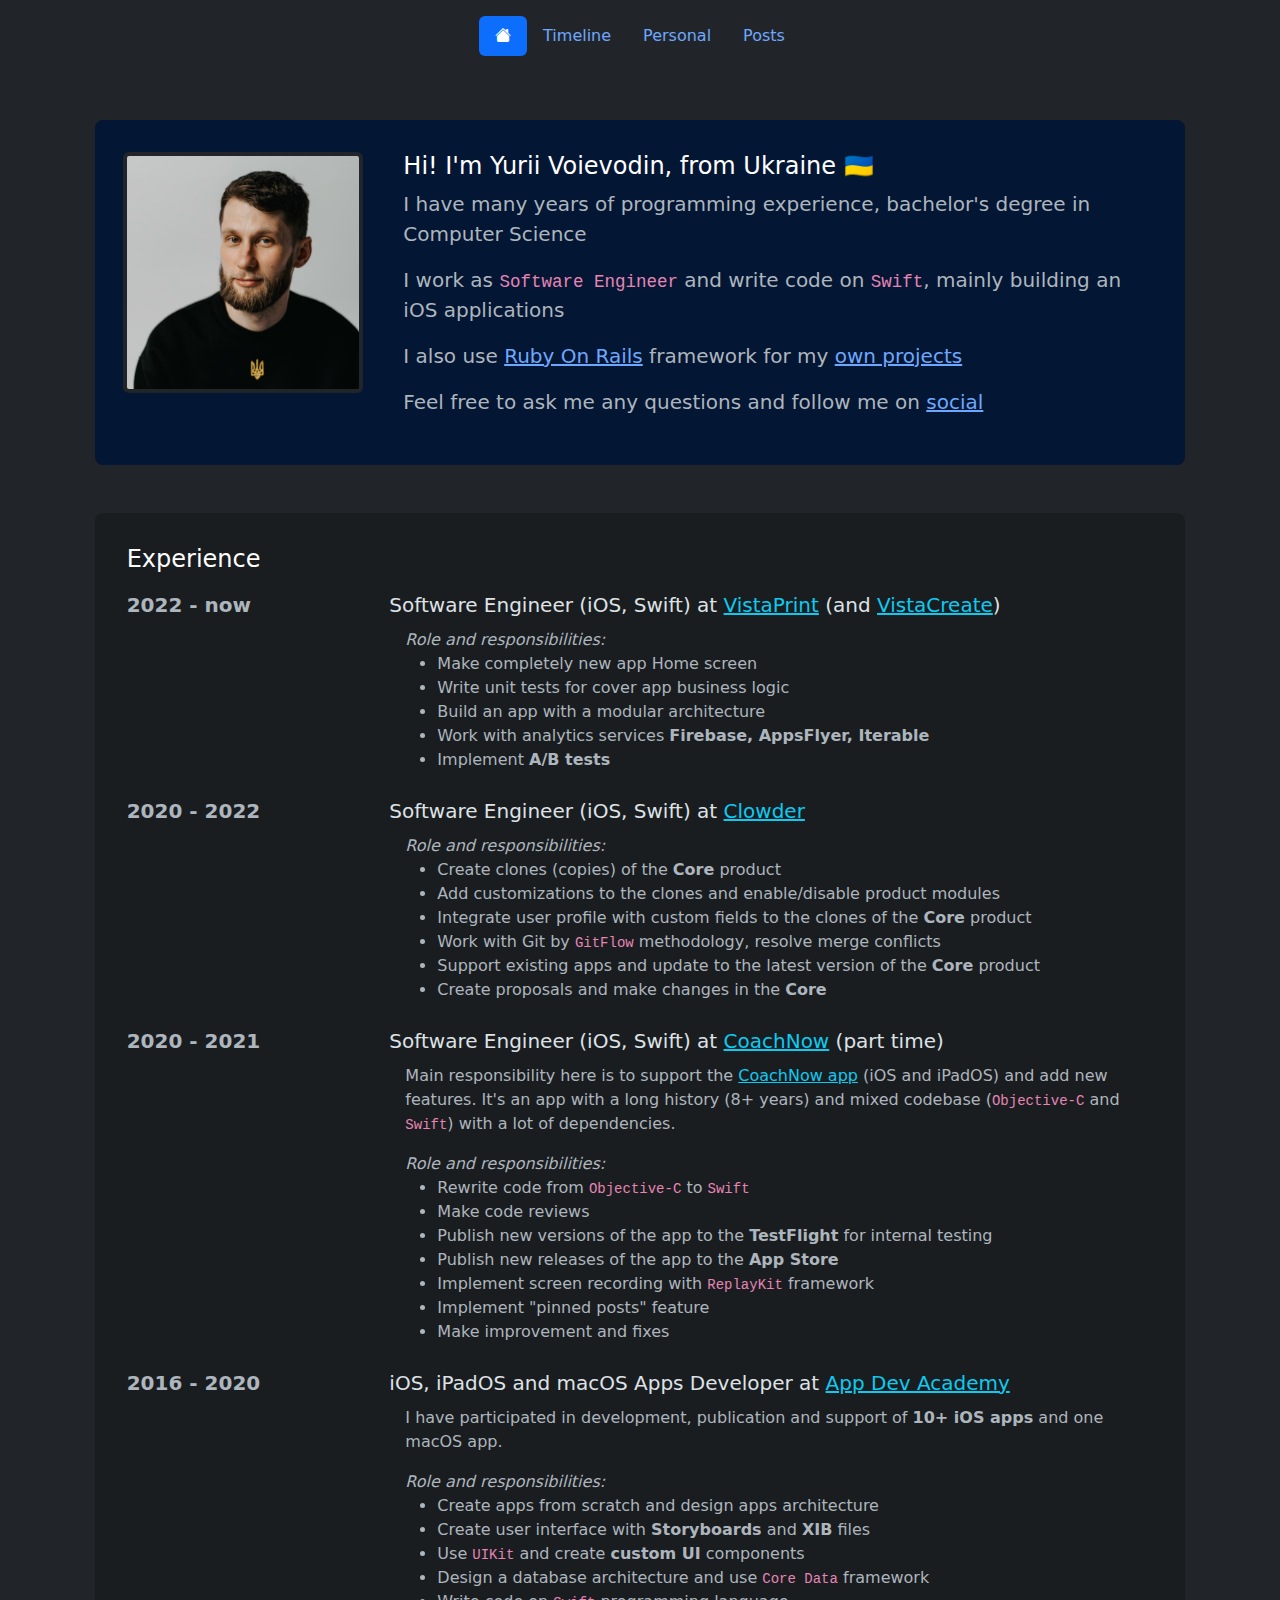
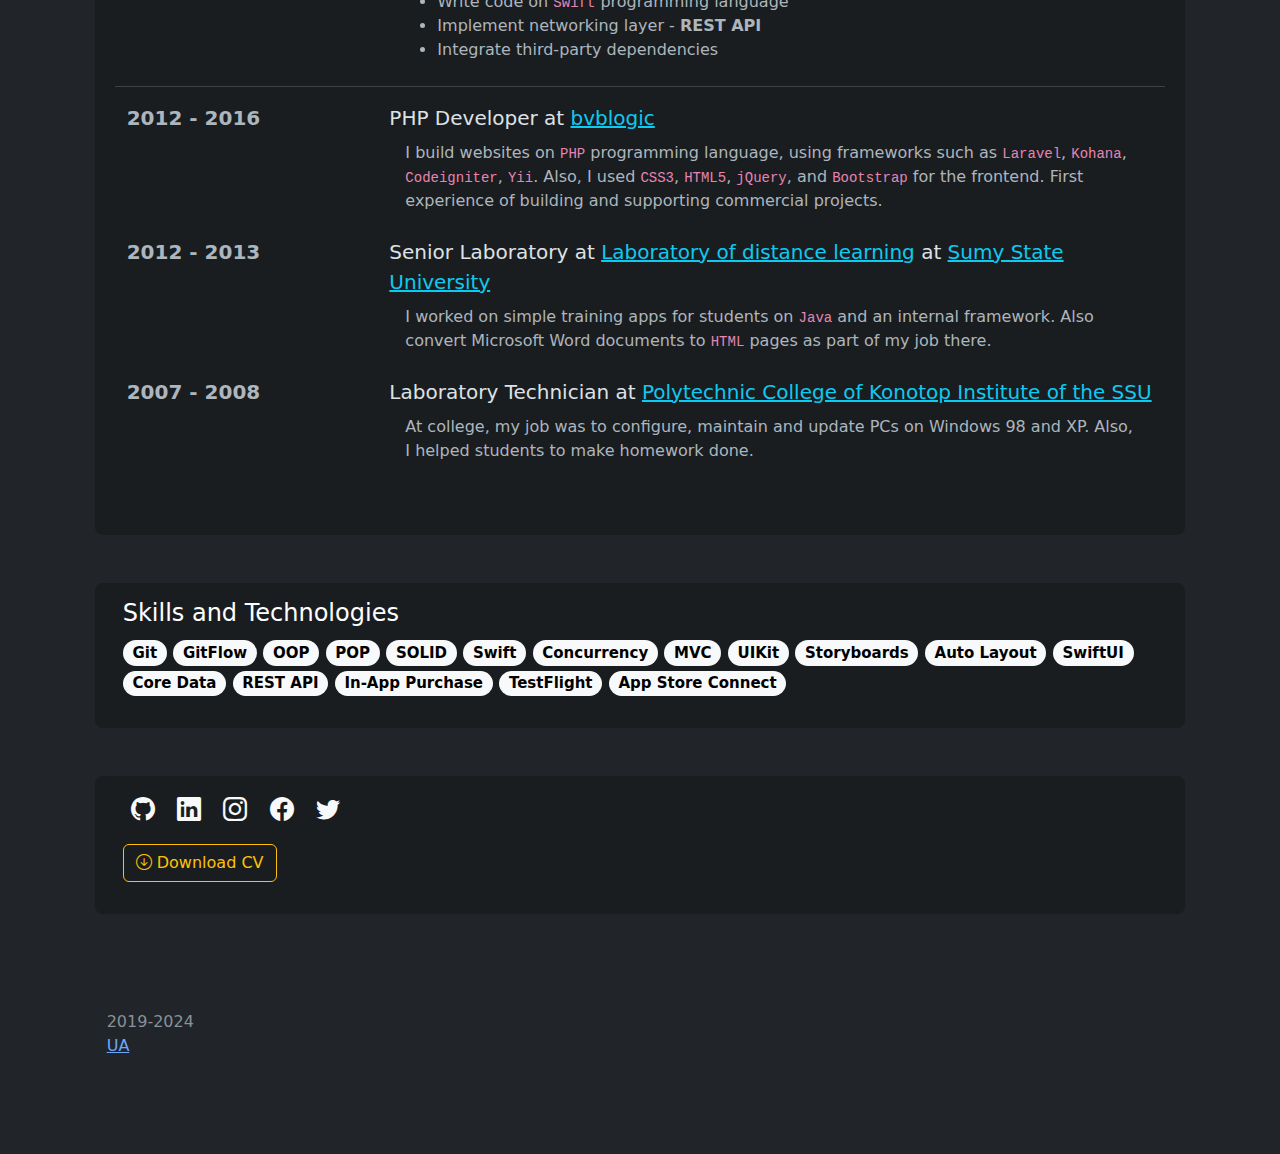
<file: index.html>
<!DOCTYPE html>
<html lang="ua" data-bs-theme="dark">
<head>
  <meta http-equiv="Content-Type" content="text/html; charset=UTF-8">
  <meta name="viewport" content="width=device-width, initial-scale=1, shrink-to-fit=no">
  <meta name="msapplication-TileColor" content="#da532c">
  <meta name="description" content="Software Engineer (iOS, Swift) from Ukraine" />
  <meta name="keywords" content="iOS, Developer, Engineer, Blog, Ukraine" />

  <!-- For new browsers - multisize ico  -->
  <link rel="icon" type="image/x-icon" sizes="16x16 32x32" href="favicon.ico">
  
  <!-- For iPad with high-resolution Retina display running iOS ≥ 7: -->
  <link rel="apple-touch-icon" sizes="152x152" href="favicon-152-precomposed.png">
  
  <!-- For iPad with high-resolution Retina display running iOS ≤ 6: -->
  <link rel="apple-touch-icon" sizes="144x144" href="favicon-144-precomposed.png">
  
  <!-- For iPhone with high-resolution Retina display running iOS ≥ 7: -->
  <link rel="apple-touch-icon" sizes="120x120" href="favicon-120-precomposed.png">
  
  <!-- For iPhone with high-resolution Retina display running iOS ≤ 6: -->
  <link rel="apple-touch-icon" sizes="114x114" href="favicon-114-precomposed.png">

  <title>Yurii Voievodin</title>

  <link rel="stylesheet" href="/assets/application-253e2981f7f11b87d0b4e9294ab5724bd1b063fa2e79de5fbb97c21307d810cc.css" data-turbo-track="reload" />
  <script type="importmap" data-turbo-track="reload">{
  "imports": {
    "application": "/assets/application-93f0769adf92766851dac7841b1d6daaf9ca2e2f51a0eb8d627e86469c422370.js",
    "bootstrap": "https://ga.jspm.io/npm:bootstrap@5.2.0-beta1/dist/js/bootstrap.esm.js",
    "@popperjs/core": "https://ga.jspm.io/npm:@popperjs/core@2.11.5/lib/index.js",
    "jquery": "https://code.jquery.com/jquery-3.6.0.min.js"
  }
}</script>
<link rel="modulepreload" href="/assets/application-93f0769adf92766851dac7841b1d6daaf9ca2e2f51a0eb8d627e86469c422370.js">
<link rel="modulepreload" href="https://ga.jspm.io/npm:bootstrap@5.2.0-beta1/dist/js/bootstrap.esm.js">
<link rel="modulepreload" href="https://ga.jspm.io/npm:@popperjs/core@2.11.5/lib/index.js">
<link rel="modulepreload" href="https://code.jquery.com/jquery-3.6.0.min.js">
<script type="module">import "application"</script>
</head>

<body><main><div class="container">
    <header class="d-flex justify-content-center py-3">
        <ul class="nav nav-pills">
            <a rel="nofollow" class="nav-link active" href="/">
            <i class="bi bi-house-fill"></i>
</a>            <li class="nav-item"><a class="nav-link " href="timeline.html">Timeline</a></li>
            <li class="nav-item"><a class="nav-link " href="personal.html">Personal</a></li>
            <li class="nav-item"><a class="nav-link" href="posts.html">Posts</a></li>
        </ul>
    </header>
</div>


<div class="col-10 mx-auto py-md-5">

    <div class="row fs-5 p-3 rounded-3 bg-primary-subtle">
        <div class="col-sm-3 mt-3">
            <img class="img-thumbnail border border-0" alt="Yurii Voievodin" src="/assets/new-8bf2e14fc5a8f0bb80a0eef43a3ba9a59cde1b3b0f367917a0d258787b59b8e2.jpeg" />
        </div>

        <div class="col">
            <div class="container-fluid py-3 px-3">
                <h4>Hi! I'm Yurii Voievodin, from Ukraine 🇺🇦</h4>

                <p>I have many years of programming experience, bachelor's degree in Computer Science</p>

                <p>I work as <code class="prettyprint">Software Engineer</code> and write code on <code class="prettyprint">Swift</code>, mainly building an iOS applications</p>

                <p>I also use <a href="https://rubyonrails.org" rel="nofollow" target="_blank">Ruby On Rails</a> framework for my <a href="/projects.html" rel="nofollow" target="_blank">own projects</a></p>

                <p>Feel free to ask me any questions and follow me on <a href="https://www.instagram.com/yurii.voievodin" rel="nofollow" target="_blank">social</a></p>
            </div>
        </div>
    </div>

    <div class="row fs-5 p-3 mt-5 bg-dark-subtle rounded-3">
        <div class="container-fluid py-3 px-3">
    <h4>Experience</h4>

    <dl class="row mt-3">

        <dt class="col-sm-3">2022 - now</dt>
        <dd class="col-sm-9"><span class="text-secondary-emphasis">Software Engineer (iOS, Swift) at <a href="https://www.vistaprint.com" rel="nofollow" target="_blank" class="link-info">VistaPrint</a> (and <a href="https://create.vista.com" rel="nofollow" target="_blank" class="link-info">VistaCreate</a>)</span>
            <div class="fs-6 fw-light mt-2 px-3">
                <i>Role and responsibilities:</i>
                <ul class="fs-6 fw-light">
                    <li>Make completely new app Home screen</li>
                    <li>Write unit tests for cover app business logic</li>
                    <li>Build an app with a modular architecture</li>
                    <li>Work with analytics services <span class="fw-bold">Firebase, AppsFlyer, Iterable</span></li>
                    <li>Implement <span class="fw-bold">A/B tests</span></li>
                </ul>
            </div>
        </dd>

        <dt class="col-sm-3">2020 - 2022</dt>
        <dd class="col-sm-9"><span class="text-secondary-emphasis">Software Engineer (iOS, Swift) at <a href="https://www.clowder.com" rel="nofollow" target="_blank" class="link-info">Clowder</a></span>
            <div class="fs-6 fw-light mt-2 px-3">
                <i>Role and responsibilities:</i>
                <ul class="fs-6 fw-light">
                    <li>Create clones (copies) of the <span class="fw-bold">Core</span> product</li>
                    <li>Add customizations to the clones and enable/disable product modules</li>
                    <li>Integrate user profile with custom fields to the clones of the <span class="fw-bold">Core</span> product</li>
                    <li>Work with Git by <code>GitFlow</code> methodology, resolve merge conflicts</li>
                    <li>Support existing apps and update to the latest version of the <span class="fw-bold">Core</span> product</li>
                    <li>Create proposals and make changes in the <span class="fw-bold">Core</span></li>
                </ul>
            </div>
        </dd>

        <dt class="col-sm-3">2020 - 2021</dt>
        <dd class="col-sm-9"><span class="text-secondary-emphasis">Software Engineer (iOS, Swift) at <a href="https://coachnow.io" rel="nofollow" target="_blank" class="link-info">CoachNow</a> (part time)</span>
            <p class="fs-6 fw-light mt-2 px-3">
                Main responsibility here is to support the <a href="https://apps.apple.com/app/coachnow-coaching-platform/id596598472" rel="nofollow" target="_blank" class="link-info">CoachNow app</a> (iOS and iPadOS) and add new features. It's an app with a long history (8+ years) and mixed codebase (<code>Objective-C</code> and <code>Swift</code>) with a lot of dependencies.
            </p>
            <div class="fs-6 fw-light px-3">
                <i>Role and responsibilities:</i>
                <ul class="fs-6 fw-light">
                    <li>Rewrite code from <code>Objective-C</code> to <code>Swift</code></li>
                    <li>Make code reviews</li>
                    <li>Publish new versions of the app to the <span class="fw-bold">TestFlight</span> for internal testing</li>
                    <li>Publish new releases of the app to the <span class="fw-bold">App Store</span></li>
                    <li>Implement screen recording with <code>ReplayKit</code> framework</li>
                    <li>Implement "pinned posts" feature</li>
                    <li>Make improvement and fixes</li>
                </ul>
            </div>
        </dd>

        <dt class="col-sm-3">2016 - 2020</dt>
        <dd class="col-sm-9"><span class="text-secondary-emphasis">iOS, iPadOS and macOS Apps Developer at <a href="https://www.appdev.academy" rel="nofollow" target="_blank" class="link-info">App Dev Academy</a></span>
            <p class="fs-6 fw-light mt-2 px-3">I have participated in development, publication and support of <span class="fw-bold">10+ iOS apps</span> and one macOS app.</p>
            <div class="fs-6 fw-light px-3">
                <i>Role and responsibilities:</i>
                <ul class="fs-6 fw-light">
                    <li>Create apps from scratch and design apps architecture</li>
                    <li>Create user interface with <span class="fw-bold">Storyboards</span> and <span class="fw-bold">XIB</span> files</li>
                    <li>Use <code>UIKit</code> and create <span class="fw-bold">custom UI</span> components</li>
                    <li>Design a database architecture and use <code>Core Data</code> framework</li>
                    <li>Write code on <code>Swift</code> programming language</li>
                    <li>Implement networking layer - <span class="fw-bold">REST API</span></li>
                    <li>Integrate third-party dependencies</li>
                </ul>
            </div>
        </dd>

        <hr>

        <dt class="col-sm-3">2012 - 2016</dt>
        <dd class="col-sm-9"><span class="text-secondary-emphasis">PHP Developer at <a href="https://bvblogic.com" rel="nofollow" target="_blank" class="link-info">bvblogic</a></span>

            <p class="fs-6 fw-light mt-2 px-3">I build websites on <code>PHP</code> programming language, using frameworks such as <code>Laravel</code>, <code>Kohana</code>, <code>Codeigniter</code>, <code>Yii</code>. Also, I used <code>CSS3</code>, <code>HTML5</code>, <code>jQuery</code>, and <code>Bootstrap</code> for the frontend. 
            First experience of building and supporting commercial projects.</p>
        </dd>

        <dt class="col-sm-3">2012 - 2013</dt>
        <dd class="col-sm-9"><span class="text-secondary-emphasis">Senior Laboratory at <a href="https://dl.sumdu.edu.ua/en" rel="nofollow" target="_blank" class="link-info">Laboratory of distance learning</a> at <a href="https://sumdu.edu.ua/int/en" rel="nofollow" target="_blank" class="link-info">Sumy State University</a></span>

            <p class="fs-6 fw-light mt-2 px-3">I worked on simple training apps for students on <code>Java</code> and an internal framework. Also convert Microsoft Word documents to <code>HTML</code> pages as part of my job there.</p>
        </dd>

        <dt class="col-sm-3">2007 - 2008</dt>
        <dd class="col-sm-9"><span class="text-secondary-emphasis">Laboratory Technician at <a href="https://kpt.sumdu.edu.ua" rel="nofollow" target="_blank" class="link-info">Polytechnic College of Konotop Institute of the SSU</a></span>

            <p class="fs-6 fw-light mt-2 px-3">At college, my job was to configure, maintain and update PCs on Windows 98 and XP. Also, I helped students to make homework done.</p>
        </dd>
    </dl>
</div>
    </div>

    <div class="row fs-5 p-3 mt-5 bg-dark-subtle rounded-3">
    <div class="col">
        <div class="row">
            <h4>Skills and Technologies</h4>
            <p>
                <span class="badge rounded-pill text-bg-light">Git</span>
                <span class="badge rounded-pill text-bg-light">GitFlow</span>
                <span class="badge rounded-pill text-bg-light">OOP</span>
                <span class="badge rounded-pill text-bg-light">POP</span>
                <span class="badge rounded-pill text-bg-light">SOLID</span>
                <span class="badge rounded-pill text-bg-light">Swift</span>
                <span class="badge rounded-pill text-bg-light">Concurrency</span>
                <span class="badge rounded-pill text-bg-light">MVC</span>
                <span class="badge rounded-pill text-bg-light">UIKit</span>
                <span class="badge rounded-pill text-bg-light">Storyboards</span>
                <span class="badge rounded-pill text-bg-light">Auto Layout</span>
                <span class="badge rounded-pill text-bg-light">SwiftUI</span>
                <span class="badge rounded-pill text-bg-light">Core Data</span>
                <span class="badge rounded-pill text-bg-light">REST API</span>
                <span class="badge rounded-pill text-bg-light">In-App Purchase</span>
                <span class="badge rounded-pill text-bg-light">TestFlight</span>
                <span class="badge rounded-pill text-bg-light">App Store Connect</span>
            </p>
        </div>
    </div>
</div>


    <div class="row fs-5 p-3 mt-5 bg-dark-subtle rounded-3">
    <div class="col">
        <div class="row">
            <div>
                <span class="mx-2"><a href="https://github.com/yurii-voievodin" rel="nofollow" target="_blank" class="link-light"><i class="bi bi-github fs-4"></i></a></span>

                <span class="mx-2"><a href="https://www.linkedin.com/in/yurivoevodin" rel="nofollow" target="_blank" class="link-light"><i class="bi bi-linkedin fs-4"></i></a></span>

                <span class="mx-2"><a href="https://www.instagram.com/yurii.voievodin" rel="nofollow" target="_blank" class="link-light"><i class="bi bi-instagram fs-4"></i></a></span>

                <span class="mx-2"><a href="https://www.facebook.com/yurii.voievodin" rel="nofollow" target="_blank" class="link-light"><i class="bi bi-facebook fs-4"></i></a></span>

                <span class="mx-2"><a href="https://twitter.com/yurii_voievodin" rel="nofollow" target="_blank" class="link-light"><i class="bi bi-twitter fs-4"></i></a></span>
            </div>
            <div class="my-3"><a href="/Yurii_Voievodin_CV.pdf" class="btn btn-outline-warning" target="_blank"><i class="bi bi-arrow-down-circle"></i> Download CV</a></div>
        </div>
    </div>
</div>


    <footer class="pt-5 my-5 text-muted">
	<ul class="list-unstyled text-small">
		<li>2019-2024</li>
		<li><a href="/ua.html">UA</a></li>
	</ul>
</footer>


</div>
</main></body>
</html>
</file>
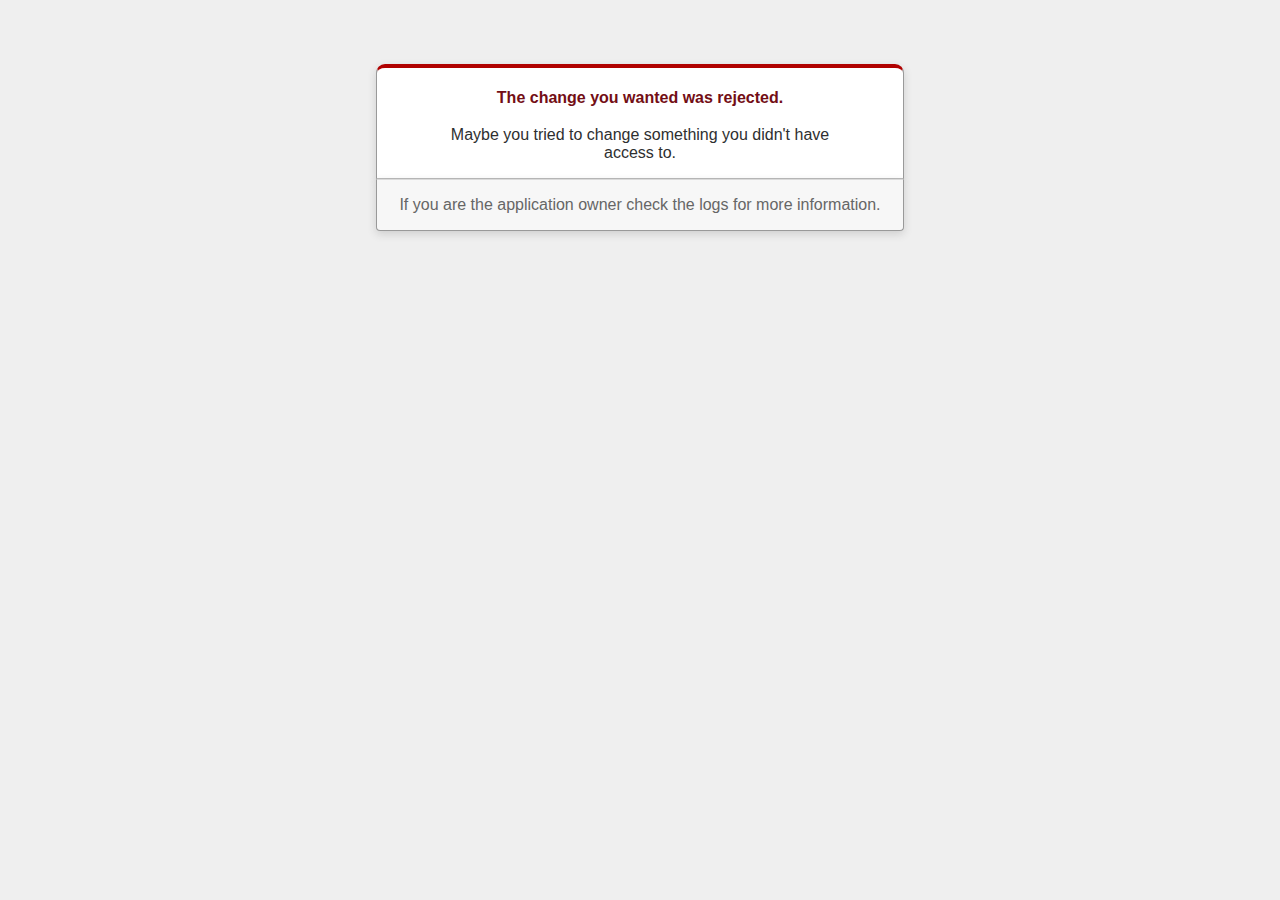
<file: 422.html>
<!DOCTYPE html>
<html>
<head>
  <title>The change you wanted was rejected (422)</title>
  <meta name="viewport" content="width=device-width,initial-scale=1">
  <style>
  .rails-default-error-page {
    background-color: #EFEFEF;
    color: #2E2F30;
    text-align: center;
    font-family: arial, sans-serif;
    margin: 0;
  }

  .rails-default-error-page div.dialog {
    width: 95%;
    max-width: 33em;
    margin: 4em auto 0;
  }

  .rails-default-error-page div.dialog > div {
    border: 1px solid #CCC;
    border-right-color: #999;
    border-left-color: #999;
    border-bottom-color: #BBB;
    border-top: #B00100 solid 4px;
    border-top-left-radius: 9px;
    border-top-right-radius: 9px;
    background-color: white;
    padding: 7px 12% 0;
    box-shadow: 0 3px 8px rgba(50, 50, 50, 0.17);
  }

  .rails-default-error-page h1 {
    font-size: 100%;
    color: #730E15;
    line-height: 1.5em;
  }

  .rails-default-error-page div.dialog > p {
    margin: 0 0 1em;
    padding: 1em;
    background-color: #F7F7F7;
    border: 1px solid #CCC;
    border-right-color: #999;
    border-left-color: #999;
    border-bottom-color: #999;
    border-bottom-left-radius: 4px;
    border-bottom-right-radius: 4px;
    border-top-color: #DADADA;
    color: #666;
    box-shadow: 0 3px 8px rgba(50, 50, 50, 0.17);
  }
  </style>
</head>

<body class="rails-default-error-page">
  <!-- This file lives in public/422.html -->
  <div class="dialog">
    <div>
      <h1>The change you wanted was rejected.</h1>
      <p>Maybe you tried to change something you didn't have access to.</p>
    </div>
    <p>If you are the application owner check the logs for more information.</p>
  </div>
</body>
</html>
</file>
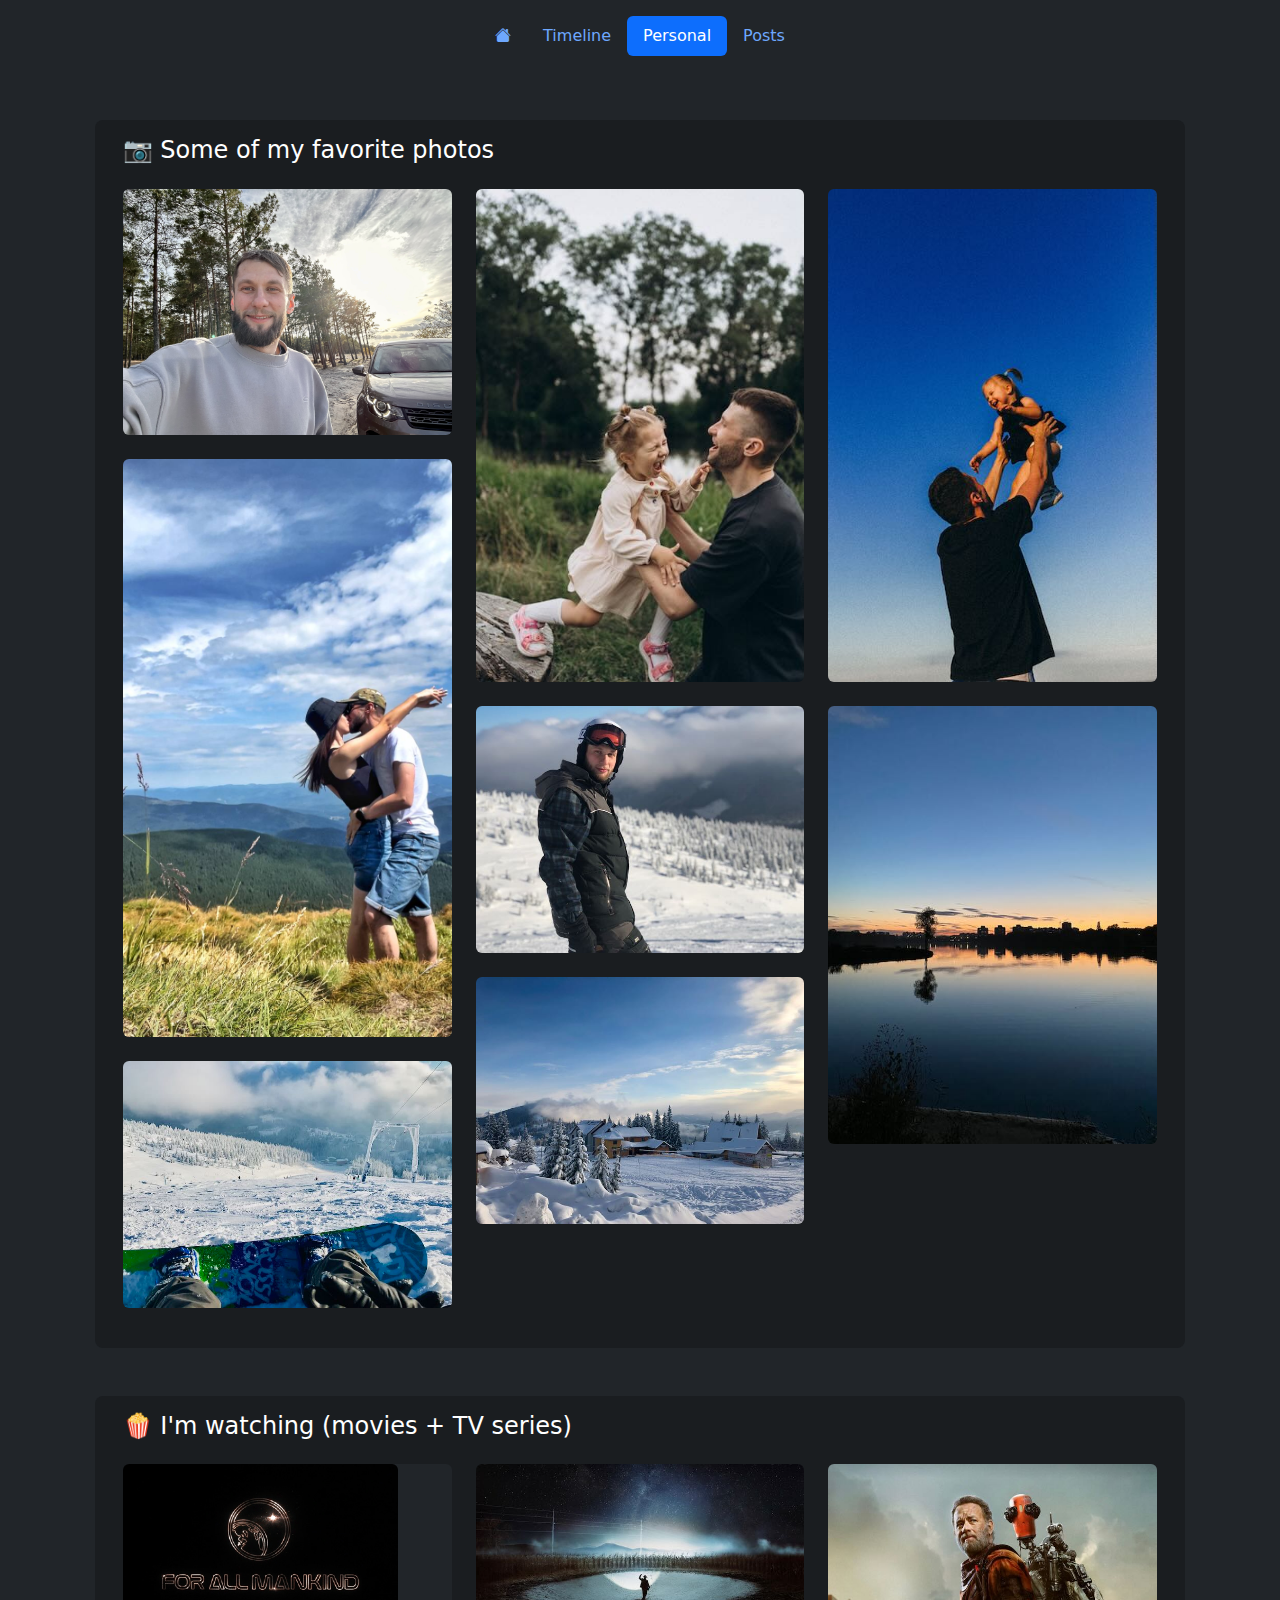
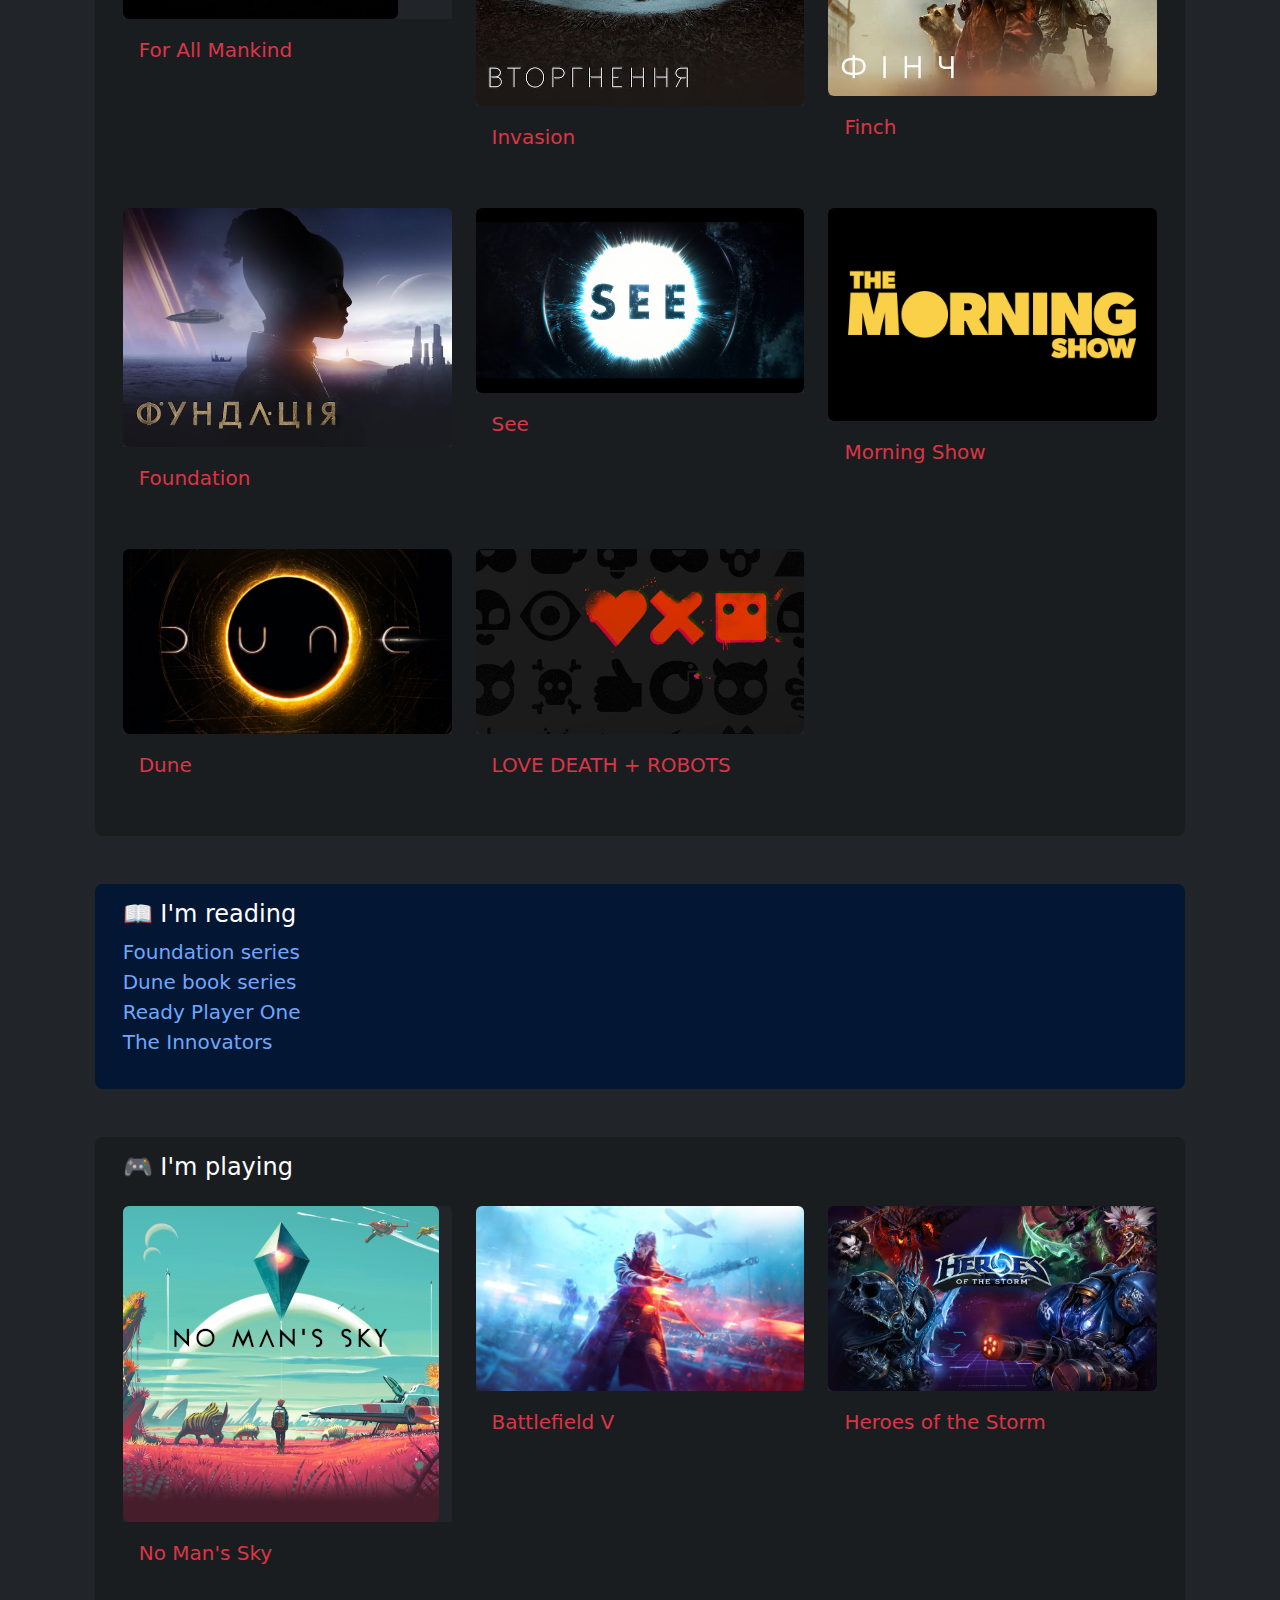
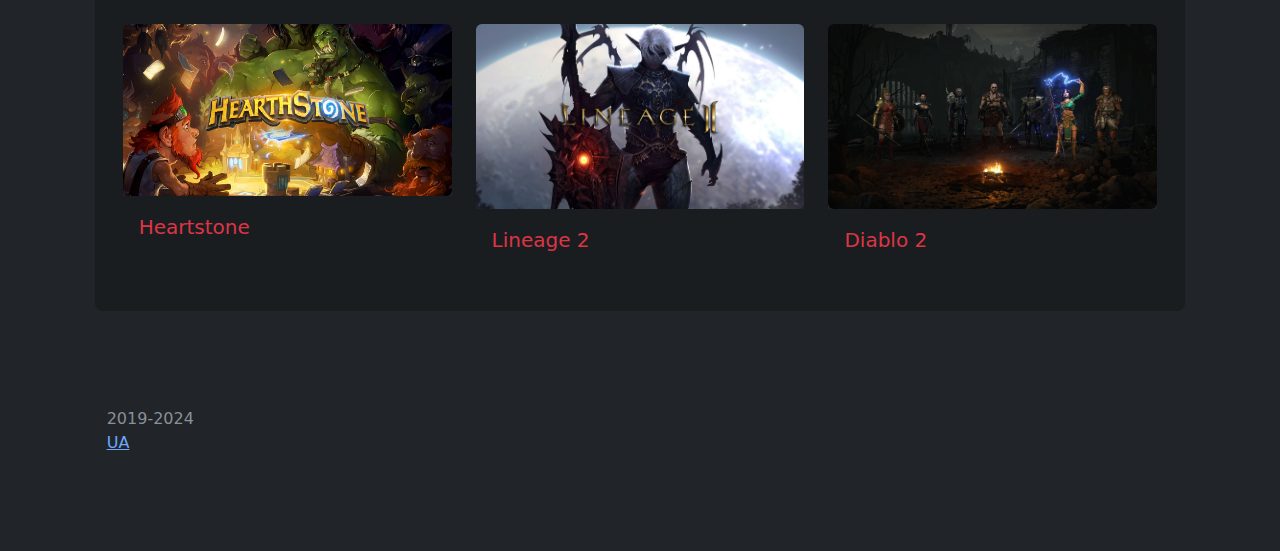
<file: personal.html>
<!DOCTYPE html>
<html lang="ua" data-bs-theme="dark">
<head>
  <meta http-equiv="Content-Type" content="text/html; charset=UTF-8">
  <meta name="viewport" content="width=device-width, initial-scale=1, shrink-to-fit=no">
  <meta name="msapplication-TileColor" content="#da532c">
  <meta name="description" content="Software Engineer (iOS, Swift) from Ukraine" />
  <meta name="keywords" content="iOS, Developer, Engineer, Blog, Ukraine" />

  <!-- For new browsers - multisize ico  -->
  <link rel="icon" type="image/x-icon" sizes="16x16 32x32" href="favicon.ico">
  
  <!-- For iPad with high-resolution Retina display running iOS ≥ 7: -->
  <link rel="apple-touch-icon" sizes="152x152" href="favicon-152-precomposed.png">
  
  <!-- For iPad with high-resolution Retina display running iOS ≤ 6: -->
  <link rel="apple-touch-icon" sizes="144x144" href="favicon-144-precomposed.png">
  
  <!-- For iPhone with high-resolution Retina display running iOS ≥ 7: -->
  <link rel="apple-touch-icon" sizes="120x120" href="favicon-120-precomposed.png">
  
  <!-- For iPhone with high-resolution Retina display running iOS ≤ 6: -->
  <link rel="apple-touch-icon" sizes="114x114" href="favicon-114-precomposed.png">

  <title>Yurii Voievodin - Personal</title>

  <link rel="stylesheet" href="/assets/application-253e2981f7f11b87d0b4e9294ab5724bd1b063fa2e79de5fbb97c21307d810cc.css" data-turbo-track="reload" />
  <script type="importmap" data-turbo-track="reload">{
  "imports": {
    "application": "/assets/application-93f0769adf92766851dac7841b1d6daaf9ca2e2f51a0eb8d627e86469c422370.js",
    "bootstrap": "https://ga.jspm.io/npm:bootstrap@5.2.0-beta1/dist/js/bootstrap.esm.js",
    "@popperjs/core": "https://ga.jspm.io/npm:@popperjs/core@2.11.5/lib/index.js",
    "jquery": "https://code.jquery.com/jquery-3.6.0.min.js"
  }
}</script>
<link rel="modulepreload" href="/assets/application-93f0769adf92766851dac7841b1d6daaf9ca2e2f51a0eb8d627e86469c422370.js">
<link rel="modulepreload" href="https://ga.jspm.io/npm:bootstrap@5.2.0-beta1/dist/js/bootstrap.esm.js">
<link rel="modulepreload" href="https://ga.jspm.io/npm:@popperjs/core@2.11.5/lib/index.js">
<link rel="modulepreload" href="https://code.jquery.com/jquery-3.6.0.min.js">
<script type="module">import "application"</script>
</head>

<body><main><div class="container">
    <header class="d-flex justify-content-center py-3">
        <ul class="nav nav-pills">
            <a rel="nofollow" class="nav-link " href="/">
            <i class="bi bi-house-fill"></i>
</a>            <li class="nav-item"><a class="nav-link " href="timeline.html">Timeline</a></li>
            <li class="nav-item"><a class="nav-link active" href="personal.html">Personal</a></li>
            <li class="nav-item"><a class="nav-link" href="posts.html">Posts</a></li>
        </ul>
    </header>
</div>


<div class="col-10 mx-auto py-md-5">

    <div class="row fs-5 p-3 bg-dark-subtle rounded-3">
        <div class="col">

            <h4>📷 Some of my favorite photos</h4>

            <div class="row mt-4">
                <div class="col-lg-4 col-md-12 mb-4 mb-lg-0">

                    <img class="w-100 shadow-1-strong rounded mb-4" src="/assets/photos/10-d51ba9557758ce005ead349097c97a1f3be79c779d3c43802d99f5de17c2d023.jpeg" />
                    <img class="w-100 shadow-1-strong rounded mb-4" src="/assets/photos/11-de7df9bc64d95ab73614c9c4967e0e9b30181f7081381daaf7464f1f5c7f4b40.jpeg" />
                    <img class="w-100 shadow-1-strong rounded mb-4" src="/assets/photos/3-794e21dc48aaef93422c05e7a7a20ab3abf764c309e380fecb34437b85441087.jpeg" />

                </div>
                <div class="col-lg-4 col-md-12 mb-4 mb-lg-0">

                    <img class="w-100 shadow-1-strong rounded mb-4" src="/assets/photos/7-6feac4b826d3db147a2ad80f25f9d7c6c8bcc2baba2338dbcf8786f61d4c9eea.jpeg" />
                    <img class="w-100 shadow-1-strong rounded mb-4" src="/assets/photos/2-2c4aa6421ba255dd24b5ccbf16188a26f80da0f7632abe26768cbdbd3d7a7045.jpeg" />
                    <img class="w-100 shadow-1-strong rounded mb-4" src="/assets/photos/1-e117a4090aab8ee86689000a0d3d7f29515ef1caf8f4a46961c61cea3bbda8d8.jpeg" />

                </div>
                <div class="col-lg-4 col-md-12 mb-4 mb-lg-0">

                    <img class="w-100 shadow-1-strong rounded mb-4" src="/assets/photos/8-42c7d300db71558e73d23822d72163eaacab168b8564d557302afb5c2df12904.jpeg" />
                    <img class="w-100 shadow-1-strong rounded mb-4" src="/assets/photos/9-a01cf3da82b92ea9aad86f3586fde4990e606ad8d00e86847b43d7382d5be5c6.jpeg" />

                </div>
            </div>
        </div>
    </div>

    <div class="row fs-5 p-3 mt-5 bg-dark-subtle rounded-3" >
        <div class="container">
            <div class="row">
                <div class="col-12">
                    <h4>🍿 I'm watching (movies + TV series)</h4>
                </div>


                <div class="col-md-6 col-lg-4">
                    <div class="card my-3 border-0">
                        <div class="card-thumbnail">
                            <img class="rounded img-fluid" src="/assets/movies/famk-3920128c7c6baaa79a852fce91e8d1313d44acf5745e07763cc8a4a2e5c7657b.png" />
                        </div>
                        <div class="card-body bg-dark-subtle">
                            <div class="card-title">
                                <a href="https://en.wikipedia.org/wiki/For_All_Mankind_(TV_series)" rel="nofollow" target="_blank" class="link-danger text-decoration-none">For All Mankind</a>
                            </div>
                        </div>
                    </div>
                </div>


                <div class="col-md-6 col-lg-4">
                    <div class="card my-3 border-0">
                        <div class="card-thumbnail">
                            <img class="rounded img-fluid" src="/assets/movies/Invasion-835997d3fd519e2cc9d38da176c1924f38173b2eb7ead00242c0753d5a6a9e97.jpeg" />
                        </div>
                        <div class="card-body bg-dark-subtle">
                            <div class="card-title">
                                <a href="https://en.wikipedia.org/wiki/Invasion_(2021_TV_series)" rel="nofollow" target="_blank" class="link-danger text-decoration-none">Invasion</a>
                            </div>
                        </div>
                    </div>
                </div>


                <div class="col-md-6 col-lg-4">
                    <div class="card my-3 border-0">
                        <div class="card-thumbnail">
                            <img class="rounded img-fluid" src="/assets/movies/Finch-3511f8c699ed1db8d1edeedd8b51c9032ff6fd24a9b3dfd62066ba04cffe6a9d.jpeg" />
                        </div>
                        <div class="card-body bg-dark-subtle">
                            <div class="card-title">
                                <a href="https://en.wikipedia.org/wiki/Finch_(film)" rel="nofollow" target="_blank" class="link-danger text-decoration-none">Finch</a>
                            </div>
                        </div>
                    </div>
                </div>


                <div class="col-md-6 col-lg-4">
                    <div class="card my-3 border-0">
                        <div class="card-thumbnail">
                            <img class="rounded img-fluid" src="/assets/movies/foundation-65e81e68d9b5178096fa2c819d9aa07ac641a87c3a377e55df382e8e27365017.jpeg" />
                        </div>
                        <div class="card-body bg-dark-subtle">
                            <div class="card-title">
                                <a href="https://en.wikipedia.org/wiki/Foundation_(TV_series)" rel="nofollow" target="_blank" class="link-danger text-decoration-none">Foundation</a>
                            </div>
                        </div>
                    </div>
                </div>


                <div class="col-md-6 col-lg-4">
                    <div class="card my-3 border-0">
                        <div class="card-thumbnail">
                            <img class="rounded img-fluid" src="/assets/movies/see-c3c7a38688e311dc7cbde636c1e10f28470fd2cff46ba18f1ed5b12b39e30595.jpg" />
                        </div>
                        <div class="card-body bg-dark-subtle">
                            <div class="card-title">
                                <a href="https://en.wikipedia.org/wiki/See_(TV_series)" rel="nofollow" target="_blank" class="link-danger text-decoration-none">See</a>
                            </div>
                        </div>
                    </div>
                </div>


                <div class="col-md-6 col-lg-4">
                    <div class="card my-3 border-0">
                        <div class="card-thumbnail">
                            <img class="rounded img-fluid" src="/assets/movies/ms-ce5744ab66297e8a7ef1292d45c7508f6e5ba140dd6c9c7c6e892326dd42c6ff.png" />
                        </div>
                        <div class="card-body bg-dark-subtle">
                            <div class="card-title">
                                <a href="https://en.wikipedia.org/wiki/The_Morning_Show_(American_TV_series)" rel="nofollow" target="_blank" class="link-danger text-decoration-none">Morning Show</a>
                            </div>
                        </div>
                    </div>
                </div>


                <div class="col-md-6 col-lg-4">
                    <div class="card my-3 border-0">
                        <div class="card-thumbnail">
                            <img class="rounded img-fluid" src="/assets/movies/dune-aef5d8a9c5eb59b4949a912d62f188f01e8c59c79f9144aa78b08940855bf06e.jpg" />
                        </div>
                        <div class="card-body bg-dark-subtle">
                            <div class="card-title">
                                <a href="https://en.wikipedia.org/wiki/Dune_(2021_film)" rel="nofollow" target="_blank" class="link-danger text-decoration-none">Dune</a>
                            </div>
                        </div>
                    </div>
                </div>


                <div class="col-md-6 col-lg-4">
                    <div class="card my-3 border-0">
                        <div class="card-thumbnail">
                            <img class="rounded img-fluid" src="/assets/movies/ldr-fa72c25954cbbec5b018319b345a2e26efabb453bd32bcd24f731bf5b60b5189.jpg" />
                        </div>
                        <div class="card-body bg-dark-subtle">
                            <div class="card-title">
                                <a href="https://en.wikipedia.org/wiki/Love,_Death_%26_Robots" rel="nofollow" target="_blank" class="link-danger text-decoration-none">LOVE DEATH + ROBOTS</a>
                            </div>
                        </div>
                    </div>
                </div>

            </div>
        </div>
    </div>

    <div class="row fs-5 p-3 mt-5 bg-primary-subtle rounded-3">
        <div class="col">
            <h4>📖 I'm reading</h4>
            <ul class="list-unstyled">
                <li>
                    <a href="https://en.wikipedia.org/wiki/Foundation_series" rel="nofollow" target="_blank" class="text-decoration-none">Foundation series</a>
                </li>
                <li>
                    <a href="https://en.wikipedia.org/wiki/Dune_(franchise)" rel="nofollow" target="_blank" class="text-decoration-none">Dune book series</a>
                </li>
                <li>
                    <a href="https://en.wikipedia.org/wiki/Ready_Player_One" rel="nofollow" target="_blank" class="text-decoration-none">Ready Player One</a>
                </li>
                <li>
                    <a href="https://en.wikipedia.org/wiki/The_Innovators_(book)" rel="nofollow" target="_blank" class="text-decoration-none">The Innovators</a>
                </li>
            </ul>
        </div>
    </div>

    <div class="row fs-5 p-3 mt-5 bg-dark-subtle rounded-3" >
        <div class="container">
            <div class="row">
                <div class="col-12">
                    <h4>🎮 I'm playing</h4>
                </div>


                <div class="col-md-6 col-lg-4">
                    <div class="card my-3 border-0">
                        <div class="card-thumbnail">
                            <img class="rounded img-fluid" src="/assets/games/nms-f2ae28870564f4718b8d7df1cd54c42fd102e74ad557e034431ceea108896bb1.jpg" />
                        </div>
                        <div class="card-body bg-dark-subtle">
                            <div class="card-title fw-light">
                                <a href="https://en.wikipedia.org/wiki/No_Man&#39;s_Sky" rel="nofollow" target="_blank" class="link-danger text-decoration-none">No Man&#39;s Sky</a>
                            </div>
                        </div>
                    </div>
                </div>


                <div class="col-md-6 col-lg-4">
                    <div class="card my-3 border-0">
                        <div class="card-thumbnail">
                            <img class="rounded img-fluid" src="/assets/games/b5-70841a27159a2cca3fc726ca7442db9c69e267a3aecab6acae3c823f863f8800.jpg" />
                        </div>
                        <div class="card-body bg-dark-subtle">
                            <div class="card-title fw-light">
                                <a href="https://en.wikipedia.org/wiki/Battlefield_V" rel="nofollow" target="_blank" class="link-danger text-decoration-none">Battlefield V</a>
                            </div>
                        </div>
                    </div>
                </div>


                <div class="col-md-6 col-lg-4">
                    <div class="card my-3 border-0">
                        <div class="card-thumbnail">
                            <img class="rounded img-fluid" src="/assets/games/heroes_of_the_storm-f263bd95aafc08aa1164b7b404a214b9ad4a5e53eff98115d29d67325bbd266a.jpg" />
                        </div>
                        <div class="card-body bg-dark-subtle">
                            <div class="card-title fw-light">
                                <a href="https://en.wikipedia.org/wiki/Heroes_of_the_Storm" rel="nofollow" target="_blank" class="link-danger text-decoration-none">Heroes of the Storm</a>
                            </div>
                        </div>
                    </div>
                </div>


                <div class="col-md-6 col-lg-4">
                    <div class="card my-3 border-0">
                        <div class="card-thumbnail">
                            <img class="rounded img-fluid" src="/assets/games/heartstone-ffb0063352dcb783a6b7ee08b55ca38c0245e5d4855d7b3dd35a51fa03b0d4b0.jpg" />
                        </div>
                        <div class="card-body bg-dark-subtle">
                            <div class="card-title fw-light">
                                <a href="https://playhearthstone.com/en-us" rel="nofollow" target="_blank" class="link-danger text-decoration-none">Heartstone</a>
                            </div>
                        </div>
                    </div>
                </div>


                <div class="col-md-6 col-lg-4">
                    <div class="card my-3 border-0">
                        <div class="card-thumbnail">
                            <img class="rounded img-fluid" src="/assets/games/l2-82d8ddccec3db4efa91d41efbe6d4082d10e808d012418520dd3b4bd22aeccf9.jpg" />
                        </div>
                        <div class="card-body bg-dark-subtle">
                            <div class="card-title fw-light">
                                <a href="https://en.wikipedia.org/wiki/Lineage_II" rel="nofollow" target="_blank" class="link-danger text-decoration-none">Lineage 2</a>
                            </div>
                        </div>
                    </div>
                </div>


                <div class="col-md-6 col-lg-4">
                    <div class="card my-3 border-0">
                        <div class="card-thumbnail">
                            <img class="rounded img-fluid" src="/assets/games/d2-8de9955c8b33e2acc0f89779a148bca1523de1e7c4e72de332370504f4284b21.jpg" />
                        </div>
                        <div class="card-body bg-dark-subtle">
                            <div class="card-title fw-light">
                                <a href="https://en.wikipedia.org/wiki/Diablo_II" rel="nofollow" target="_blank" class="link-danger text-decoration-none">Diablo 2</a>
                            </div>
                        </div>
                    </div>
                </div>

            </div>
        </div>
    </div>

    <footer class="pt-5 my-5 text-muted">
	<ul class="list-unstyled text-small">
		<li>2019-2024</li>
		<li><a href="/ua.html">UA</a></li>
	</ul>
</footer>

</div></main></body>
</html>
</file>
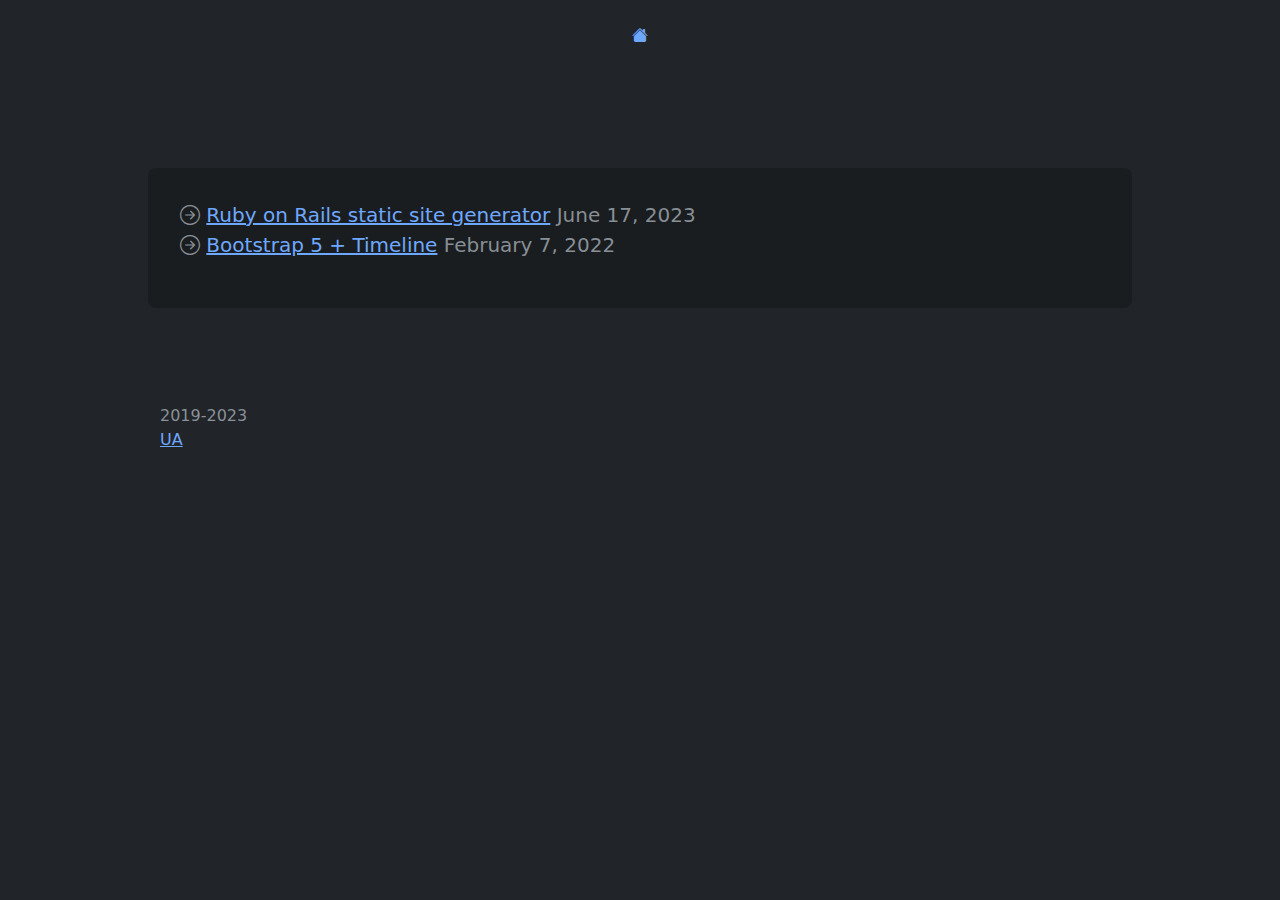
<file: posts.html>
<!DOCTYPE html>
<html lang="ua" data-bs-theme="dark">
<head>
  <meta http-equiv="Content-Type" content="text/html; charset=UTF-8">
  <meta name="viewport" content="width=device-width, initial-scale=1, shrink-to-fit=no">
  <meta name="msapplication-TileColor" content="#da532c">
  <meta name="description" content="Yurii Voievodin Personal Website" />
  <meta name="keywords" content="iOS,iPadOS,macOS,tvOS,iPhone,iPad,iMac,MacBook,Developer,Swift" />

  <!-- For new browsers - multisize ico  -->
  <link rel="icon" type="image/x-icon" sizes="16x16 32x32" href="favicon.ico">
  
  <!-- For iPad with high-resolution Retina display running iOS ≥ 7: -->
  <link rel="apple-touch-icon" sizes="152x152" href="favicon-152-precomposed.png">
  
  <!-- For iPad with high-resolution Retina display running iOS ≤ 6: -->
  <link rel="apple-touch-icon" sizes="144x144" href="favicon-144-precomposed.png">
  
  <!-- For iPhone with high-resolution Retina display running iOS ≥ 7: -->
  <link rel="apple-touch-icon" sizes="120x120" href="favicon-120-precomposed.png">
  
  <!-- For iPhone with high-resolution Retina display running iOS ≤ 6: -->
  <link rel="apple-touch-icon" sizes="114x114" href="favicon-114-precomposed.png">

  <title></title>

  <link rel="stylesheet" href="/assets/application-253e2981f7f11b87d0b4e9294ab5724bd1b063fa2e79de5fbb97c21307d810cc.css" data-turbo-track="reload" />
  <script type="importmap" data-turbo-track="reload">{
  "imports": {
    "application": "/assets/application-93f0769adf92766851dac7841b1d6daaf9ca2e2f51a0eb8d627e86469c422370.js",
    "bootstrap": "https://ga.jspm.io/npm:bootstrap@5.2.0-beta1/dist/js/bootstrap.esm.js",
    "@popperjs/core": "https://ga.jspm.io/npm:@popperjs/core@2.11.5/lib/index.js",
    "jquery": "https://code.jquery.com/jquery-3.6.0.min.js"
  }
}</script>
<link rel="modulepreload" href="/assets/application-93f0769adf92766851dac7841b1d6daaf9ca2e2f51a0eb8d627e86469c422370.js">
<script src="/assets/es-module-shims.min-d89e73202ec09dede55fb74115af9c5f9f2bb965433de1c2446e1faa6dac2470.js" async="async" data-turbo-track="reload"></script>
<script type="module">import "application"</script>
</head>

<body><main><div class="container">
      <header class="d-flex justify-content-center py-3">
        <ul class="nav nav-pills">
            <a rel="nofollow" class="nav-link" href="/">
                <i class="bi bi-house-fill"></i>
</a>        </ul>
    </header>
</div>

<div class="col-9 mx-auto py-md-5">

  <div class="row fs-5 p-3 mt-5 bg-dark-subtle rounded-3">
    <div class="container-fluid py-3 px-3">
        <ul class="list-unstyled">
            <li>
              <i class="bi bi-arrow-right-circle text-muted"></i>
              <a href="/posts/rails-static-pages.html">Ruby on Rails static site generator</a>
              <span class="text-muted">June 17, 2023</span>
          </li>
          <li>
              <i class="bi bi-arrow-right-circle text-muted"></i>
              <a href="/pages/bootstrap_5_timeline.html">Bootstrap 5 + Timeline</a>
              <span class="text-muted">February 7, 2022</span>
          </li>
      </ul>
  </div>
</div>

<footer class="pt-5 my-5 text-muted">
	<ul class="list-unstyled text-small">
		<li>2019-2023</li>
		<li><a href="/ua.html">UA</a></li>
	</ul>
</footer>

</div>
</main></body>
</html>
</file>
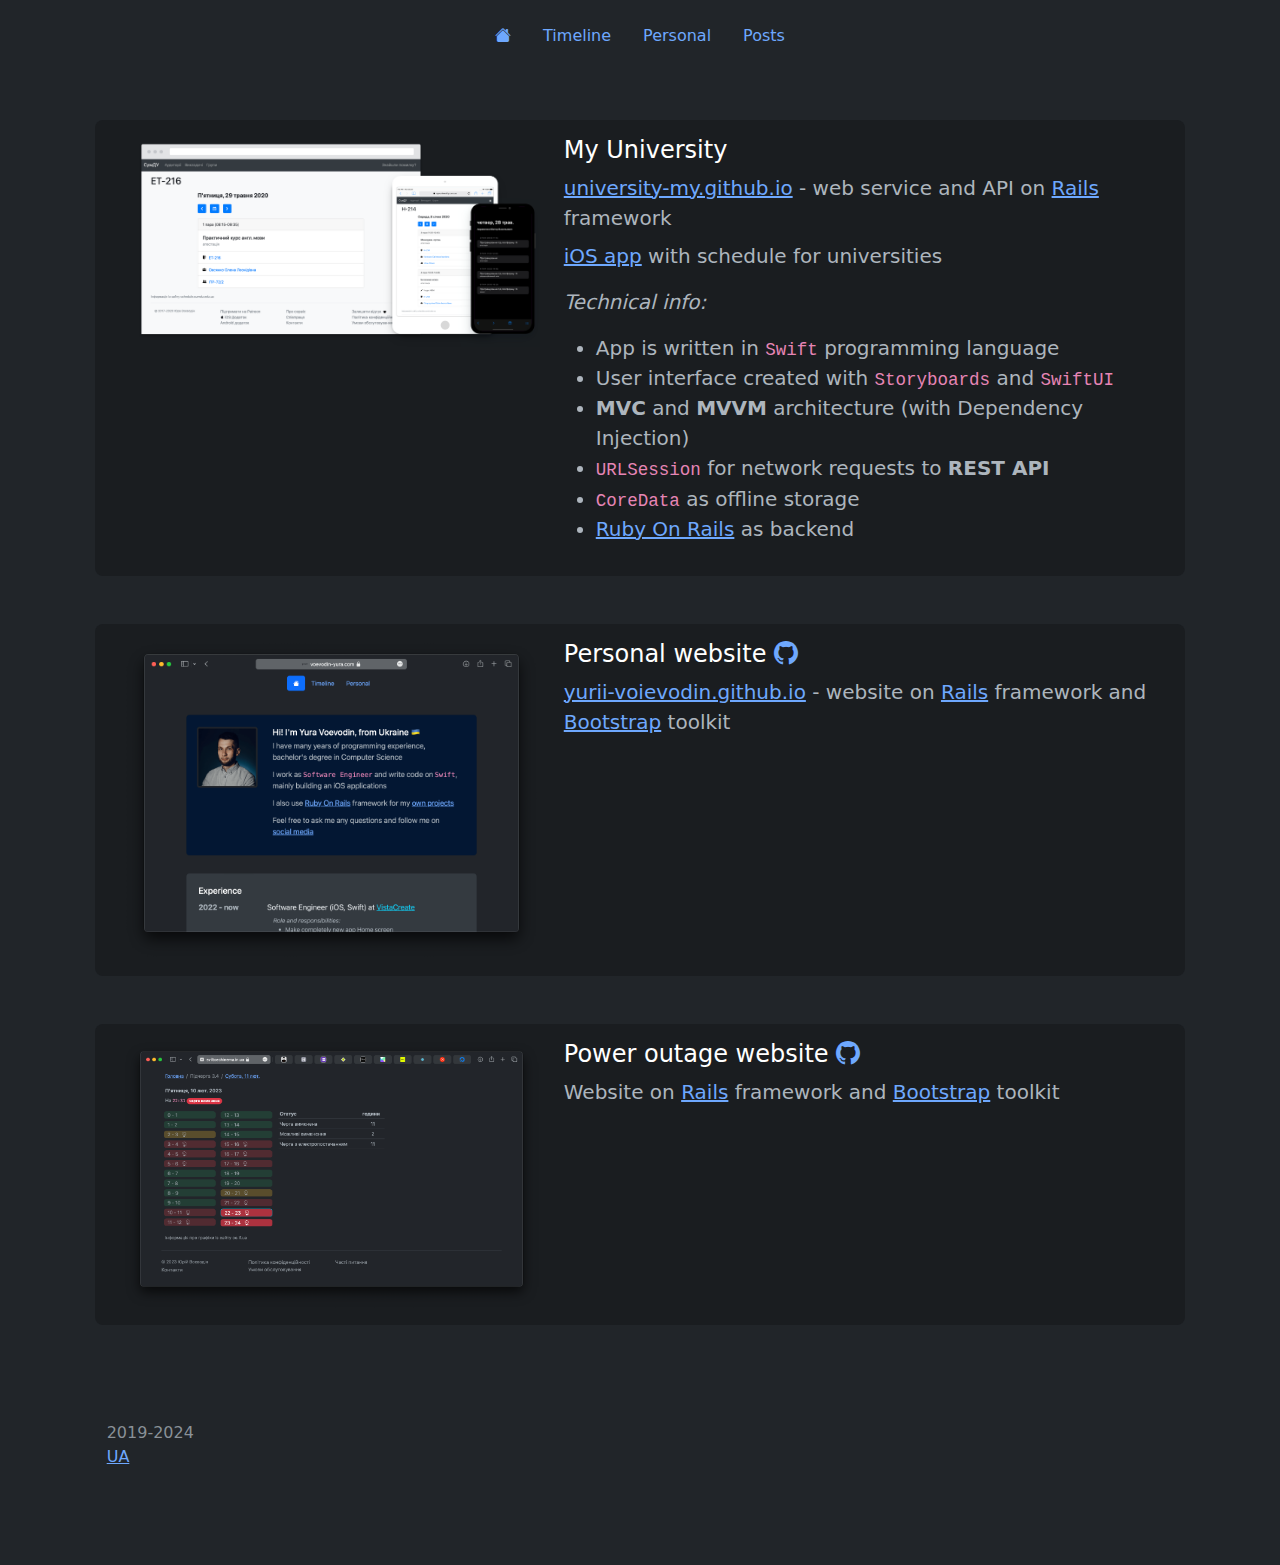
<file: projects.html>
<!DOCTYPE html>
<html lang="ua" data-bs-theme="dark">
<head>
  <meta http-equiv="Content-Type" content="text/html; charset=UTF-8">
  <meta name="viewport" content="width=device-width, initial-scale=1, shrink-to-fit=no">
  <meta name="msapplication-TileColor" content="#da532c">
  <meta name="description" content="Software Engineer (iOS, Swift) from Ukraine" />
  <meta name="keywords" content="iOS, Developer, Engineer, Blog, Ukraine" />

  <!-- For new browsers - multisize ico  -->
  <link rel="icon" type="image/x-icon" sizes="16x16 32x32" href="favicon.ico">
  
  <!-- For iPad with high-resolution Retina display running iOS ≥ 7: -->
  <link rel="apple-touch-icon" sizes="152x152" href="favicon-152-precomposed.png">
  
  <!-- For iPad with high-resolution Retina display running iOS ≤ 6: -->
  <link rel="apple-touch-icon" sizes="144x144" href="favicon-144-precomposed.png">
  
  <!-- For iPhone with high-resolution Retina display running iOS ≥ 7: -->
  <link rel="apple-touch-icon" sizes="120x120" href="favicon-120-precomposed.png">
  
  <!-- For iPhone with high-resolution Retina display running iOS ≤ 6: -->
  <link rel="apple-touch-icon" sizes="114x114" href="favicon-114-precomposed.png">

  <title>Yurii Voievodin - Projects</title>

  <link rel="stylesheet" href="/assets/application-253e2981f7f11b87d0b4e9294ab5724bd1b063fa2e79de5fbb97c21307d810cc.css" data-turbo-track="reload" />
  <script type="importmap" data-turbo-track="reload">{
  "imports": {
    "application": "/assets/application-93f0769adf92766851dac7841b1d6daaf9ca2e2f51a0eb8d627e86469c422370.js",
    "bootstrap": "https://ga.jspm.io/npm:bootstrap@5.2.0-beta1/dist/js/bootstrap.esm.js",
    "@popperjs/core": "https://ga.jspm.io/npm:@popperjs/core@2.11.5/lib/index.js",
    "jquery": "https://code.jquery.com/jquery-3.6.0.min.js"
  }
}</script>
<link rel="modulepreload" href="/assets/application-93f0769adf92766851dac7841b1d6daaf9ca2e2f51a0eb8d627e86469c422370.js">
<link rel="modulepreload" href="https://ga.jspm.io/npm:bootstrap@5.2.0-beta1/dist/js/bootstrap.esm.js">
<link rel="modulepreload" href="https://ga.jspm.io/npm:@popperjs/core@2.11.5/lib/index.js">
<link rel="modulepreload" href="https://code.jquery.com/jquery-3.6.0.min.js">
<script type="module">import "application"</script>
</head>

<body><main><div class="container">
    <header class="d-flex justify-content-center py-3">
        <ul class="nav nav-pills">
            <a rel="nofollow" class="nav-link " href="/">
            <i class="bi bi-house-fill"></i>
</a>            <li class="nav-item"><a class="nav-link " href="timeline.html">Timeline</a></li>
            <li class="nav-item"><a class="nav-link " href="personal.html">Personal</a></li>
            <li class="nav-item"><a class="nav-link" href="posts.html">Posts</a></li>
        </ul>
    </header>
</div>


<div class="col-10 mx-auto py-md-5">

    <div class="row fs-5 p-3 bg-dark-subtle rounded-3">

        <div class="col-sm-5">
            <img class="img-fluid" src="/assets/my-university-project-ef8271f5a2596fee54f0ed073cb0984a683d98a67639588cf808a4b185dbd33e.png" />
        </div>

        <div class="col">
            <h4>My University</h4>

            <ul class="list-unstyled">
                <li class="mb-2"><a href="https://university-my.github.io" rel="nofollow" target="_blank">university-my.github.io</a> - web service and API on <a href="https://rubyonrails.org" rel="nofollow" target="_blank">Rails</a> framework</li>
                <li class="mb-2"><a href="https://github.com/university-my/ios" rel="nofollow" target="_blank">iOS app</a> with schedule for universities</li>
            </ul>

            <p>
                <i>Technical info:</i>
                <ul>
                    <li>App is written in <code>Swift</code> programming language</li>
                    <li>User interface created with <code>Storyboards</code> and <code>SwiftUI</code></li>
                    <li><b>MVC</b> and <b>MVVM</b> architecture (with Dependency Injection)</li>
                    <li><code>URLSession</code> for network requests to <b>REST API</b></li>
                    <li><code>CoreData</code> as offline storage</li>
                    <li><a href="https://rubyonrails.org" rel="nofollow" target="_blank">Ruby On Rails</a> as backend</li>
                </ul>
            </p>
        </div>
    </div>

    <div class="row fs-5 p-3 mt-5 bg-dark-subtle rounded-3">

        <div class="col-sm-5">
            <img class="img-fluid" src="/assets/blog-dafb283cade7de52610776bfe600196908cf1f0030ebdb9f4690109ed5859bb9.png" />
        </div>

        <div class="col">
            <h4>Personal website <a href="https://github.com/yurii-voievodin/blog-rails" rel="nofollow" target="_blank"><i class="bi bi-github"></i></a></h4>

            <ul class="list-unstyled">
                <li><a href="https://yurii-voievodin.github.io" rel="nofollow" target="_blank">yurii-voievodin.github.io</a> - website on <a href="https://rubyonrails.org" rel="nofollow" target="_blank">Rails</a> framework and <a href="https://getbootstrap.com" rel="nofollow" target="_blank">Bootstrap</a> toolkit</li>
            </ul>
        </div>
    </div>

    <div class="row fs-5 p-3 mt-5 bg-dark-subtle rounded-3">

        <div class="col-sm-5">
            <img class="img-fluid" src="/assets/svitlo-944c96d4d9a37a64464cc537cd30ee06c6c2c07fbec6823bdcd1f00919b299f0.png" />
        </div>

        <div class="col">
            <h4>Power outage website <a href="https://github.com/yurii-voievodin/svitlo" rel="nofollow" target="_blank"><i class="bi bi-github"></i></a></h4>

            <ul class="list-unstyled">
                <li>Website on <a href="https://rubyonrails.org" rel="nofollow" target="_blank">Rails</a> framework and <a href="https://getbootstrap.com" rel="nofollow" target="_blank">Bootstrap</a> toolkit</li>
            </ul>
        </div>
    </div>

    <footer class="pt-5 my-5 text-muted">
	<ul class="list-unstyled text-small">
		<li>2019-2024</li>
		<li><a href="/ua.html">UA</a></li>
	</ul>
</footer>

</div>

</main></body>
</html>
</file>
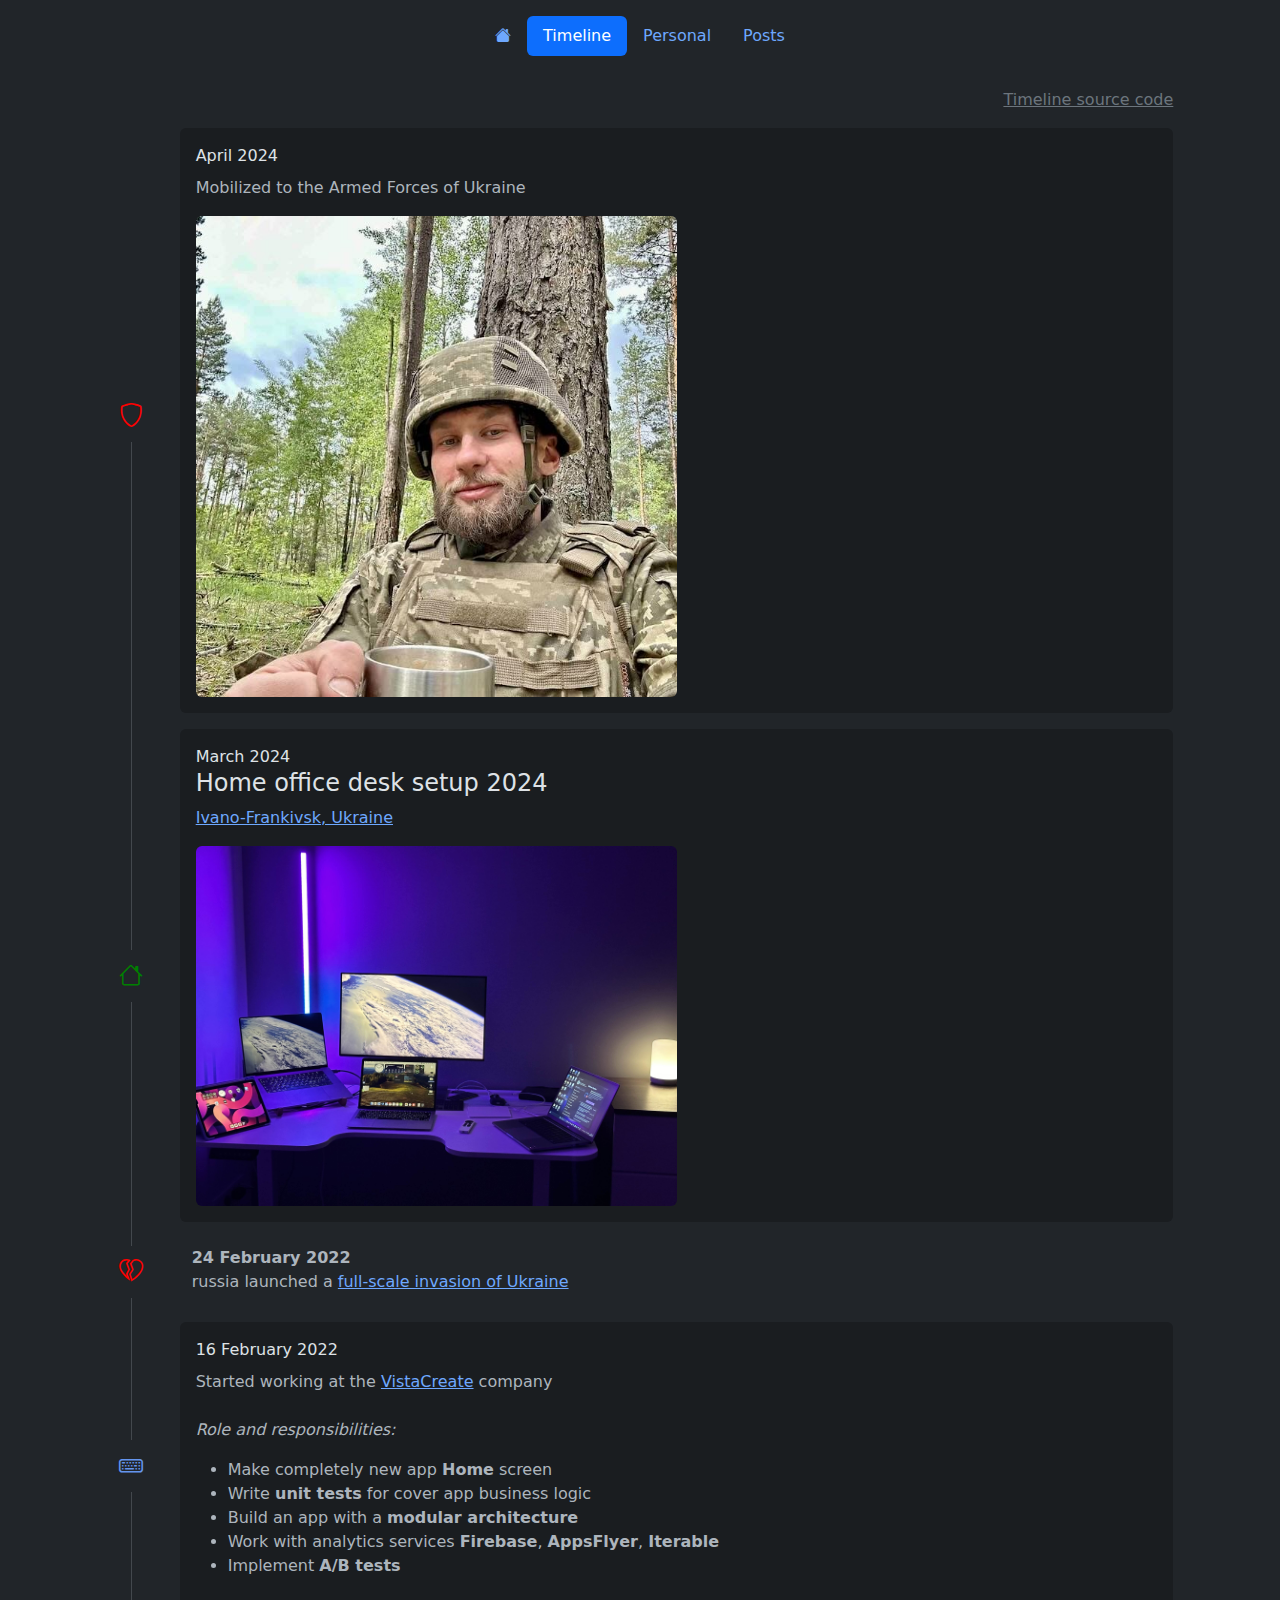
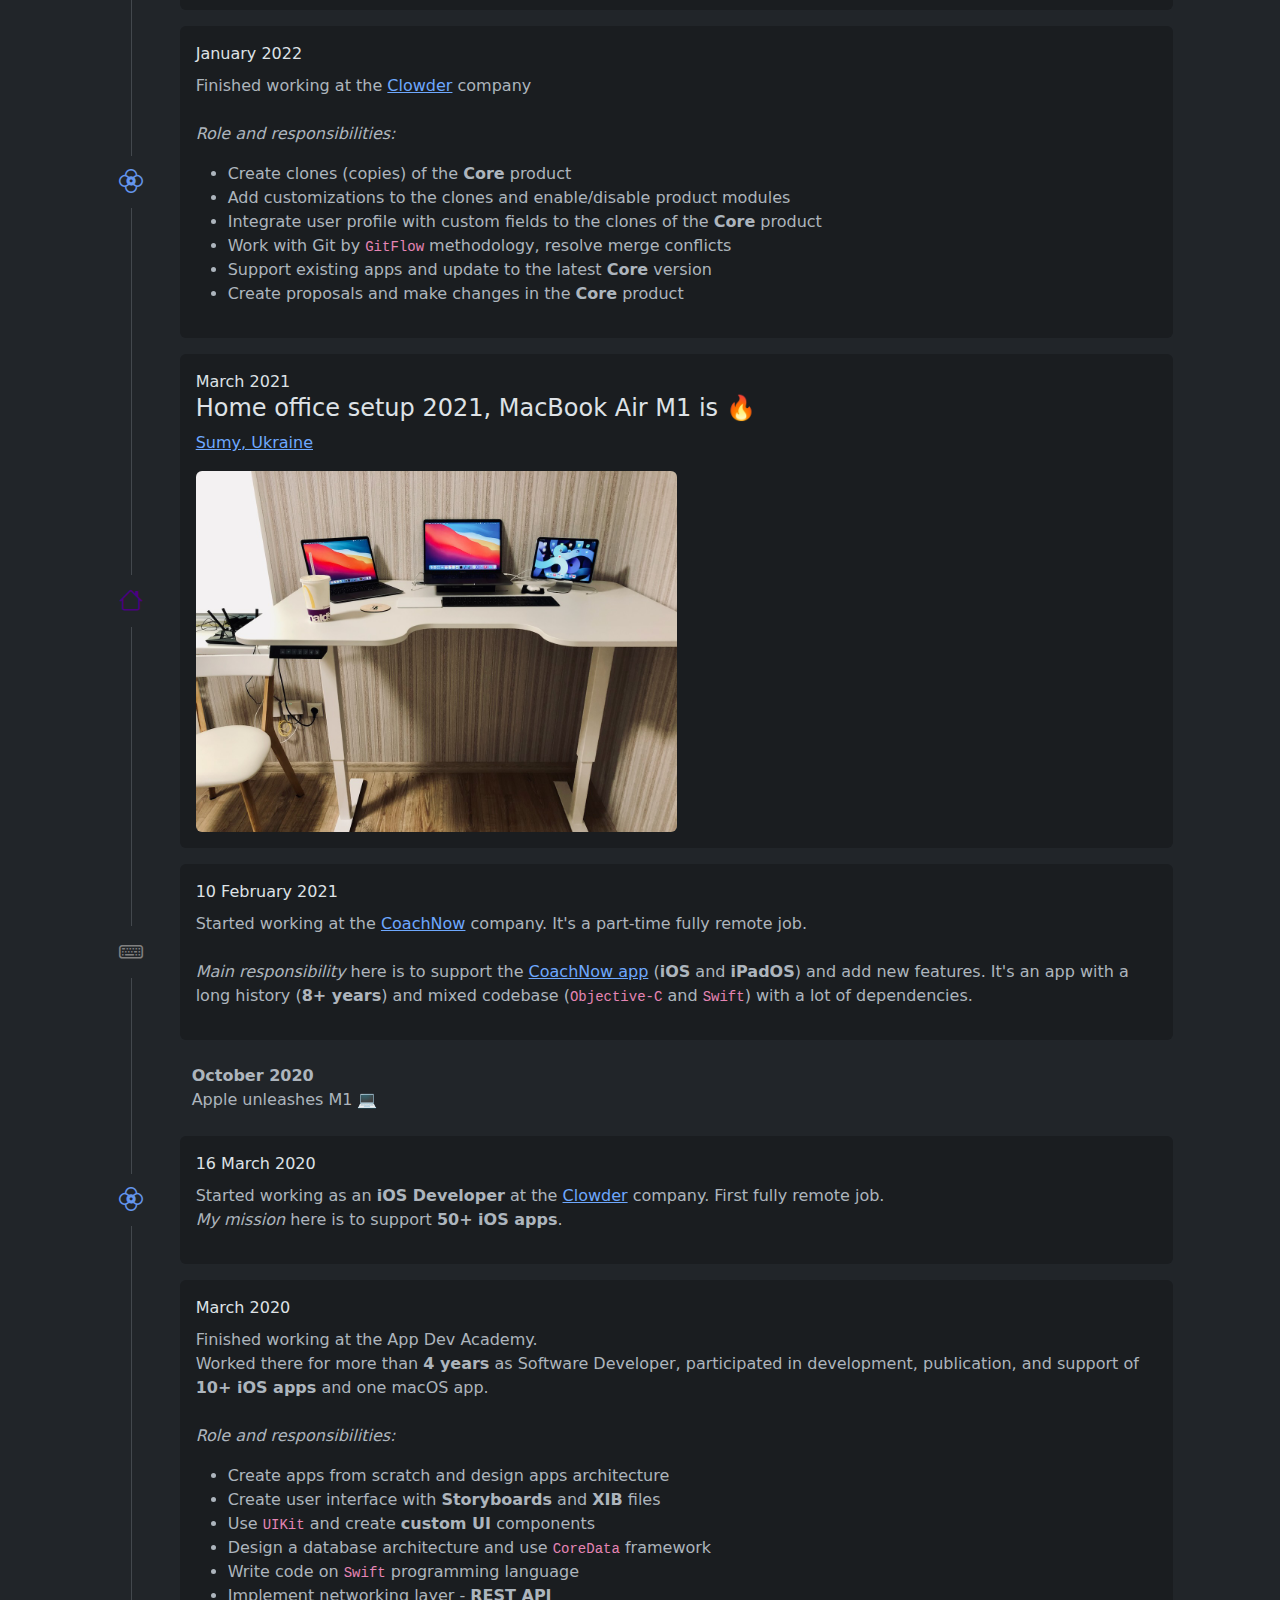
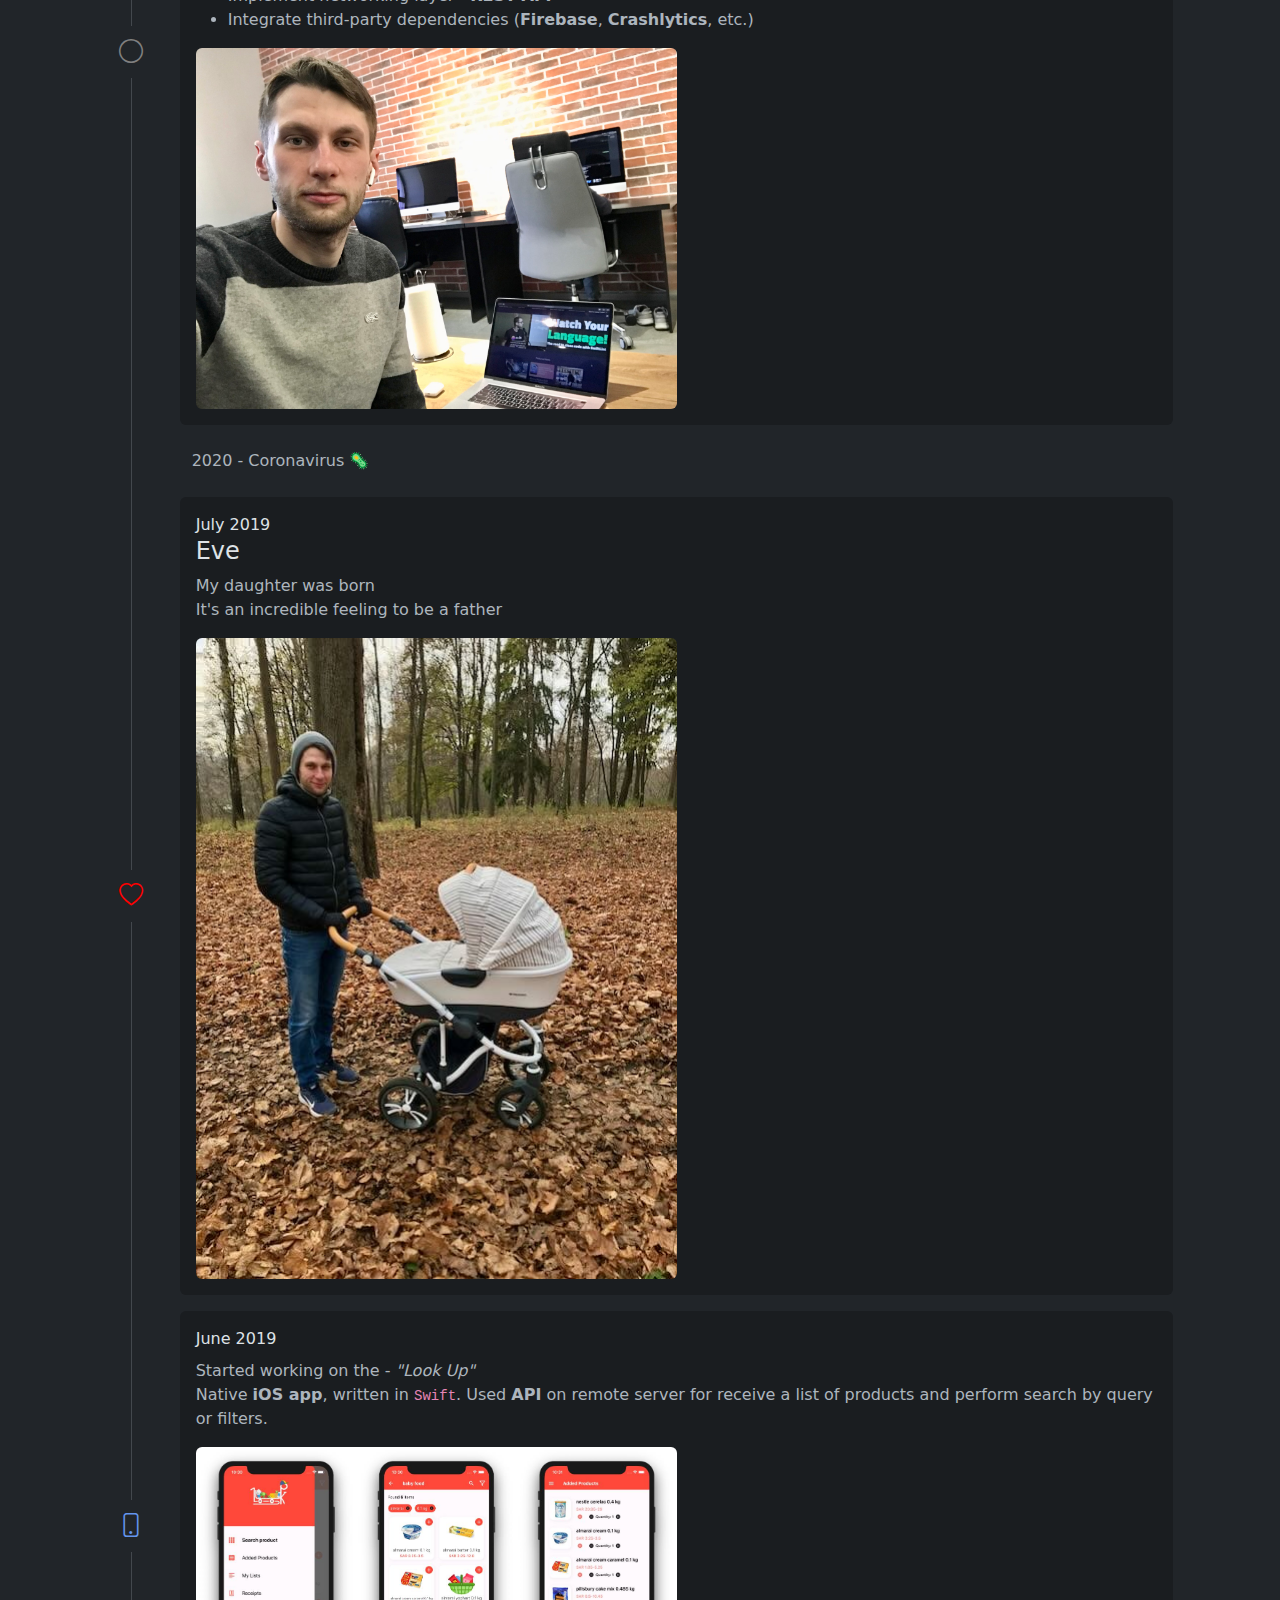
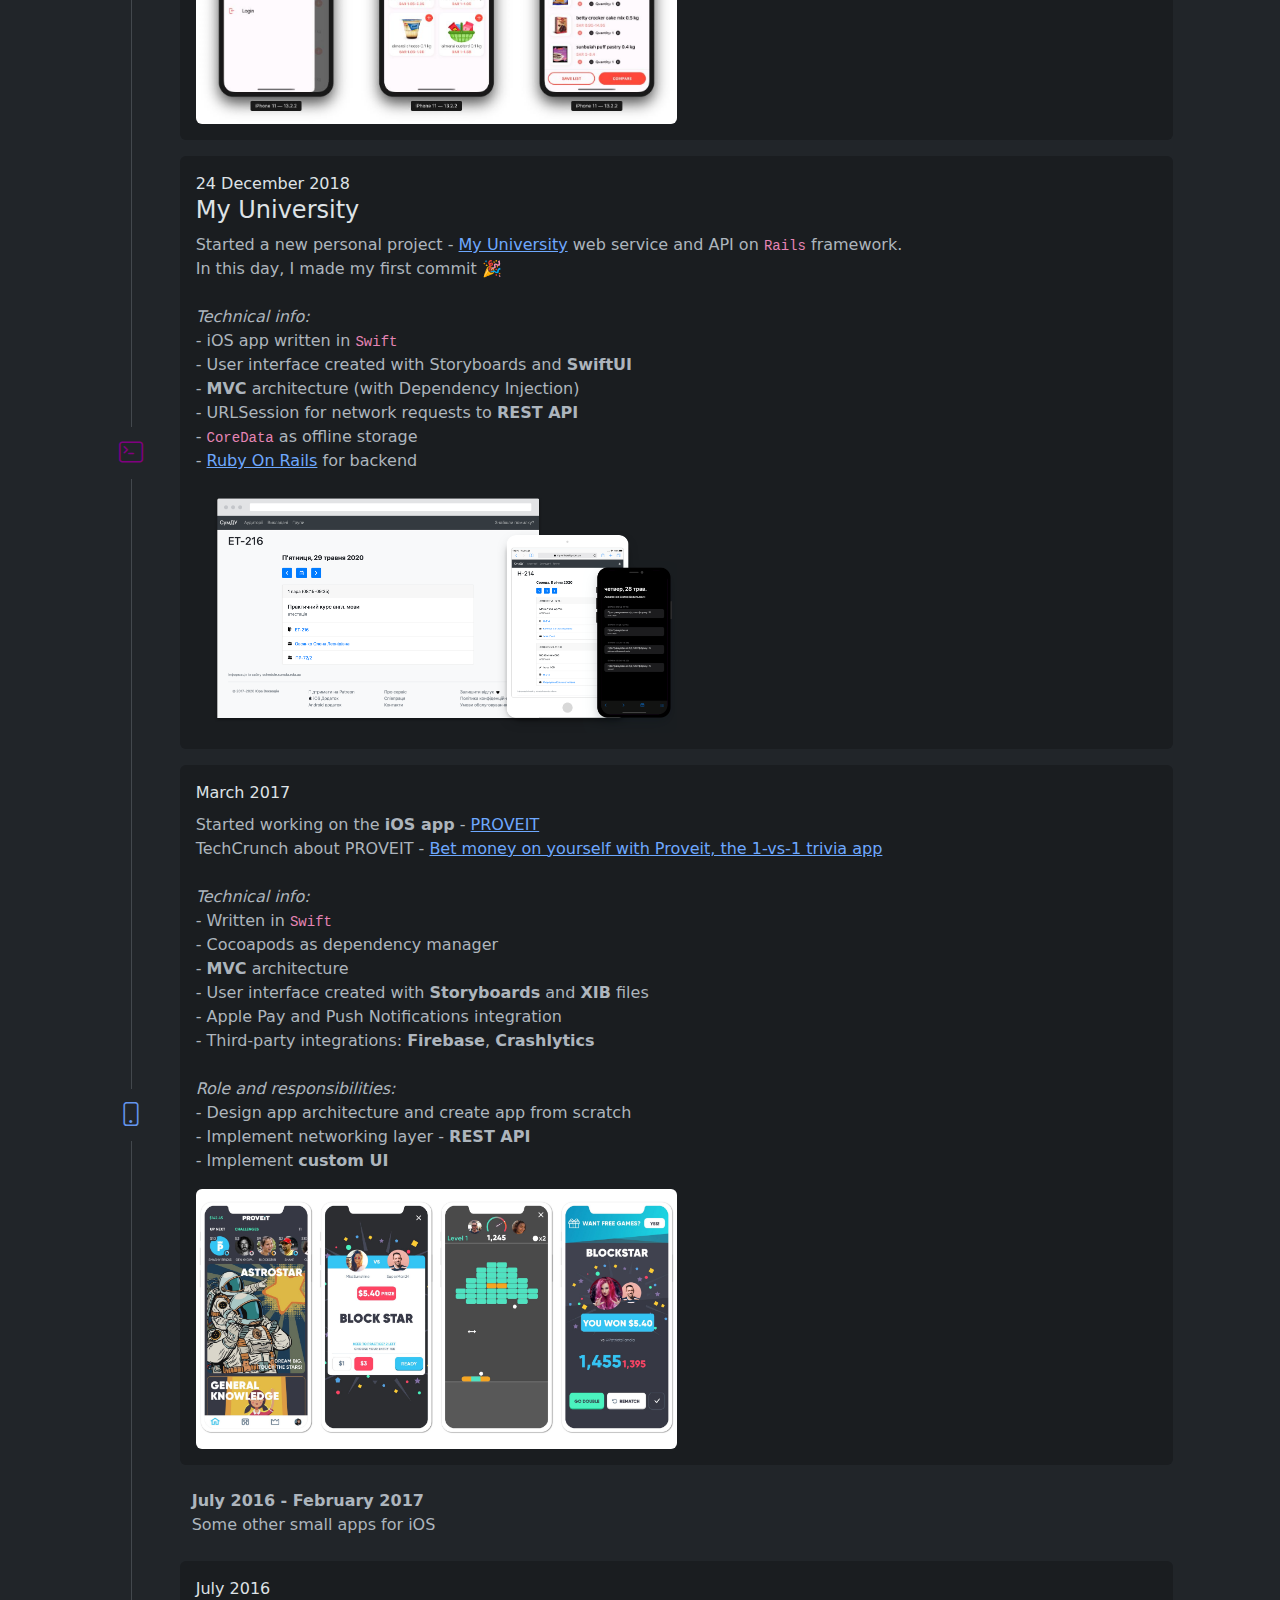
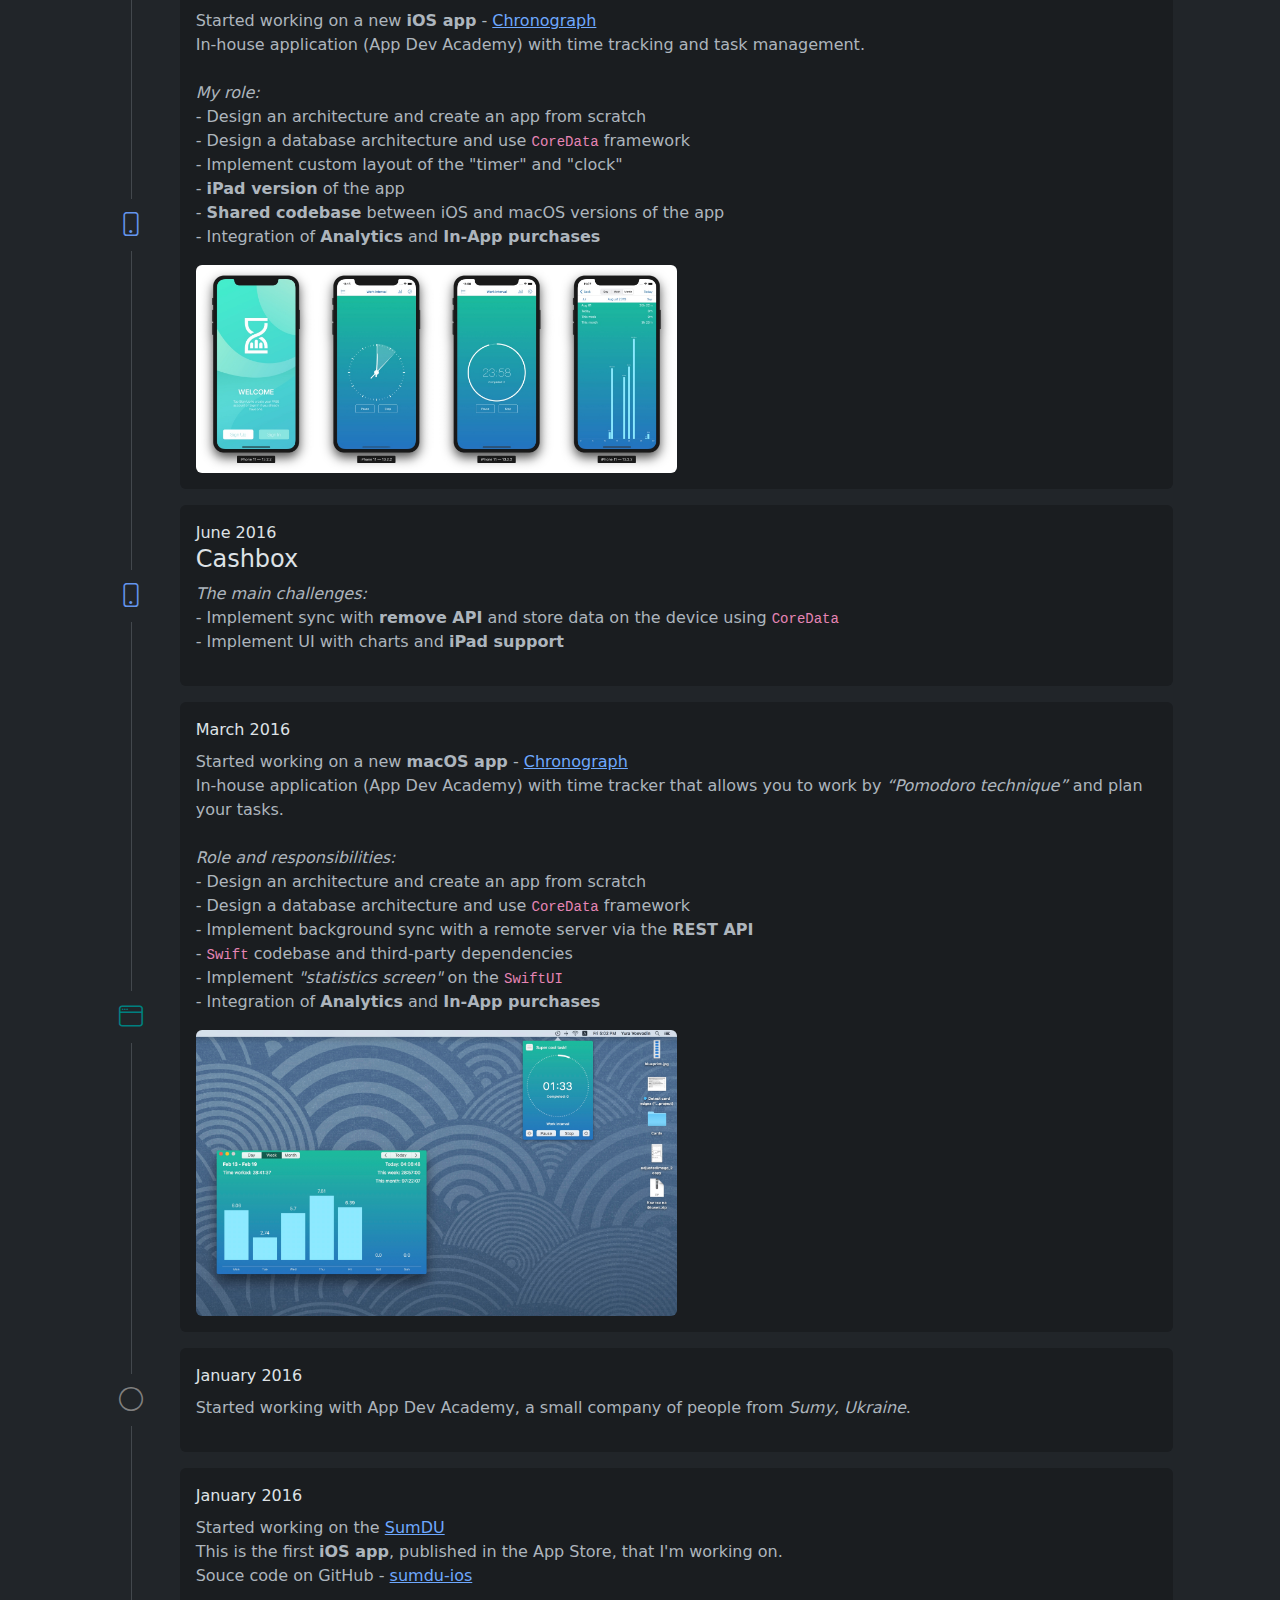
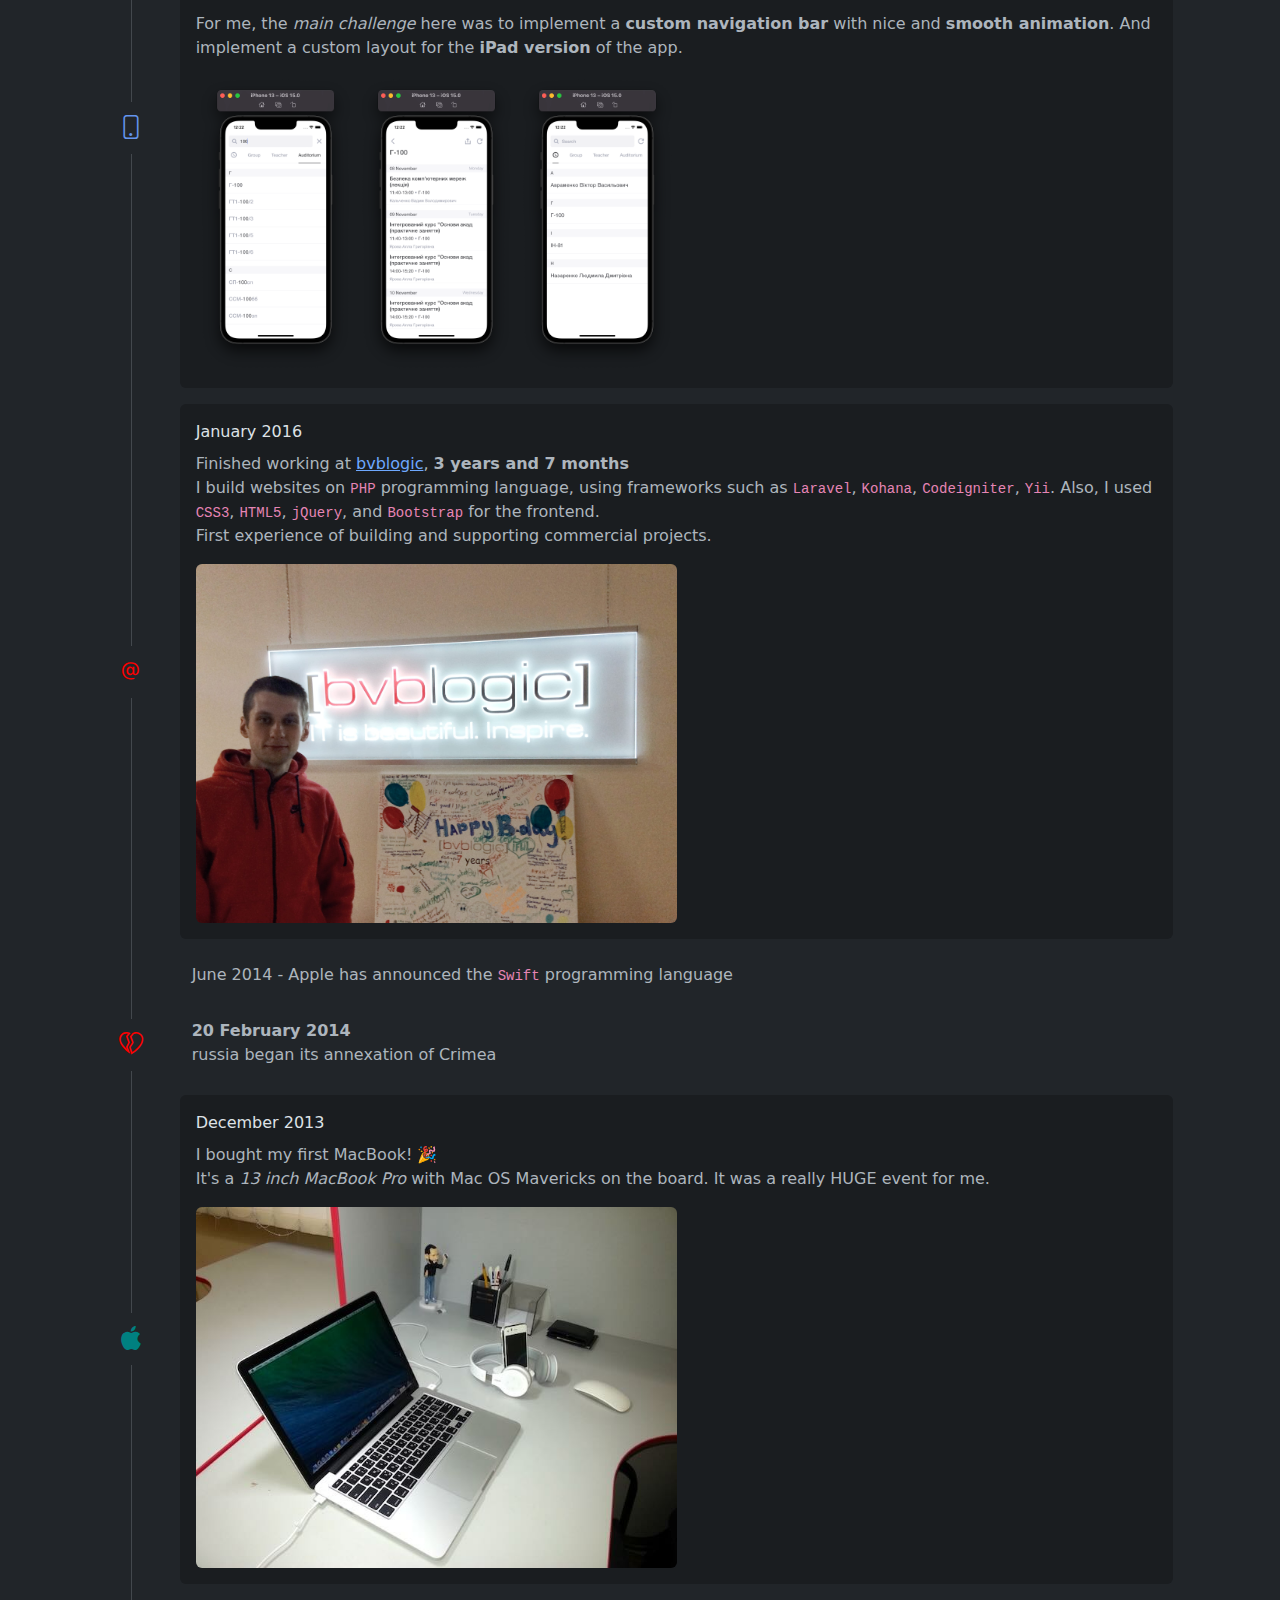
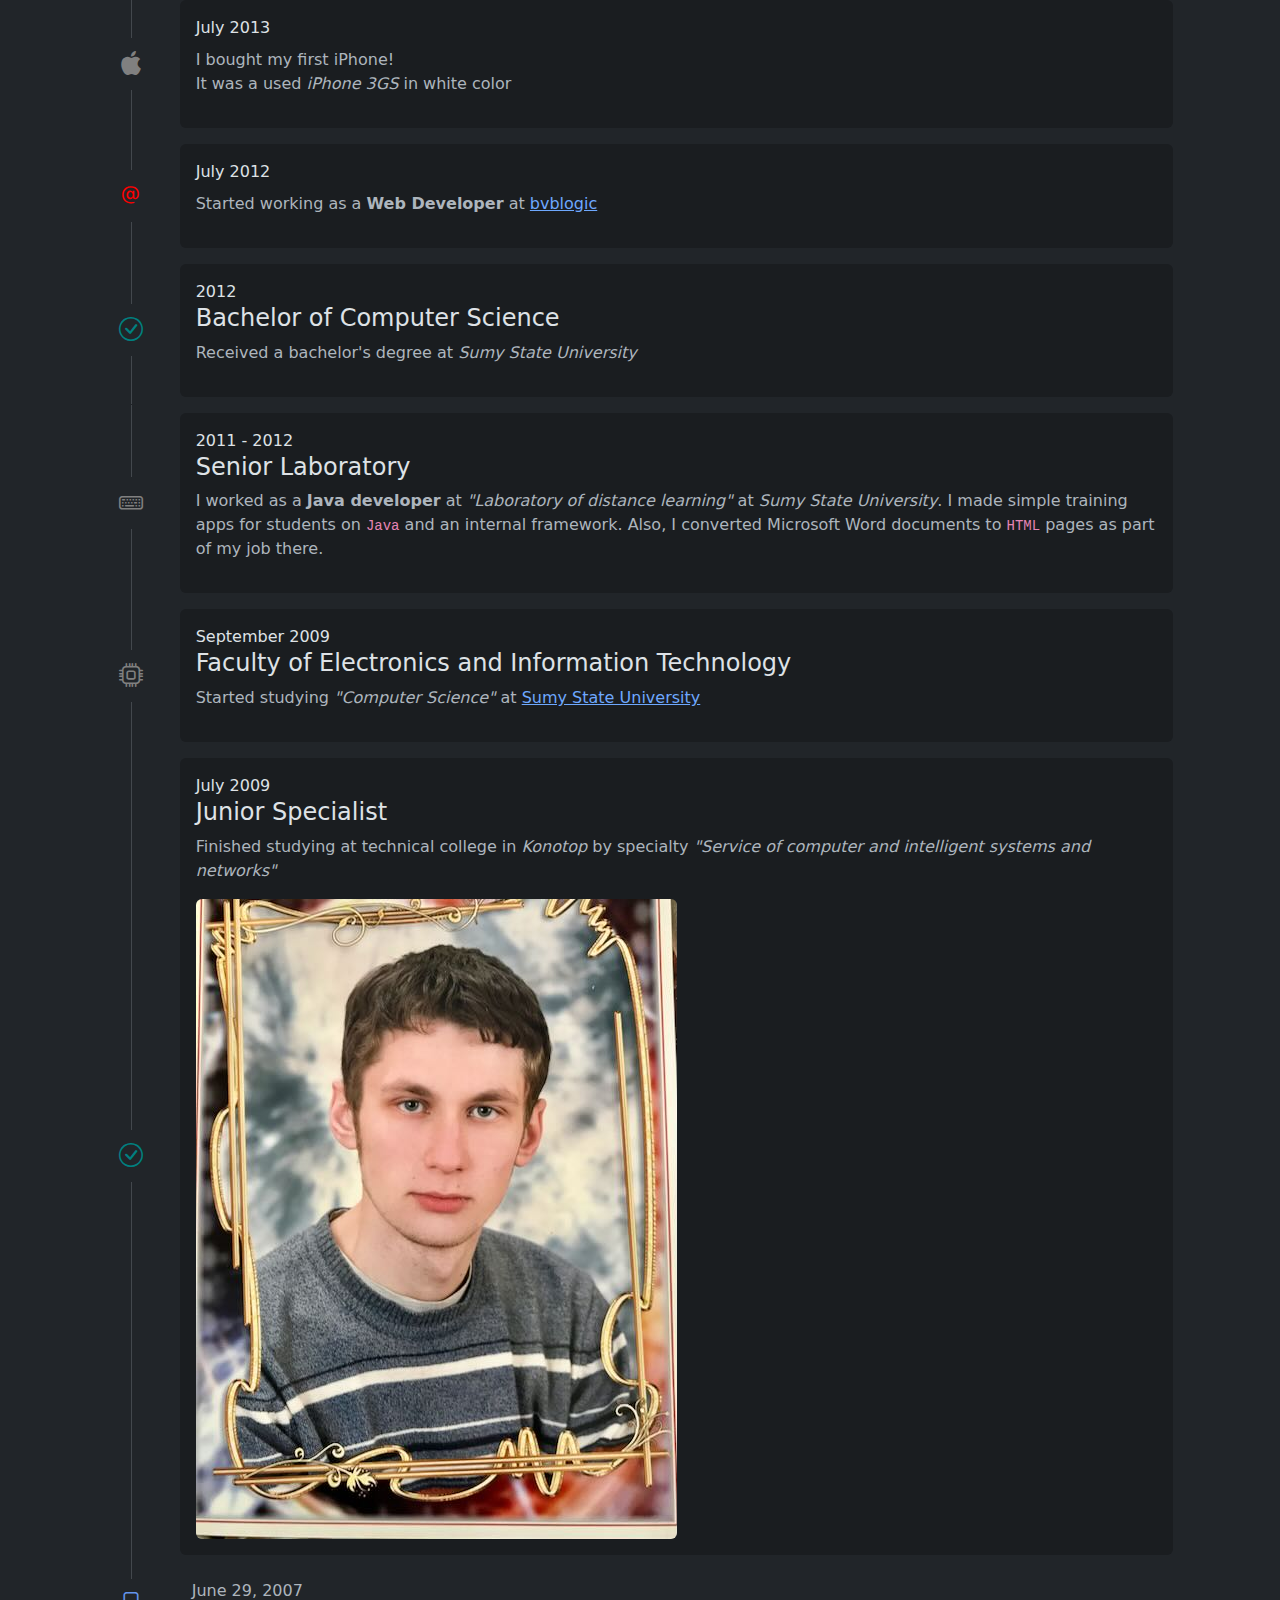
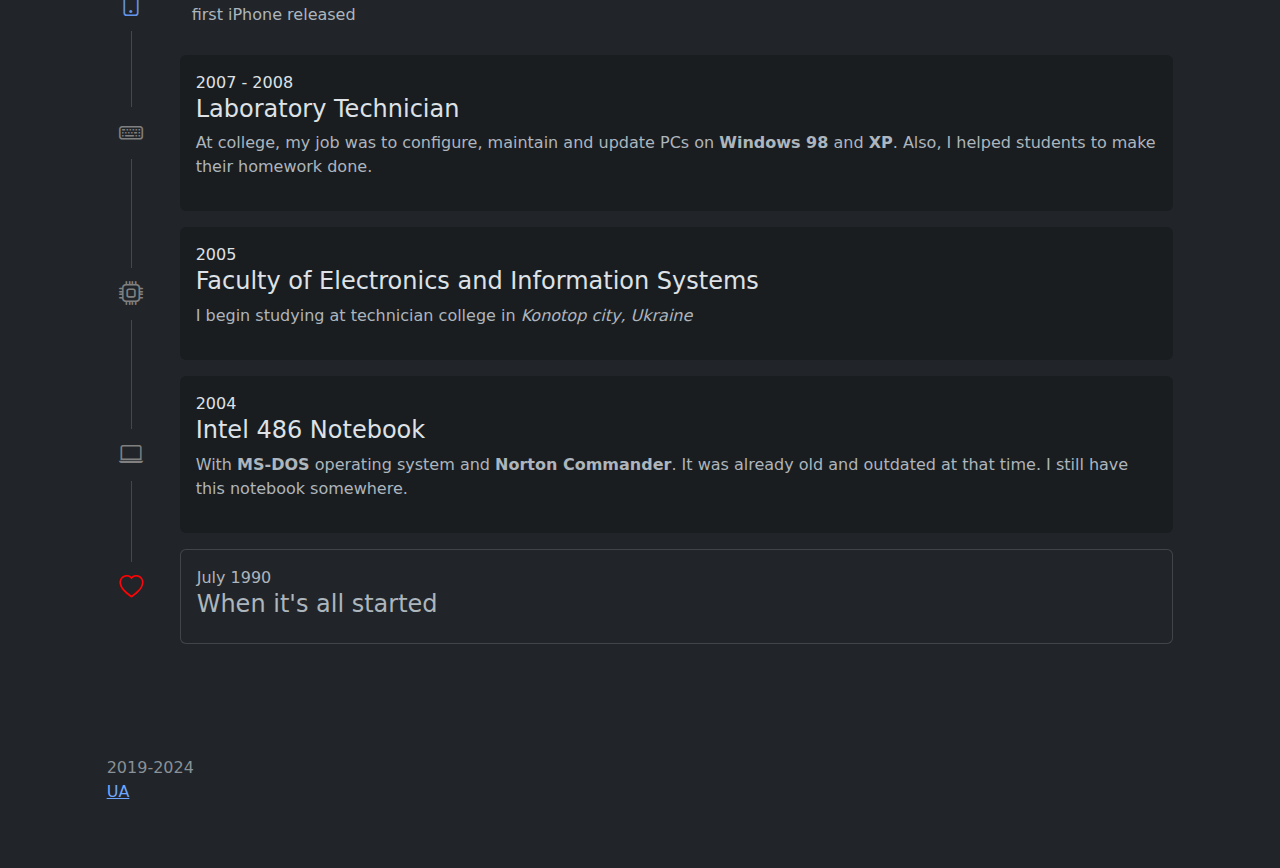
<file: timeline.html>
<!DOCTYPE html>
<html lang="ua" data-bs-theme="dark">
<head>
  <meta http-equiv="Content-Type" content="text/html; charset=UTF-8">
  <meta name="viewport" content="width=device-width, initial-scale=1, shrink-to-fit=no">
  <meta name="msapplication-TileColor" content="#da532c">
  <meta name="description" content="Software Engineer (iOS, Swift) from Ukraine" />
  <meta name="keywords" content="iOS, Developer, Engineer, Blog, Ukraine" />

  <!-- For new browsers - multisize ico  -->
  <link rel="icon" type="image/x-icon" sizes="16x16 32x32" href="favicon.ico">
  
  <!-- For iPad with high-resolution Retina display running iOS ≥ 7: -->
  <link rel="apple-touch-icon" sizes="152x152" href="favicon-152-precomposed.png">
  
  <!-- For iPad with high-resolution Retina display running iOS ≤ 6: -->
  <link rel="apple-touch-icon" sizes="144x144" href="favicon-144-precomposed.png">
  
  <!-- For iPhone with high-resolution Retina display running iOS ≥ 7: -->
  <link rel="apple-touch-icon" sizes="120x120" href="favicon-120-precomposed.png">
  
  <!-- For iPhone with high-resolution Retina display running iOS ≤ 6: -->
  <link rel="apple-touch-icon" sizes="114x114" href="favicon-114-precomposed.png">

  <title>Yurii Voievodin - Timeline</title>

  <link rel="stylesheet" href="/assets/application-253e2981f7f11b87d0b4e9294ab5724bd1b063fa2e79de5fbb97c21307d810cc.css" data-turbo-track="reload" />
  <script type="importmap" data-turbo-track="reload">{
  "imports": {
    "application": "/assets/application-93f0769adf92766851dac7841b1d6daaf9ca2e2f51a0eb8d627e86469c422370.js",
    "bootstrap": "https://ga.jspm.io/npm:bootstrap@5.2.0-beta1/dist/js/bootstrap.esm.js",
    "@popperjs/core": "https://ga.jspm.io/npm:@popperjs/core@2.11.5/lib/index.js",
    "jquery": "https://code.jquery.com/jquery-3.6.0.min.js"
  }
}</script>
<link rel="modulepreload" href="/assets/application-93f0769adf92766851dac7841b1d6daaf9ca2e2f51a0eb8d627e86469c422370.js">
<link rel="modulepreload" href="https://ga.jspm.io/npm:bootstrap@5.2.0-beta1/dist/js/bootstrap.esm.js">
<link rel="modulepreload" href="https://ga.jspm.io/npm:@popperjs/core@2.11.5/lib/index.js">
<link rel="modulepreload" href="https://code.jquery.com/jquery-3.6.0.min.js">
<script type="module">import "application"</script>
</head>

<body><main><div class="container">
    <header class="d-flex justify-content-center py-3">
        <ul class="nav nav-pills">
            <a rel="nofollow" class="nav-link " href="/">
            <i class="bi bi-house-fill"></i>
</a>            <li class="nav-item"><a class="nav-link active" href="timeline.html">Timeline</a></li>
            <li class="nav-item"><a class="nav-link " href="personal.html">Personal</a></li>
            <li class="nav-item"><a class="nav-link" href="posts.html">Posts</a></li>
        </ul>
    </header>
</div>


<div class="col-10 mx-auto py-md-3">

    <div class="text-end">
        <a class="link-secondary" target="_blank" href="pages/bootstrap_5_timeline.html">Timeline source code</a>
    </div>

    <div class="py-2 mb-4">



        <div class="row">

            <div class="col-auto text-center flex-column d-none d-sm-flex">
                <div class="row h-50"></div>

                <i class="bi bi-shield" style="font-size: 1.5rem; color: red;"></i>

                <div class="vr h-50 mx-4 mt-2"></div>
            </div>

            <div class="col py-2">
                <div class="card bg-dark-subtle border-0">
                    <div class="card-body">
                        <div class="float-right" id="April2024"><span class="text-secondary-emphasis">April 2024</span></div>
                        <h4 class="card-title"><span class="text-secondary-emphasis"></span></h4>
                        <div class="card-text">
                            <p>Mobilized to the Armed Forces of Ukraine</p>

                        </div>

                        <div>
                            <img src="/assets/timeline/army-bc96d8355df2bfcfe5e796b495ce3b70d6724cfe3876ae20dd5738fd093d5648.jpeg" class="img-fluid rounded-2 w-50 h-50" data-bs-toggle="modal" data-bs-target="#home_office_2022" />

                            <div class="modal fade" id="home_office_2022" tabindex="-1" aria-labelledby="imageModal" aria-hidden="true">
                              <div class="modal-dialog modal-lg">
                                <div class="modal-content">
                                    <div class="modal-header">
                                        <button type="button" class="btn-close" data-bs-dismiss="modal" aria-label="Close"></button>
                                    </div>
                                    <div class="modal-body">
                                        <img src="/assets/timeline/army-bc96d8355df2bfcfe5e796b495ce3b70d6724cfe3876ae20dd5738fd093d5648.jpeg" class="img-fluid rounded-2" />
                                    </div>
                                </div>
                            </div>
                        </div>
                    </div>

                </div>
            </div>
        </div>
    </div>




        <div class="row">

            <div class="col-auto text-center flex-column d-none d-sm-flex">
                <div class="vr h-50 mx-4 mb-2"></div>

                <i class="bi bi-house" style="font-size: 1.5rem; color: green;"></i>

                <div class="vr h-50 mx-4 mt-2"></div>
            </div>

            <div class="col py-2">
                <div class="card bg-dark-subtle border-0">
                    <div class="card-body">
                        <div class="float-right" id="March2024"><span class="text-secondary-emphasis">March 2024</span></div>
                        <h4 class="card-title"><span class="text-secondary-emphasis">Home office desk setup 2024</span></h4>
                        <div class="card-text">
                            <p><a href="https://en.wikipedia.org/wiki/Ivano-Frankivsk" rel="nofollow" target="_blank">Ivano-Frankivsk, Ukraine</a></p>

                        </div>

                        <div>
                            <img src="/assets/timeline/home_office_2024-5c5fcc01ff0a38a7e6e3ba2226c88e132541c9f880be090334a5b61f04ae4e59.jpg" class="img-fluid rounded-2 w-50 h-50" data-bs-toggle="modal" data-bs-target="#home_office_2024" />

                            <div class="modal fade" id="home_office_2024" tabindex="-1" aria-labelledby="imageModal" aria-hidden="true">
                              <div class="modal-dialog modal-lg">
                                <div class="modal-content">
                                    <div class="modal-header">
                                        <button type="button" class="btn-close" data-bs-dismiss="modal" aria-label="Close"></button>
                                    </div>
                                    <div class="modal-body">
                                        <img src="/assets/timeline/home_office_2024-5c5fcc01ff0a38a7e6e3ba2226c88e132541c9f880be090334a5b61f04ae4e59.jpg" class="img-fluid rounded-2" />
                                    </div>
                                </div>
                            </div>
                        </div>
                    </div>

                </div>
            </div>
        </div>
    </div>




        <div class="row">

            <div class="col-auto text-center flex-column d-none d-sm-flex">

                <div class="vr h-50 mx-4 mb-2"></div>

                <i class="bi bi-heartbreak" style="font-size: 1.5rem; color: red;"></i>
                <div class="vr h-50 mx-4 mt-2"></div>
            </div>

            <div class="col px-4">
                <p><p><strong>24 February 2022</strong><br />russia launched a <a href="https://en.wikipedia.org/wiki/2022_Russian_invasion_of_Ukraine" rel="nofollow" target="_blank">full-scale invasion of Ukraine</a></p>
</p>
            </div>
        </div>




        <div class="row">

            <div class="col-auto text-center flex-column d-none d-sm-flex">
                <div class="vr h-50 mx-4 mb-2"></div>

                <i class="bi bi-keyboard" style="font-size: 1.5rem; color: cornflowerblue;"></i>

                <div class="vr h-50 mx-4 mt-2"></div>
            </div>

            <div class="col py-2">
                <div class="card bg-dark-subtle border-0">
                    <div class="card-body">
                        <div class="float-right" id="16February2022"><span class="text-secondary-emphasis">16 February 2022</span></div>
                        <h4 class="card-title"><span class="text-secondary-emphasis"></span></h4>
                        <div class="card-text">
                            <p>Started working at the <a href="https://create.vista.com" rel="nofollow" target="_blank">VistaCreate</a> company<br /><br /><em>Role and responsibilities:</em><ul><li>Make completely new app <strong>Home</strong> screen</li><li>Write <strong>unit tests</strong> for cover app business logic</li><li>Build an app with a <strong>modular architecture</strong></li><li>Work with analytics services <strong>Firebase</strong>, <strong>AppsFlyer</strong>, <strong>Iterable</strong></li><li>Implement <strong>A/B tests</strong></li></ul></p>

                        </div>


                </div>
            </div>
        </div>
    </div>




        <div class="row">

            <div class="col-auto text-center flex-column d-none d-sm-flex">
                <div class="vr h-50 mx-4 mb-2"></div>

                <i class="bi bi-flower2" style="font-size: 1.5rem; color: cornflowerblue;"></i>

                <div class="vr h-50 mx-4 mt-2"></div>
            </div>

            <div class="col py-2">
                <div class="card bg-dark-subtle border-0">
                    <div class="card-body">
                        <div class="float-right" id="January2022"><span class="text-secondary-emphasis">January 2022</span></div>
                        <h4 class="card-title"><span class="text-secondary-emphasis"></span></h4>
                        <div class="card-text">
                            <p>Finished working at the <a href="https://www.clowder.com/" rel="nofollow" target="_blank">Clowder</a> company<br /><br /><em>Role and responsibilities:</em><ul><li>Create clones (copies) of the <strong>Core</strong> product</li><li>Add customizations to the clones and enable/disable product modules</li><li>Integrate user profile with custom fields to the clones of the <strong>Core</strong> product</li><li>Work with Git by <code class="prettyprint">GitFlow</code> methodology, resolve merge conflicts</li><li>Support existing apps and update to the latest <strong>Core</strong> version</li><li>Create proposals and make changes in the <strong>Core</strong> product</li></ul></p>

                        </div>


                </div>
            </div>
        </div>
    </div>




        <div class="row">

            <div class="col-auto text-center flex-column d-none d-sm-flex">
                <div class="vr h-50 mx-4 mb-2"></div>

                <i class="bi bi-house" style="font-size: 1.5rem; color: indigo;"></i>

                <div class="vr h-50 mx-4 mt-2"></div>
            </div>

            <div class="col py-2">
                <div class="card bg-dark-subtle border-0">
                    <div class="card-body">
                        <div class="float-right" id="March2021"><span class="text-secondary-emphasis">March 2021</span></div>
                        <h4 class="card-title"><span class="text-secondary-emphasis">Home office setup 2021, MacBook Air M1 is 🔥</span></h4>
                        <div class="card-text">
                            <p><a href="https://en.wikipedia.org/wiki/Sumy" rel="nofollow" target="_blank">Sumy, Ukraine</a></p>

                        </div>

                        <div>
                            <img src="/assets/timeline/home_office_2021-9047e9aaa70e95f162bdeb45be834a2bc566d78e51e4dd28d581235bdb14623e.jpeg" class="img-fluid rounded-2 w-50 h-50" data-bs-toggle="modal" data-bs-target="#home_office_2021" />

                            <div class="modal fade" id="home_office_2021" tabindex="-1" aria-labelledby="imageModal" aria-hidden="true">
                              <div class="modal-dialog modal-lg">
                                <div class="modal-content">
                                    <div class="modal-header">
                                        <button type="button" class="btn-close" data-bs-dismiss="modal" aria-label="Close"></button>
                                    </div>
                                    <div class="modal-body">
                                        <img src="/assets/timeline/home_office_2021-9047e9aaa70e95f162bdeb45be834a2bc566d78e51e4dd28d581235bdb14623e.jpeg" class="img-fluid rounded-2" />
                                    </div>
                                </div>
                            </div>
                        </div>
                    </div>

                </div>
            </div>
        </div>
    </div>




        <div class="row">

            <div class="col-auto text-center flex-column d-none d-sm-flex">
                <div class="vr h-50 mx-4 mb-2"></div>

                <i class="bi bi-keyboard" style="font-size: 1.5rem; color: gray;"></i>

                <div class="vr h-50 mx-4 mt-2"></div>
            </div>

            <div class="col py-2">
                <div class="card bg-dark-subtle border-0">
                    <div class="card-body">
                        <div class="float-right" id="10February2021"><span class="text-secondary-emphasis">10 February 2021</span></div>
                        <h4 class="card-title"><span class="text-secondary-emphasis"></span></h4>
                        <div class="card-text">
                            <p>Started working at the <a href="https://coachnow.io" rel="nofollow" target="_blank">CoachNow</a> company. It&#39;s a part-time fully remote job.<br /><br /> <em>Main responsibility</em> here is to support the <a href="https://apps.apple.com/app/coachnow-coaching-platform/id596598472" rel="nofollow" target="_blank">CoachNow app</a> (<strong>iOS</strong> and <strong>iPadOS</strong>) and add new features. It&#39;s an app with a long history (<strong>8+ years</strong>) and mixed codebase (<code class="prettyprint">Objective-C</code> and <code class="prettyprint">Swift</code>) with a lot of dependencies.</p>

                        </div>


                </div>
            </div>
        </div>
    </div>




        <div class="row">

            <div class="col-auto text-center flex-column d-none d-sm-flex">

                <div class="vr h-100 mx-4"></div>

            </div>

            <div class="col px-4">
                <p><p><strong>October 2020</strong><br />Apple unleashes M1 💻</p>
</p>
            </div>
        </div>




        <div class="row">

            <div class="col-auto text-center flex-column d-none d-sm-flex">
                <div class="vr h-50 mx-4 mb-2"></div>

                <i class="bi bi-flower2" style="font-size: 1.5rem; color: cornflowerblue;"></i>

                <div class="vr h-50 mx-4 mt-2"></div>
            </div>

            <div class="col py-2">
                <div class="card bg-dark-subtle border-0">
                    <div class="card-body">
                        <div class="float-right" id="16March2020"><span class="text-secondary-emphasis">16 March 2020</span></div>
                        <h4 class="card-title"><span class="text-secondary-emphasis"></span></h4>
                        <div class="card-text">
                            <p>Started working as an <strong>iOS Developer</strong> at the <a href="https://www.clowder.com/" rel="nofollow" target="_blank">Clowder</a> company. First fully remote job. <br /> <em>My mission</em> here is to support <strong>50+ iOS apps</strong>.</p>

                        </div>


                </div>
            </div>
        </div>
    </div>




        <div class="row">

            <div class="col-auto text-center flex-column d-none d-sm-flex">
                <div class="vr h-50 mx-4 mb-2"></div>

                <i class="bi bi-circle" style="font-size: 1.5rem; color: gray;"></i>

                <div class="vr h-50 mx-4 mt-2"></div>
            </div>

            <div class="col py-2">
                <div class="card bg-dark-subtle border-0">
                    <div class="card-body">
                        <div class="float-right" id="March2020"><span class="text-secondary-emphasis">March 2020</span></div>
                        <h4 class="card-title"><span class="text-secondary-emphasis"></span></h4>
                        <div class="card-text">
                            <p>Finished working at the App Dev Academy.<br />Worked there for more than <strong>4 years</strong> as Software Developer, participated in development, publication, and support of <strong>10+ iOS apps</strong> and one macOS app. <br /><br /><em>Role and responsibilities:</em><ul><li>Create apps from scratch and design apps architecture</li><li>Create user interface with <strong>Storyboards</strong> and <strong>XIB</strong> files</li><li>Use <code class="prettyprint">UIKit</code> and create <strong>custom UI</strong> components</li><li>Design a database architecture and use <code class="prettyprint">CoreData</code> framework</li><li>Write code on <code class="prettyprint">Swift</code> programming language</li><li>Implement networking layer - <strong>REST API</strong></li><li>Integrate third-party dependencies (<strong>Firebase</strong>, <strong>Crashlytics</strong>, etc.)</li></ul></p>

                        </div>

                        <div>
                            <img src="/assets/timeline/office-0b072d22c82b34aa56ed56e9beebbd443e31442224019f9082e3094a210fa7fe.jpg" class="img-fluid rounded-2 w-50 h-50" data-bs-toggle="modal" data-bs-target="#office" />

                            <div class="modal fade" id="office" tabindex="-1" aria-labelledby="imageModal" aria-hidden="true">
                              <div class="modal-dialog modal-lg">
                                <div class="modal-content">
                                    <div class="modal-header">
                                        <button type="button" class="btn-close" data-bs-dismiss="modal" aria-label="Close"></button>
                                    </div>
                                    <div class="modal-body">
                                        <img src="/assets/timeline/office-0b072d22c82b34aa56ed56e9beebbd443e31442224019f9082e3094a210fa7fe.jpg" class="img-fluid rounded-2" />
                                    </div>
                                </div>
                            </div>
                        </div>
                    </div>

                </div>
            </div>
        </div>
    </div>




        <div class="row">

            <div class="col-auto text-center flex-column d-none d-sm-flex">

                <div class="vr h-100 mx-4"></div>

            </div>

            <div class="col px-4">
                <p><p>2020 - Coronavirus 🦠</p>
</p>
            </div>
        </div>




        <div class="row">

            <div class="col-auto text-center flex-column d-none d-sm-flex">
                <div class="vr h-50 mx-4 mb-2"></div>

                <i class="bi bi-heart" style="font-size: 1.5rem; color: red;"></i>

                <div class="vr h-50 mx-4 mt-2"></div>
            </div>

            <div class="col py-2">
                <div class="card bg-dark-subtle border-0">
                    <div class="card-body">
                        <div class="float-right" id="July2019"><span class="text-secondary-emphasis">July 2019</span></div>
                        <h4 class="card-title"><span class="text-secondary-emphasis">Eve</span></h4>
                        <div class="card-text">
                            <p>My daughter was born <br /> It&#39;s an incredible feeling to be a father</p>

                        </div>

                        <div>
                            <img src="/assets/timeline/eve2-1573cb994c218831d63715a13f479162792dba577efcf9dcb627e2259ae25f4b.jpeg" class="img-fluid rounded-2 w-50 h-50" data-bs-toggle="modal" data-bs-target="#eve" />

                            <div class="modal fade" id="eve" tabindex="-1" aria-labelledby="imageModal" aria-hidden="true">
                              <div class="modal-dialog modal-lg">
                                <div class="modal-content">
                                    <div class="modal-header">
                                        <button type="button" class="btn-close" data-bs-dismiss="modal" aria-label="Close"></button>
                                    </div>
                                    <div class="modal-body">
                                        <img src="/assets/timeline/eve2-1573cb994c218831d63715a13f479162792dba577efcf9dcb627e2259ae25f4b.jpeg" class="img-fluid rounded-2" />
                                    </div>
                                </div>
                            </div>
                        </div>
                    </div>

                </div>
            </div>
        </div>
    </div>




        <div class="row">

            <div class="col-auto text-center flex-column d-none d-sm-flex">
                <div class="vr h-50 mx-4 mb-2"></div>

                <i class="bi bi-phone" style="font-size: 1.5rem; color: cornflowerblue;"></i>

                <div class="vr h-50 mx-4 mt-2"></div>
            </div>

            <div class="col py-2">
                <div class="card bg-dark-subtle border-0">
                    <div class="card-body">
                        <div class="float-right" id="June2019"><span class="text-secondary-emphasis">June 2019</span></div>
                        <h4 class="card-title"><span class="text-secondary-emphasis"></span></h4>
                        <div class="card-text">
                            <p>Started working on the - <em>&quot;Look Up&quot;</em> <br /> Native <strong>iOS app</strong>, written in <code class="prettyprint">Swift</code>.  Used <strong>API</strong> on remote server for receive a list of products and perform search by query or filters.</p>

                        </div>

                        <div>
                            <img src="/assets/timeline/lookup-de949d07ca39f9bb8c789e402391618cdea8b52cfb304d830afde77f8d6d2c57.jpg" class="img-fluid rounded-2 w-50 h-50" data-bs-toggle="modal" data-bs-target="#lookup" />

                            <div class="modal fade" id="lookup" tabindex="-1" aria-labelledby="imageModal" aria-hidden="true">
                              <div class="modal-dialog modal-lg">
                                <div class="modal-content">
                                    <div class="modal-header">
                                        <button type="button" class="btn-close" data-bs-dismiss="modal" aria-label="Close"></button>
                                    </div>
                                    <div class="modal-body">
                                        <img src="/assets/timeline/lookup-de949d07ca39f9bb8c789e402391618cdea8b52cfb304d830afde77f8d6d2c57.jpg" class="img-fluid rounded-2" />
                                    </div>
                                </div>
                            </div>
                        </div>
                    </div>

                </div>
            </div>
        </div>
    </div>




        <div class="row">

            <div class="col-auto text-center flex-column d-none d-sm-flex">
                <div class="vr h-50 mx-4 mb-2"></div>

                <i class="bi bi-terminal" style="font-size: 1.5rem; color: purple;"></i>

                <div class="vr h-50 mx-4 mt-2"></div>
            </div>

            <div class="col py-2">
                <div class="card bg-dark-subtle border-0">
                    <div class="card-body">
                        <div class="float-right" id="24December2018"><span class="text-secondary-emphasis">24 December 2018</span></div>
                        <h4 class="card-title"><span class="text-secondary-emphasis">My University</span></h4>
                        <div class="card-text">
                            <p>Started a new personal project - <a href="https://my-university.com.ua/" rel="nofollow" target="_blank">My University</a> web service and API on <code class="prettyprint">Rails</code> framework.<br />In this day, I made my first commit 🎉 <br /><br /><em>Technical info:</em> <br />- iOS app written in <code class="prettyprint">Swift</code> <br />-  User interface created with Storyboards and <strong>SwiftUI</strong> <br />- <strong>MVC</strong> architecture (with Dependency Injection) <br />- URLSession for network requests to <strong>REST API</strong> <br />- <code class="prettyprint">CoreData</code> as offline storage <br /> - <a href="https://rubyonrails.org" rel="nofollow" target="_blank">Ruby On Rails</a> for backend</p>

                        </div>

                        <div>
                            <img src="/assets/timeline/my_university_landing-ef8271f5a2596fee54f0ed073cb0984a683d98a67639588cf808a4b185dbd33e.png" class="img-fluid rounded-2 w-50 h-50" data-bs-toggle="modal" data-bs-target="#my_university_landing" />

                            <div class="modal fade" id="my_university_landing" tabindex="-1" aria-labelledby="imageModal" aria-hidden="true">
                              <div class="modal-dialog modal-lg">
                                <div class="modal-content">
                                    <div class="modal-header">
                                        <button type="button" class="btn-close" data-bs-dismiss="modal" aria-label="Close"></button>
                                    </div>
                                    <div class="modal-body">
                                        <img src="/assets/timeline/my_university_landing-ef8271f5a2596fee54f0ed073cb0984a683d98a67639588cf808a4b185dbd33e.png" class="img-fluid rounded-2" />
                                    </div>
                                </div>
                            </div>
                        </div>
                    </div>

                </div>
            </div>
        </div>
    </div>




        <div class="row">

            <div class="col-auto text-center flex-column d-none d-sm-flex">
                <div class="vr h-50 mx-4 mb-2"></div>

                <i class="bi bi-phone" style="font-size: 1.5rem; color: cornflowerblue;"></i>

                <div class="vr h-50 mx-4 mt-2"></div>
            </div>

            <div class="col py-2">
                <div class="card bg-dark-subtle border-0">
                    <div class="card-body">
                        <div class="float-right" id="March2017"><span class="text-secondary-emphasis">March 2017</span></div>
                        <h4 class="card-title"><span class="text-secondary-emphasis"></span></h4>
                        <div class="card-text">
                            <p>Started working on the <strong>iOS app</strong> - <a href="https://apps.apple.com/app/proveit-real-money-games/id1219398758" rel="nofollow" target="_blank">PROVEIT</a><br />TechCrunch about PROVEIT - <a href="https://techcrunch.com/2018/06/18/proveit-trivia" rel="nofollow" target="_blank">Bet money on yourself with Proveit, the 1-vs-1 trivia app</a> <br /><br /><em>Technical info:</em> <br /> - Written in <code class="prettyprint">Swift</code> <br /> - Cocoapods as dependency manager <br /> - <strong>MVC</strong> architecture <br /> - User interface created with <strong>Storyboards</strong> and <strong>XIB</strong> files <br /> - Apple Pay and Push Notifications integration <br /> - Third-party integrations: <strong>Firebase</strong>, <strong>Crashlytics</strong> <br /><br /> <em>Role and responsibilities:</em> <br /> - Design app architecture and create app from scratch <br /> - Implement networking layer - <strong>REST API</strong> <br /> - Implement <strong>custom UI</strong></p>

                        </div>

                        <div>
                            <img src="/assets/timeline/proveit-009c48fd6a849ab91aea2144c80239e7812523d67586deeb6b7a05c5a472f86e.jpg" class="img-fluid rounded-2 w-50 h-50" data-bs-toggle="modal" data-bs-target="#proveit" />

                            <div class="modal fade" id="proveit" tabindex="-1" aria-labelledby="imageModal" aria-hidden="true">
                              <div class="modal-dialog modal-lg">
                                <div class="modal-content">
                                    <div class="modal-header">
                                        <button type="button" class="btn-close" data-bs-dismiss="modal" aria-label="Close"></button>
                                    </div>
                                    <div class="modal-body">
                                        <img src="/assets/timeline/proveit-009c48fd6a849ab91aea2144c80239e7812523d67586deeb6b7a05c5a472f86e.jpg" class="img-fluid rounded-2" />
                                    </div>
                                </div>
                            </div>
                        </div>
                    </div>

                </div>
            </div>
        </div>
    </div>




        <div class="row">

            <div class="col-auto text-center flex-column d-none d-sm-flex">

                <div class="vr h-100 mx-4"></div>

            </div>

            <div class="col px-4">
                <p><p><strong>July 2016 - February 2017</strong> <br /> Some other small apps for iOS</p>
</p>
            </div>
        </div>




        <div class="row">

            <div class="col-auto text-center flex-column d-none d-sm-flex">
                <div class="vr h-50 mx-4 mb-2"></div>

                <i class="bi bi-phone" style="font-size: 1.5rem; color: cornflowerblue;"></i>

                <div class="vr h-50 mx-4 mt-2"></div>
            </div>

            <div class="col py-2">
                <div class="card bg-dark-subtle border-0">
                    <div class="card-body">
                        <div class="float-right" id="July2016"><span class="text-secondary-emphasis">July 2016</span></div>
                        <h4 class="card-title"><span class="text-secondary-emphasis"></span></h4>
                        <div class="card-text">
                            <p>Started working on a new <strong>iOS app</strong> - <a href="https://apps.apple.com/app/chronograph/id1281918814" rel="nofollow" target="_blank">Chronograph</a><br /> In-house application (App Dev Academy) with time tracking and task management. <br /><br /><em>My role:</em><br />- Design an architecture and create an app from scratch<br />- Design a database architecture and use <code class="prettyprint">CoreData</code> framework <br />- Implement custom layout of the &quot;timer&quot; and &quot;clock&quot;<br />- <strong>iPad version</strong> of the app <br />- <strong>Shared codebase</strong> between iOS and macOS versions of the app <br />- Integration of <strong>Analytics</strong> and <strong>In-App purchases</strong></p>

                        </div>

                        <div>
                            <img src="/assets/timeline/chronograph_ios_collage-99df1309fc39a82ef3d65443711f43f0c62ffd5b5651e394d6cd5bdfdb82925d.jpg" class="img-fluid rounded-2 w-50 h-50" data-bs-toggle="modal" data-bs-target="#chronograph_ios_collage" />

                            <div class="modal fade" id="chronograph_ios_collage" tabindex="-1" aria-labelledby="imageModal" aria-hidden="true">
                              <div class="modal-dialog modal-lg">
                                <div class="modal-content">
                                    <div class="modal-header">
                                        <button type="button" class="btn-close" data-bs-dismiss="modal" aria-label="Close"></button>
                                    </div>
                                    <div class="modal-body">
                                        <img src="/assets/timeline/chronograph_ios_collage-99df1309fc39a82ef3d65443711f43f0c62ffd5b5651e394d6cd5bdfdb82925d.jpg" class="img-fluid rounded-2" />
                                    </div>
                                </div>
                            </div>
                        </div>
                    </div>

                </div>
            </div>
        </div>
    </div>




        <div class="row">

            <div class="col-auto text-center flex-column d-none d-sm-flex">
                <div class="vr h-50 mx-4 mb-2"></div>

                <i class="bi bi-phone" style="font-size: 1.5rem; color: cornflowerblue;"></i>

                <div class="vr h-50 mx-4 mt-2"></div>
            </div>

            <div class="col py-2">
                <div class="card bg-dark-subtle border-0">
                    <div class="card-body">
                        <div class="float-right" id="June2016"><span class="text-secondary-emphasis">June 2016</span></div>
                        <h4 class="card-title"><span class="text-secondary-emphasis">Cashbox</span></h4>
                        <div class="card-text">
                            <p><em>The main challenges:</em> <br />- Implement sync with <strong>remove API</strong> and store data on the device using <code class="prettyprint">CoreData</code> <br />- Implement UI with charts and <strong>iPad support</strong></p>

                        </div>


                </div>
            </div>
        </div>
    </div>




        <div class="row">

            <div class="col-auto text-center flex-column d-none d-sm-flex">
                <div class="vr h-50 mx-4 mb-2"></div>

                <i class="bi bi-window" style="font-size: 1.5rem; color: teal;"></i>

                <div class="vr h-50 mx-4 mt-2"></div>
            </div>

            <div class="col py-2">
                <div class="card bg-dark-subtle border-0">
                    <div class="card-body">
                        <div class="float-right" id="March2016"><span class="text-secondary-emphasis">March 2016</span></div>
                        <h4 class="card-title"><span class="text-secondary-emphasis"></span></h4>
                        <div class="card-text">
                            <p>Started working on a new <strong>macOS app</strong> - <a href="https://apps.apple.com/ua/app/chronograph-my-productivity/id1316023026?mt=12" rel="nofollow" target="_blank">Chronograph</a> <br /> In-house application (App Dev Academy) with time tracker that allows you to work by <em>“Pomodoro technique”</em> and plan your tasks. <br /><br /> <em>Role and responsibilities:</em> <br />- Design an architecture and create an app from scratch <br />- Design a database architecture and use <code class="prettyprint">CoreData</code> framework<br />- Implement background sync with a remote server via the <strong>REST API</strong> <br />- <code class="prettyprint">Swift</code> codebase and third-party dependencies <br />- Implement <em>&quot;statistics screen&quot;</em> on the <code class="prettyprint">SwiftUI</code> <br />- Integration of <strong>Analytics</strong> and <strong>In-App purchases</strong></p>

                        </div>

                        <div>
                            <img src="/assets/timeline/chronograph_old-65e56ef71ba72e3c10e982fca218708763e3c2c3d615676c480e3436927964bd.jpg" class="img-fluid rounded-2 w-50 h-50" data-bs-toggle="modal" data-bs-target="#chronograph_old" />

                            <div class="modal fade" id="chronograph_old" tabindex="-1" aria-labelledby="imageModal" aria-hidden="true">
                              <div class="modal-dialog modal-lg">
                                <div class="modal-content">
                                    <div class="modal-header">
                                        <button type="button" class="btn-close" data-bs-dismiss="modal" aria-label="Close"></button>
                                    </div>
                                    <div class="modal-body">
                                        <img src="/assets/timeline/chronograph_old-65e56ef71ba72e3c10e982fca218708763e3c2c3d615676c480e3436927964bd.jpg" class="img-fluid rounded-2" />
                                    </div>
                                </div>
                            </div>
                        </div>
                    </div>

                </div>
            </div>
        </div>
    </div>




        <div class="row">

            <div class="col-auto text-center flex-column d-none d-sm-flex">
                <div class="vr h-50 mx-4 mb-2"></div>

                <i class="bi bi-circle" style="font-size: 1.5rem; color: gray;"></i>

                <div class="vr h-50 mx-4 mt-2"></div>
            </div>

            <div class="col py-2">
                <div class="card bg-dark-subtle border-0">
                    <div class="card-body">
                        <div class="float-right" id="January2016"><span class="text-secondary-emphasis">January 2016</span></div>
                        <h4 class="card-title"><span class="text-secondary-emphasis"></span></h4>
                        <div class="card-text">
                            <p>Started working with App Dev Academy, a small company of people from <em>Sumy, Ukraine</em>.</p>

                        </div>


                </div>
            </div>
        </div>
    </div>




        <div class="row">

            <div class="col-auto text-center flex-column d-none d-sm-flex">
                <div class="vr h-50 mx-4 mb-2"></div>

                <i class="bi bi-phone" style="font-size: 1.5rem; color: cornflowerblue;"></i>

                <div class="vr h-50 mx-4 mt-2"></div>
            </div>

            <div class="col py-2">
                <div class="card bg-dark-subtle border-0">
                    <div class="card-body">
                        <div class="float-right" id="January2016"><span class="text-secondary-emphasis">January 2016</span></div>
                        <h4 class="card-title"><span class="text-secondary-emphasis"></span></h4>
                        <div class="card-text">
                            <p>Started working on the <a href="https://apps.apple.com/ua/app/id698235283" rel="nofollow" target="_blank">SumDU</a> <br /> This is the first <strong>iOS app</strong>, published in the App Store, that I&#39;m working on. <br /> Souce code on GitHub - <a href="https://github.com/appdev-academy/sumdu-ios" rel="nofollow" target="_blank">sumdu-ios</a> <br /><br /> For me, the <em>main challenge</em> here was to implement a <strong>custom navigation bar</strong> with nice and <strong>smooth animation</strong>. And implement a custom layout for the <strong>iPad version</strong> of the app.</p>

                        </div>

                        <div>
                            <img src="/assets/timeline/sumdu-593f87b7197ceab07142ea2c7d3831e350b844b78bae55ebbac039268432c526.png" class="img-fluid rounded-2 w-50 h-50" data-bs-toggle="modal" data-bs-target="#sumdu" />

                            <div class="modal fade" id="sumdu" tabindex="-1" aria-labelledby="imageModal" aria-hidden="true">
                              <div class="modal-dialog modal-lg">
                                <div class="modal-content">
                                    <div class="modal-header">
                                        <button type="button" class="btn-close" data-bs-dismiss="modal" aria-label="Close"></button>
                                    </div>
                                    <div class="modal-body">
                                        <img src="/assets/timeline/sumdu-593f87b7197ceab07142ea2c7d3831e350b844b78bae55ebbac039268432c526.png" class="img-fluid rounded-2" />
                                    </div>
                                </div>
                            </div>
                        </div>
                    </div>

                </div>
            </div>
        </div>
    </div>




        <div class="row">

            <div class="col-auto text-center flex-column d-none d-sm-flex">
                <div class="vr h-50 mx-4 mb-2"></div>

                <i class="bi bi-at" style="font-size: 1.5rem; color: red;"></i>

                <div class="vr h-50 mx-4 mt-2"></div>
            </div>

            <div class="col py-2">
                <div class="card bg-dark-subtle border-0">
                    <div class="card-body">
                        <div class="float-right" id="January2016"><span class="text-secondary-emphasis">January 2016</span></div>
                        <h4 class="card-title"><span class="text-secondary-emphasis"></span></h4>
                        <div class="card-text">
                            <p>Finished working at <a href="https://bvblogic.com" rel="nofollow" target="_blank">bvblogic</a>, <strong>3 years and 7 months</strong> <br/ >I build websites on <code class="prettyprint">PHP</code> programming language, using frameworks such as <code class="prettyprint">Laravel</code>, <code class="prettyprint">Kohana</code>, <code class="prettyprint">Codeigniter</code>, <code class="prettyprint">Yii</code>. Also, I used <code class="prettyprint">CSS3</code>, <code class="prettyprint">HTML5</code>, <code class="prettyprint">jQuery</code>, and <code class="prettyprint">Bootstrap</code> for the frontend. <br /> First experience of building and supporting commercial projects.</p>

                        </div>

                        <div>
                            <img src="/assets/timeline/bvblogic-2084329706b05c5bdfa272ea2cebbba0ae0d190f11db66614c112042227bb955.jpg" class="img-fluid rounded-2 w-50 h-50" data-bs-toggle="modal" data-bs-target="#bvblogic" />

                            <div class="modal fade" id="bvblogic" tabindex="-1" aria-labelledby="imageModal" aria-hidden="true">
                              <div class="modal-dialog modal-lg">
                                <div class="modal-content">
                                    <div class="modal-header">
                                        <button type="button" class="btn-close" data-bs-dismiss="modal" aria-label="Close"></button>
                                    </div>
                                    <div class="modal-body">
                                        <img src="/assets/timeline/bvblogic-2084329706b05c5bdfa272ea2cebbba0ae0d190f11db66614c112042227bb955.jpg" class="img-fluid rounded-2" />
                                    </div>
                                </div>
                            </div>
                        </div>
                    </div>

                </div>
            </div>
        </div>
    </div>




        <div class="row">

            <div class="col-auto text-center flex-column d-none d-sm-flex">

                <div class="vr h-100 mx-4"></div>

            </div>

            <div class="col px-4">
                <p><p>June 2014 - Apple has announced the <code class="prettyprint">Swift</code> programming language</p>
</p>
            </div>
        </div>




        <div class="row">

            <div class="col-auto text-center flex-column d-none d-sm-flex">

                <div class="vr h-50 mx-4 mb-2"></div>

                <i class="bi bi-heartbreak" style="font-size: 1.5rem; color: red;"></i>
                <div class="vr h-50 mx-4 mt-2"></div>
            </div>

            <div class="col px-4">
                <p><p><strong>20 February 2014</strong><br /> russia began its annexation of Crimea</p>
</p>
            </div>
        </div>




        <div class="row">

            <div class="col-auto text-center flex-column d-none d-sm-flex">
                <div class="vr h-50 mx-4 mb-2"></div>

                <i class="bi bi-apple" style="font-size: 1.5rem; color: teal;"></i>

                <div class="vr h-50 mx-4 mt-2"></div>
            </div>

            <div class="col py-2">
                <div class="card bg-dark-subtle border-0">
                    <div class="card-body">
                        <div class="float-right" id="December2013"><span class="text-secondary-emphasis">December 2013</span></div>
                        <h4 class="card-title"><span class="text-secondary-emphasis"></span></h4>
                        <div class="card-text">
                            <p>I bought my first MacBook! 🎉 <br /> It&#39;s a <em>13 inch MacBook Pro</em> with Mac OS Mavericks on the board. It was a really HUGE event for me.</p>

                        </div>

                        <div>
                            <img src="/assets/timeline/macbook_2013-bdb4c5c1d0227d7bd6d4549183e70c52fd65edc3263bfc807782f1b3be90260a.jpeg" class="img-fluid rounded-2 w-50 h-50" data-bs-toggle="modal" data-bs-target="#macbook_2013" />

                            <div class="modal fade" id="macbook_2013" tabindex="-1" aria-labelledby="imageModal" aria-hidden="true">
                              <div class="modal-dialog modal-lg">
                                <div class="modal-content">
                                    <div class="modal-header">
                                        <button type="button" class="btn-close" data-bs-dismiss="modal" aria-label="Close"></button>
                                    </div>
                                    <div class="modal-body">
                                        <img src="/assets/timeline/macbook_2013-bdb4c5c1d0227d7bd6d4549183e70c52fd65edc3263bfc807782f1b3be90260a.jpeg" class="img-fluid rounded-2" />
                                    </div>
                                </div>
                            </div>
                        </div>
                    </div>

                </div>
            </div>
        </div>
    </div>




        <div class="row">

            <div class="col-auto text-center flex-column d-none d-sm-flex">
                <div class="vr h-50 mx-4 mb-2"></div>

                <i class="bi bi-apple" style="font-size: 1.5rem; color: gray;"></i>

                <div class="vr h-50 mx-4 mt-2"></div>
            </div>

            <div class="col py-2">
                <div class="card bg-dark-subtle border-0">
                    <div class="card-body">
                        <div class="float-right" id="July2013"><span class="text-secondary-emphasis">July 2013</span></div>
                        <h4 class="card-title"><span class="text-secondary-emphasis"></span></h4>
                        <div class="card-text">
                            <p>I bought my first iPhone! <br /> It was a used <em>iPhone 3GS</em> in white color</p>

                        </div>


                </div>
            </div>
        </div>
    </div>




        <div class="row">

            <div class="col-auto text-center flex-column d-none d-sm-flex">
                <div class="vr h-50 mx-4 mb-2"></div>

                <i class="bi bi-at" style="font-size: 1.5rem; color: red;"></i>

                <div class="vr h-50 mx-4 mt-2"></div>
            </div>

            <div class="col py-2">
                <div class="card bg-dark-subtle border-0">
                    <div class="card-body">
                        <div class="float-right" id="July2012"><span class="text-secondary-emphasis">July 2012</span></div>
                        <h4 class="card-title"><span class="text-secondary-emphasis"></span></h4>
                        <div class="card-text">
                            <p>Started working as a <strong>Web Developer</strong> at <a href="https://bvblogic.com" rel="nofollow" target="_blank">bvblogic</a></p>

                        </div>


                </div>
            </div>
        </div>
    </div>




        <div class="row">

            <div class="col-auto text-center flex-column d-none d-sm-flex">
                <div class="vr h-50 mx-4 mb-2"></div>

                <i class="bi bi-check-circle" style="font-size: 1.5rem; color: teal;"></i>

                <div class="vr h-50 mx-4 mt-2"></div>
            </div>

            <div class="col py-2">
                <div class="card bg-dark-subtle border-0">
                    <div class="card-body">
                        <div class="float-right" id="2012"><span class="text-secondary-emphasis">2012</span></div>
                        <h4 class="card-title"><span class="text-secondary-emphasis">Bachelor of Computer Science</span></h4>
                        <div class="card-text">
                            <p>Received a bachelor&#39;s degree at <em>Sumy State University</em></p>

                        </div>


                </div>
            </div>
        </div>
    </div>




        <div class="row">

            <div class="col-auto text-center flex-column d-none d-sm-flex">
                <div class="vr h-50 mx-4 mb-2"></div>

                <i class="bi bi-keyboard" style="font-size: 1.5rem; color: gray;"></i>

                <div class="vr h-50 mx-4 mt-2"></div>
            </div>

            <div class="col py-2">
                <div class="card bg-dark-subtle border-0">
                    <div class="card-body">
                        <div class="float-right" id="2011-2012"><span class="text-secondary-emphasis">2011 - 2012</span></div>
                        <h4 class="card-title"><span class="text-secondary-emphasis">Senior Laboratory</span></h4>
                        <div class="card-text">
                            <p>I worked as a <strong>Java developer</strong> at <em>&quot;Laboratory of distance learning&quot;</em> at <em>Sumy State University</em>. I made simple training apps for students on <code class="prettyprint">Java</code> and an internal framework. Also, I converted  Microsoft Word documents to <code class="prettyprint">HTML</code> pages as part of my job there.</p>

                        </div>


                </div>
            </div>
        </div>
    </div>




        <div class="row">

            <div class="col-auto text-center flex-column d-none d-sm-flex">
                <div class="vr h-50 mx-4 mb-2"></div>

                <i class="bi bi-cpu" style="font-size: 1.5rem; color: gray;"></i>

                <div class="vr h-50 mx-4 mt-2"></div>
            </div>

            <div class="col py-2">
                <div class="card bg-dark-subtle border-0">
                    <div class="card-body">
                        <div class="float-right" id="September2009"><span class="text-secondary-emphasis">September 2009</span></div>
                        <h4 class="card-title"><span class="text-secondary-emphasis">Faculty of Electronics and Information Technology</span></h4>
                        <div class="card-text">
                            <p>Started studying <em>&quot;Computer Science&quot;</em> at <a href="https://int.sumdu.edu.ua/en/" rel="nofollow" target="_blank">Sumy State University</a></p>

                        </div>


                </div>
            </div>
        </div>
    </div>




        <div class="row">

            <div class="col-auto text-center flex-column d-none d-sm-flex">
                <div class="vr h-50 mx-4 mb-2"></div>

                <i class="bi bi-check-circle" style="font-size: 1.5rem; color: teal;"></i>

                <div class="vr h-50 mx-4 mt-2"></div>
            </div>

            <div class="col py-2">
                <div class="card bg-dark-subtle border-0">
                    <div class="card-body">
                        <div class="float-right" id="July2009"><span class="text-secondary-emphasis">July 2009</span></div>
                        <h4 class="card-title"><span class="text-secondary-emphasis">Junior Specialist</span></h4>
                        <div class="card-text">
                            <p>Finished studying at technical college in <em>Konotop</em> by specialty <em>&quot;Service of computer and intelligent systems and networks&quot;</em></p>

                        </div>

                        <div>
                            <img src="/assets/timeline/college-c3d2c38b44b9bf09e531919bda4f6751ddcd928ca3621c707e893cee6f14caec.jpeg" class="img-fluid rounded-2 w-50 h-50" data-bs-toggle="modal" data-bs-target="#college" />

                            <div class="modal fade" id="college" tabindex="-1" aria-labelledby="imageModal" aria-hidden="true">
                              <div class="modal-dialog modal-lg">
                                <div class="modal-content">
                                    <div class="modal-header">
                                        <button type="button" class="btn-close" data-bs-dismiss="modal" aria-label="Close"></button>
                                    </div>
                                    <div class="modal-body">
                                        <img src="/assets/timeline/college-c3d2c38b44b9bf09e531919bda4f6751ddcd928ca3621c707e893cee6f14caec.jpeg" class="img-fluid rounded-2" />
                                    </div>
                                </div>
                            </div>
                        </div>
                    </div>

                </div>
            </div>
        </div>
    </div>




        <div class="row">

            <div class="col-auto text-center flex-column d-none d-sm-flex">

                <div class="vr h-50 mx-4 mb-2"></div>

                <i class="bi bi-phone" style="font-size: 1.5rem; color: cornflowerblue;"></i>
                <div class="vr h-50 mx-4 mt-2"></div>
            </div>

            <div class="col px-4">
                <p><p>June 29, 2007 <br /> first iPhone released</p>
</p>
            </div>
        </div>




        <div class="row">

            <div class="col-auto text-center flex-column d-none d-sm-flex">
                <div class="vr h-50 mx-4 mb-2"></div>

                <i class="bi bi-keyboard" style="font-size: 1.5rem; color: gray;"></i>

                <div class="vr h-50 mx-4 mt-2"></div>
            </div>

            <div class="col py-2">
                <div class="card bg-dark-subtle border-0">
                    <div class="card-body">
                        <div class="float-right" id="2007-2008"><span class="text-secondary-emphasis">2007 - 2008</span></div>
                        <h4 class="card-title"><span class="text-secondary-emphasis">Laboratory Technician</span></h4>
                        <div class="card-text">
                            <p>At college, my job was to configure, maintain and update PCs on <strong>Windows 98</strong> and <strong>XP</strong>. Also, I helped students to make their homework done.</p>

                        </div>


                </div>
            </div>
        </div>
    </div>




        <div class="row">

            <div class="col-auto text-center flex-column d-none d-sm-flex">
                <div class="vr h-50 mx-4 mb-2"></div>

                <i class="bi bi-cpu" style="font-size: 1.5rem; color: gray;"></i>

                <div class="vr h-50 mx-4 mt-2"></div>
            </div>

            <div class="col py-2">
                <div class="card bg-dark-subtle border-0">
                    <div class="card-body">
                        <div class="float-right" id="2005"><span class="text-secondary-emphasis">2005</span></div>
                        <h4 class="card-title"><span class="text-secondary-emphasis">Faculty of Electronics and Information Systems</span></h4>
                        <div class="card-text">
                            <p>I begin studying at technician college in <em>Konotop city, Ukraine</em></p>

                        </div>


                </div>
            </div>
        </div>
    </div>




        <div class="row">

            <div class="col-auto text-center flex-column d-none d-sm-flex">
                <div class="vr h-50 mx-4 mb-2"></div>

                <i class="bi bi-laptop" style="font-size: 1.5rem; color: gray;"></i>

                <div class="vr h-50 mx-4 mt-2"></div>
            </div>

            <div class="col py-2">
                <div class="card bg-dark-subtle border-0">
                    <div class="card-body">
                        <div class="float-right" id="2004"><span class="text-secondary-emphasis">2004</span></div>
                        <h4 class="card-title"><span class="text-secondary-emphasis">Intel 486 Notebook</span></h4>
                        <div class="card-text">
                            <p>With <strong>MS-DOS</strong> operating system and <strong>Norton Commander</strong>. It was already old and outdated at that time. I still have this notebook somewhere.</p>

                        </div>


                </div>
            </div>
        </div>
    </div>



    <div class="row">
        <div class="col-auto text-center flex-column d-none d-sm-flex">
            <div class="vr h-50 mx-4 mb-2"></div>
            <i class="bi bi-heart" style="font-size: 1.5rem; color: red;"></i>
            <div class="h-50 mx-4 mt-4"></div>
        </div>

        <div class="col py-2">
            <div class="card">
                <div class="card-body">
                    <div class="float-right">July 1990</div>
                    <h4 class="card-title">When it's all started</h4>
                    <div class="card-text"></div>
                </div>
            </div>
        </div>
    </div>

</div>

<footer class="pt-5 my-5 text-muted">
	<ul class="list-unstyled text-small">
		<li>2019-2024</li>
		<li><a href="/ua.html">UA</a></li>
	</ul>
</footer>

</div>
</main></body>
</html>
</file>
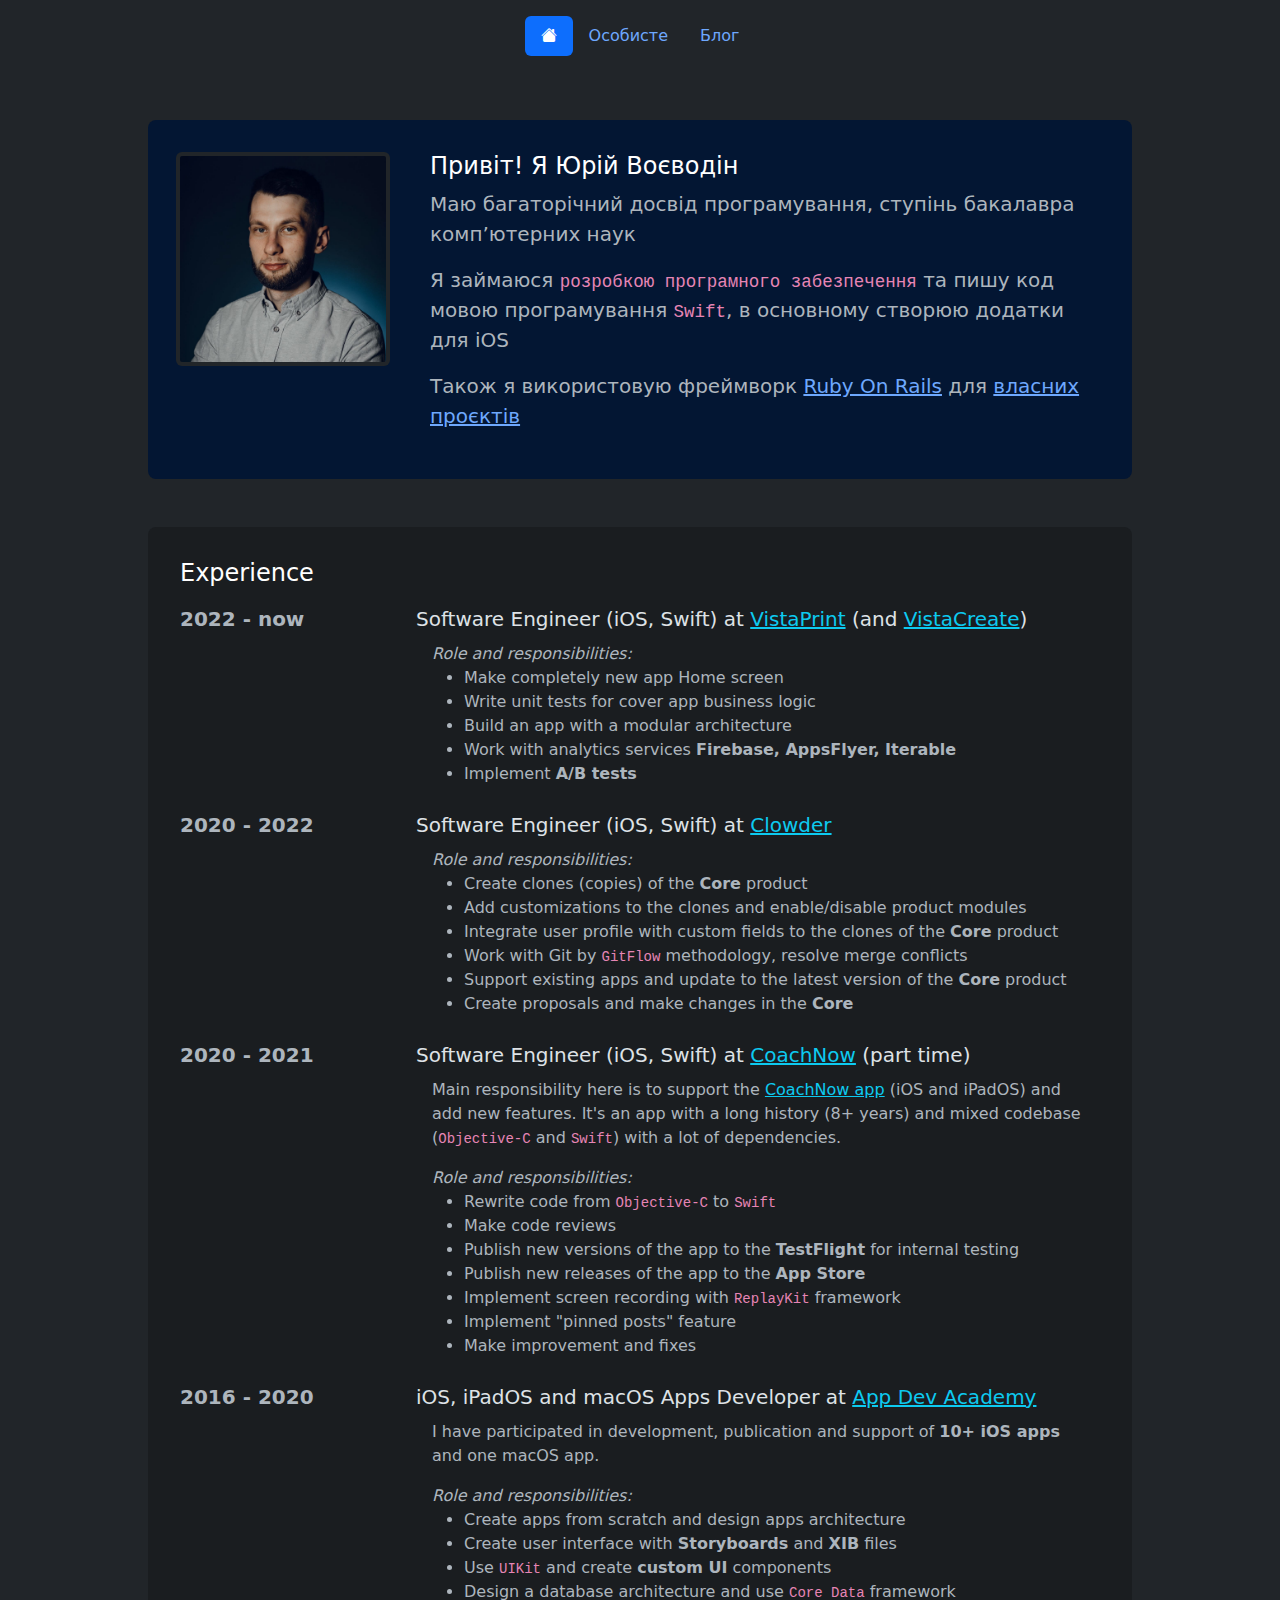
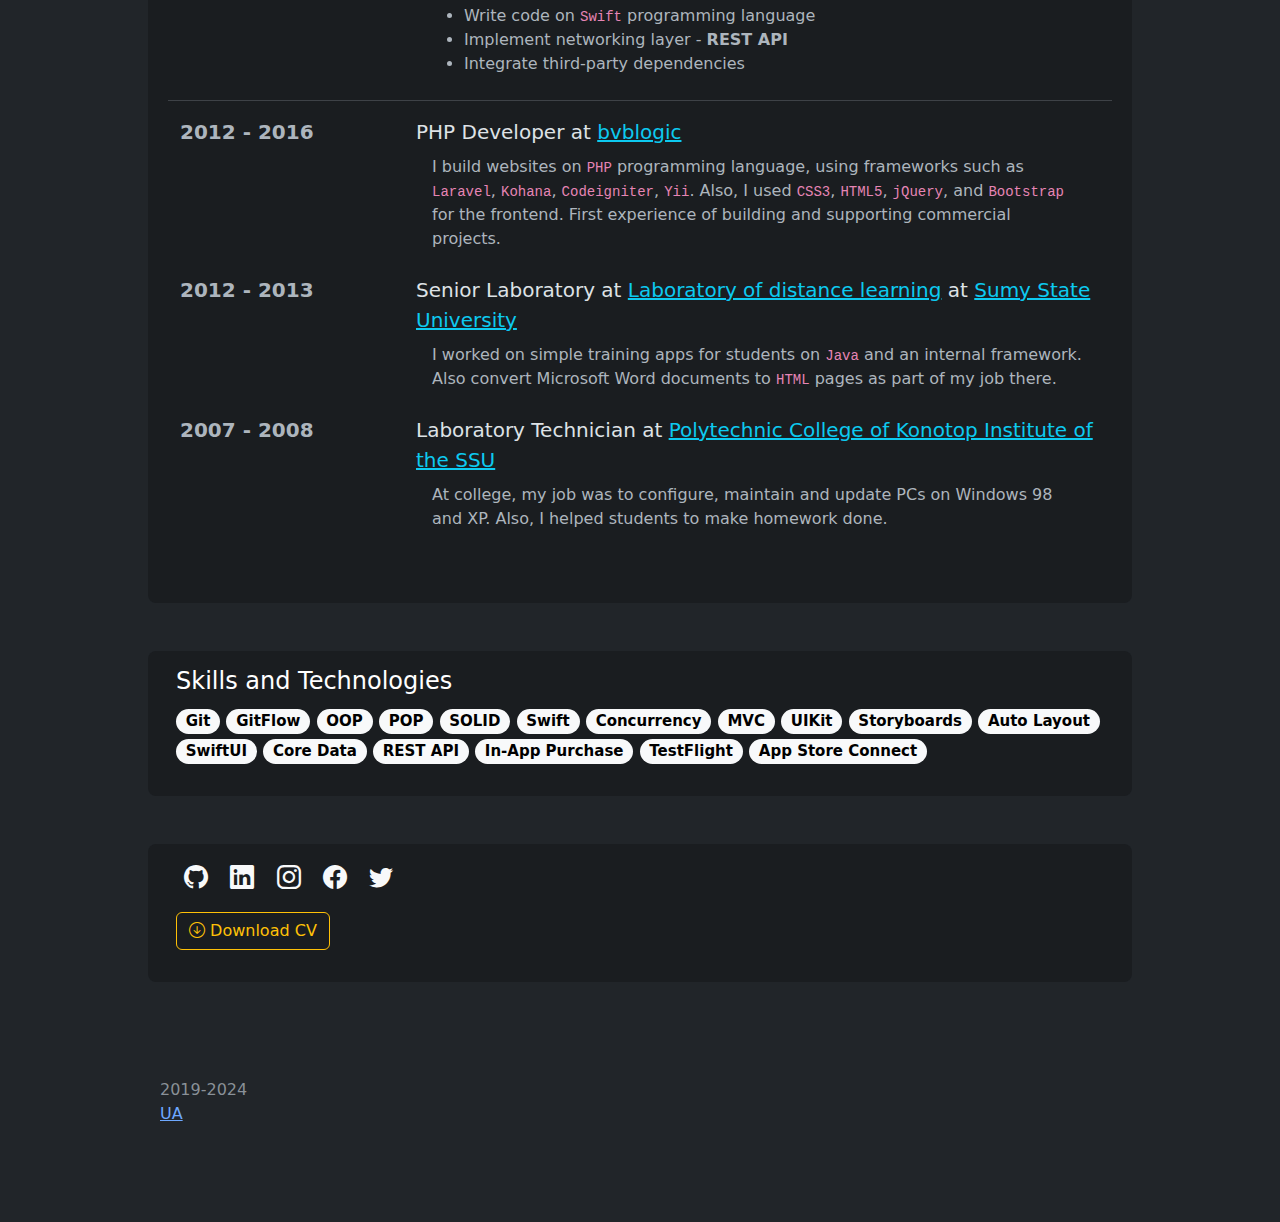
<file: ua.html>
<!DOCTYPE html>
<html lang="ua" data-bs-theme="dark">
<head>
  <meta http-equiv="Content-Type" content="text/html; charset=UTF-8">
  <meta name="viewport" content="width=device-width, initial-scale=1, shrink-to-fit=no">
  <meta name="msapplication-TileColor" content="#da532c">
  <meta name="description" content="Yurii Voievodin Personal Website" />
  <meta name="keywords" content="iOS,iPadOS,macOS,tvOS,iPhone,iPad,iMac,MacBook,Developer,Swift" />

  <!-- For new browsers - multisize ico  -->
  <link rel="icon" type="image/x-icon" sizes="16x16 32x32" href="favicon.ico">
  
  <!-- For iPad with high-resolution Retina display running iOS ≥ 7: -->
  <link rel="apple-touch-icon" sizes="152x152" href="favicon-152-precomposed.png">
  
  <!-- For iPad with high-resolution Retina display running iOS ≤ 6: -->
  <link rel="apple-touch-icon" sizes="144x144" href="favicon-144-precomposed.png">
  
  <!-- For iPhone with high-resolution Retina display running iOS ≥ 7: -->
  <link rel="apple-touch-icon" sizes="120x120" href="favicon-120-precomposed.png">
  
  <!-- For iPhone with high-resolution Retina display running iOS ≤ 6: -->
  <link rel="apple-touch-icon" sizes="114x114" href="favicon-114-precomposed.png">

  <title>Юрій Воєводін</title>

  <link rel="stylesheet" href="/assets/application-253e2981f7f11b87d0b4e9294ab5724bd1b063fa2e79de5fbb97c21307d810cc.css" data-turbo-track="reload" />
  <script type="importmap" data-turbo-track="reload">{
  "imports": {
    "application": "/assets/application-93f0769adf92766851dac7841b1d6daaf9ca2e2f51a0eb8d627e86469c422370.js",
    "bootstrap": "https://ga.jspm.io/npm:bootstrap@5.2.0-beta1/dist/js/bootstrap.esm.js",
    "@popperjs/core": "https://ga.jspm.io/npm:@popperjs/core@2.11.5/lib/index.js",
    "jquery": "https://code.jquery.com/jquery-3.6.0.min.js"
  }
}</script>
<link rel="modulepreload" href="/assets/application-93f0769adf92766851dac7841b1d6daaf9ca2e2f51a0eb8d627e86469c422370.js">
<link rel="modulepreload" href="https://ga.jspm.io/npm:bootstrap@5.2.0-beta1/dist/js/bootstrap.esm.js">
<link rel="modulepreload" href="https://ga.jspm.io/npm:@popperjs/core@2.11.5/lib/index.js">
<link rel="modulepreload" href="https://code.jquery.com/jquery-3.6.0.min.js">
<script type="module">import "application"</script>
</head>

<body><main><div class="container">
  <header class="d-flex justify-content-center py-3">
    <ul class="nav nav-pills">
        <a rel="nofollow" class="nav-link active" href="/ua.html">
        <i class="bi bi-house-fill"></i>
</a>        <li class="nav-item"><a class="nav-link " href="/ua/personal.html">Особисте</a></li>
        <li class="nav-item"><a class="nav-link " href="/ua/blog.html">Блог</a></li>
    </ul>
</header>
</div>


<div class="col-9 mx-auto py-md-5">

    <div class="row fs-5 p-3 bg-primary-subtle rounded-3">
        <div class="col-sm-3 mt-3">
            <img class="img-thumbnail border border-0" alt="Юрій Воєводін" src="/assets/blue square-630e5061678475f0449343e5fe2aeb765f51b30f013e99935cf95615caa5d42d.jpeg" />
        </div>

        <div class="col">
            <div class="container-fluid py-3 px-3">
                <h4>Привіт! Я Юрій Воєводін</h4>

                <p>Маю багаторічний досвід програмування, ступінь бакалавра комп’ютерних наук</p>

                <p>Я займаюся <code class="prettyprint">розробкою програмного забезпечення</code> та пишу код мовою програмування <code class="prettyprint">Swift</code>, в основному створюю додатки для iOS</p>

                <p>Також я використовую фреймворк <a href="https://rubyonrails.org" rel="nofollow" target="_blank">Ruby On Rails</a> для <a href="/projects.html" rel="nofollow" target="_blank">власних проєктів</a></p>
            </div>
        </div>
    </div>

    <div class="row fs-5 p-3 mt-5 bg-dark-subtle rounded-3">
        <div class="container-fluid py-3 px-3">
    <h4>Experience</h4>

    <dl class="row mt-3">

        <dt class="col-sm-3">2022 - now</dt>
        <dd class="col-sm-9"><span class="text-secondary-emphasis">Software Engineer (iOS, Swift) at <a href="https://www.vistaprint.com" rel="nofollow" target="_blank" class="link-info">VistaPrint</a> (and <a href="https://create.vista.com" rel="nofollow" target="_blank" class="link-info">VistaCreate</a>)</span>
            <div class="fs-6 fw-light mt-2 px-3">
                <i>Role and responsibilities:</i>
                <ul class="fs-6 fw-light">
                    <li>Make completely new app Home screen</li>
                    <li>Write unit tests for cover app business logic</li>
                    <li>Build an app with a modular architecture</li>
                    <li>Work with analytics services <span class="fw-bold">Firebase, AppsFlyer, Iterable</span></li>
                    <li>Implement <span class="fw-bold">A/B tests</span></li>
                </ul>
            </div>
        </dd>

        <dt class="col-sm-3">2020 - 2022</dt>
        <dd class="col-sm-9"><span class="text-secondary-emphasis">Software Engineer (iOS, Swift) at <a href="https://www.clowder.com" rel="nofollow" target="_blank" class="link-info">Clowder</a></span>
            <div class="fs-6 fw-light mt-2 px-3">
                <i>Role and responsibilities:</i>
                <ul class="fs-6 fw-light">
                    <li>Create clones (copies) of the <span class="fw-bold">Core</span> product</li>
                    <li>Add customizations to the clones and enable/disable product modules</li>
                    <li>Integrate user profile with custom fields to the clones of the <span class="fw-bold">Core</span> product</li>
                    <li>Work with Git by <code>GitFlow</code> methodology, resolve merge conflicts</li>
                    <li>Support existing apps and update to the latest version of the <span class="fw-bold">Core</span> product</li>
                    <li>Create proposals and make changes in the <span class="fw-bold">Core</span></li>
                </ul>
            </div>
        </dd>

        <dt class="col-sm-3">2020 - 2021</dt>
        <dd class="col-sm-9"><span class="text-secondary-emphasis">Software Engineer (iOS, Swift) at <a href="https://coachnow.io" rel="nofollow" target="_blank" class="link-info">CoachNow</a> (part time)</span>
            <p class="fs-6 fw-light mt-2 px-3">
                Main responsibility here is to support the <a href="https://apps.apple.com/app/coachnow-coaching-platform/id596598472" rel="nofollow" target="_blank" class="link-info">CoachNow app</a> (iOS and iPadOS) and add new features. It's an app with a long history (8+ years) and mixed codebase (<code>Objective-C</code> and <code>Swift</code>) with a lot of dependencies.
            </p>
            <div class="fs-6 fw-light px-3">
                <i>Role and responsibilities:</i>
                <ul class="fs-6 fw-light">
                    <li>Rewrite code from <code>Objective-C</code> to <code>Swift</code></li>
                    <li>Make code reviews</li>
                    <li>Publish new versions of the app to the <span class="fw-bold">TestFlight</span> for internal testing</li>
                    <li>Publish new releases of the app to the <span class="fw-bold">App Store</span></li>
                    <li>Implement screen recording with <code>ReplayKit</code> framework</li>
                    <li>Implement "pinned posts" feature</li>
                    <li>Make improvement and fixes</li>
                </ul>
            </div>
        </dd>

        <dt class="col-sm-3">2016 - 2020</dt>
        <dd class="col-sm-9"><span class="text-secondary-emphasis">iOS, iPadOS and macOS Apps Developer at <a href="https://www.appdev.academy" rel="nofollow" target="_blank" class="link-info">App Dev Academy</a></span>
            <p class="fs-6 fw-light mt-2 px-3">I have participated in development, publication and support of <span class="fw-bold">10+ iOS apps</span> and one macOS app.</p>
            <div class="fs-6 fw-light px-3">
                <i>Role and responsibilities:</i>
                <ul class="fs-6 fw-light">
                    <li>Create apps from scratch and design apps architecture</li>
                    <li>Create user interface with <span class="fw-bold">Storyboards</span> and <span class="fw-bold">XIB</span> files</li>
                    <li>Use <code>UIKit</code> and create <span class="fw-bold">custom UI</span> components</li>
                    <li>Design a database architecture and use <code>Core Data</code> framework</li>
                    <li>Write code on <code>Swift</code> programming language</li>
                    <li>Implement networking layer - <span class="fw-bold">REST API</span></li>
                    <li>Integrate third-party dependencies</li>
                </ul>
            </div>
        </dd>

        <hr>

        <dt class="col-sm-3">2012 - 2016</dt>
        <dd class="col-sm-9"><span class="text-secondary-emphasis">PHP Developer at <a href="https://bvblogic.com" rel="nofollow" target="_blank" class="link-info">bvblogic</a></span>

            <p class="fs-6 fw-light mt-2 px-3">I build websites on <code>PHP</code> programming language, using frameworks such as <code>Laravel</code>, <code>Kohana</code>, <code>Codeigniter</code>, <code>Yii</code>. Also, I used <code>CSS3</code>, <code>HTML5</code>, <code>jQuery</code>, and <code>Bootstrap</code> for the frontend. 
            First experience of building and supporting commercial projects.</p>
        </dd>

        <dt class="col-sm-3">2012 - 2013</dt>
        <dd class="col-sm-9"><span class="text-secondary-emphasis">Senior Laboratory at <a href="https://dl.sumdu.edu.ua/en" rel="nofollow" target="_blank" class="link-info">Laboratory of distance learning</a> at <a href="https://sumdu.edu.ua/int/en" rel="nofollow" target="_blank" class="link-info">Sumy State University</a></span>

            <p class="fs-6 fw-light mt-2 px-3">I worked on simple training apps for students on <code>Java</code> and an internal framework. Also convert Microsoft Word documents to <code>HTML</code> pages as part of my job there.</p>
        </dd>

        <dt class="col-sm-3">2007 - 2008</dt>
        <dd class="col-sm-9"><span class="text-secondary-emphasis">Laboratory Technician at <a href="https://kpt.sumdu.edu.ua" rel="nofollow" target="_blank" class="link-info">Polytechnic College of Konotop Institute of the SSU</a></span>

            <p class="fs-6 fw-light mt-2 px-3">At college, my job was to configure, maintain and update PCs on Windows 98 and XP. Also, I helped students to make homework done.</p>
        </dd>
    </dl>
</div>
    </div>

    <div class="row fs-5 p-3 mt-5 bg-dark-subtle rounded-3">
    <div class="col">
        <div class="row">
            <h4>Skills and Technologies</h4>
            <p>
                <span class="badge rounded-pill text-bg-light">Git</span>
                <span class="badge rounded-pill text-bg-light">GitFlow</span>
                <span class="badge rounded-pill text-bg-light">OOP</span>
                <span class="badge rounded-pill text-bg-light">POP</span>
                <span class="badge rounded-pill text-bg-light">SOLID</span>
                <span class="badge rounded-pill text-bg-light">Swift</span>
                <span class="badge rounded-pill text-bg-light">Concurrency</span>
                <span class="badge rounded-pill text-bg-light">MVC</span>
                <span class="badge rounded-pill text-bg-light">UIKit</span>
                <span class="badge rounded-pill text-bg-light">Storyboards</span>
                <span class="badge rounded-pill text-bg-light">Auto Layout</span>
                <span class="badge rounded-pill text-bg-light">SwiftUI</span>
                <span class="badge rounded-pill text-bg-light">Core Data</span>
                <span class="badge rounded-pill text-bg-light">REST API</span>
                <span class="badge rounded-pill text-bg-light">In-App Purchase</span>
                <span class="badge rounded-pill text-bg-light">TestFlight</span>
                <span class="badge rounded-pill text-bg-light">App Store Connect</span>
            </p>
        </div>
    </div>
</div>


    <div class="row fs-5 p-3 mt-5 bg-dark-subtle rounded-3">
    <div class="col">
        <div class="row">
            <div>
                <span class="mx-2"><a href="https://github.com/yurii-voievodin" rel="nofollow" target="_blank" class="link-light"><i class="bi bi-github fs-4"></i></a></span>

                <span class="mx-2"><a href="https://www.linkedin.com/in/yurivoevodin" rel="nofollow" target="_blank" class="link-light"><i class="bi bi-linkedin fs-4"></i></a></span>

                <span class="mx-2"><a href="https://www.instagram.com/yurii.voievodin" rel="nofollow" target="_blank" class="link-light"><i class="bi bi-instagram fs-4"></i></a></span>

                <span class="mx-2"><a href="https://www.facebook.com/yurii.voievodin" rel="nofollow" target="_blank" class="link-light"><i class="bi bi-facebook fs-4"></i></a></span>

                <span class="mx-2"><a href="https://twitter.com/yurii_voievodin" rel="nofollow" target="_blank" class="link-light"><i class="bi bi-twitter fs-4"></i></a></span>
            </div>
            <div class="my-3"><a href="/Yurii_Voievodin_CV.pdf" class="btn btn-outline-warning" target="_blank"><i class="bi bi-arrow-down-circle"></i> Download CV</a></div>
        </div>
    </div>
</div>


    <footer class="pt-5 my-5 text-muted">
	<ul class="list-unstyled text-small">
		<li>2019-2024</li>
		<li><a href="/ua.html">UA</a></li>
	</ul>
</footer>

</div>
</main></body>
</html>
</file>
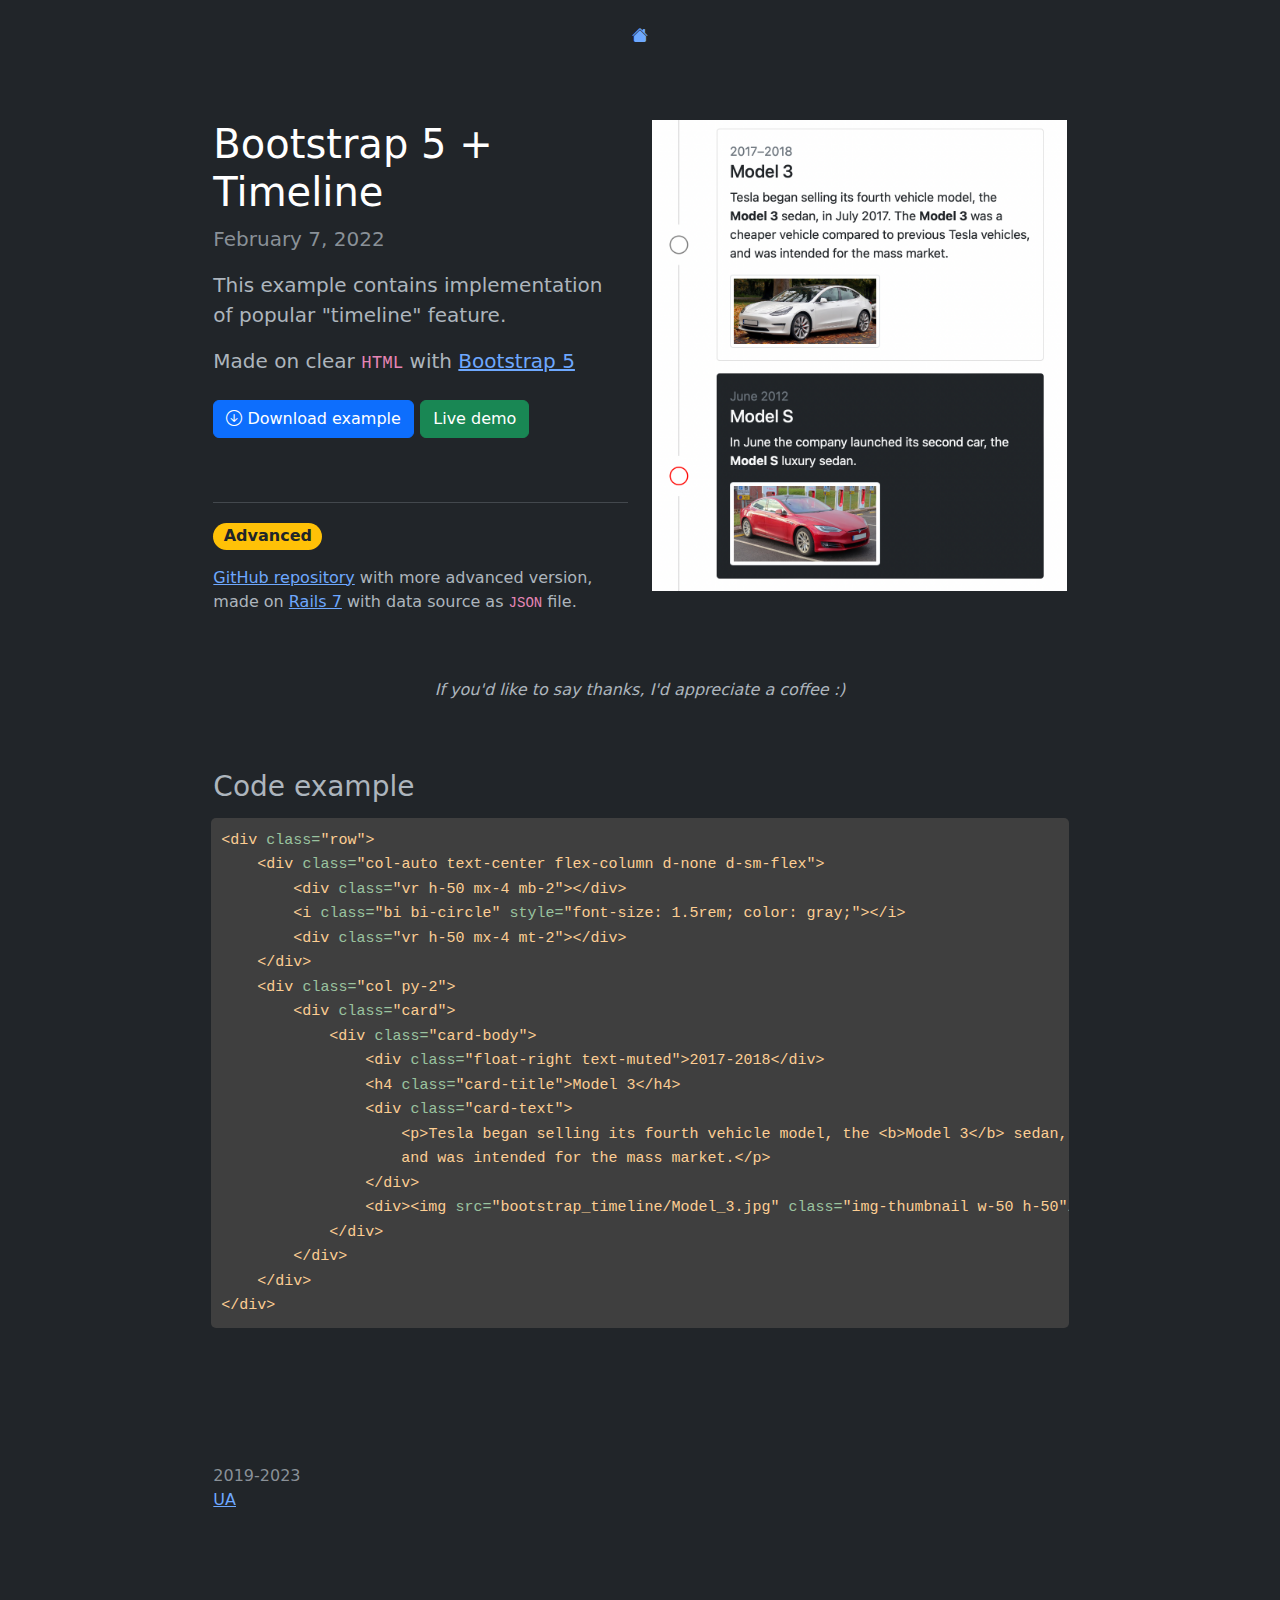
<file: pages/bootstrap_5_timeline.html>
<!DOCTYPE html>
<html lang="ua" data-bs-theme="dark">
<head>
  <meta http-equiv="Content-Type" content="text/html; charset=UTF-8">
  <meta name="viewport" content="width=device-width, initial-scale=1, shrink-to-fit=no">
  <meta name="msapplication-TileColor" content="#da532c">
  <meta name="description" content="Bootstrap 5 HTML Timeline" />
  <meta name="keywords" content="Timeline, Bootstrap 5, HTML, CSS, Rails 7" />

  <!-- For new browsers - multisize ico  -->
  <link rel="icon" type="image/x-icon" sizes="16x16 32x32" href="favicon.ico">
  
  <!-- For iPad with high-resolution Retina display running iOS ≥ 7: -->
  <link rel="apple-touch-icon" sizes="152x152" href="favicon-152-precomposed.png">
  
  <!-- For iPad with high-resolution Retina display running iOS ≤ 6: -->
  <link rel="apple-touch-icon" sizes="144x144" href="favicon-144-precomposed.png">
  
  <!-- For iPhone with high-resolution Retina display running iOS ≥ 7: -->
  <link rel="apple-touch-icon" sizes="120x120" href="favicon-120-precomposed.png">
  
  <!-- For iPhone with high-resolution Retina display running iOS ≤ 6: -->
  <link rel="apple-touch-icon" sizes="114x114" href="favicon-114-precomposed.png">

  <title>Bootstrap 5 Timeline</title>

  <link rel="stylesheet" href="/assets/application-253e2981f7f11b87d0b4e9294ab5724bd1b063fa2e79de5fbb97c21307d810cc.css" data-turbo-track="reload" />
  <script type="importmap" data-turbo-track="reload">{
  "imports": {
    "application": "/assets/application-93f0769adf92766851dac7841b1d6daaf9ca2e2f51a0eb8d627e86469c422370.js",
    "bootstrap": "https://ga.jspm.io/npm:bootstrap@5.2.0-beta1/dist/js/bootstrap.esm.js",
    "@popperjs/core": "https://ga.jspm.io/npm:@popperjs/core@2.11.5/lib/index.js",
    "jquery": "https://code.jquery.com/jquery-3.6.0.min.js"
  }
}</script>
<link rel="modulepreload" href="/assets/application-93f0769adf92766851dac7841b1d6daaf9ca2e2f51a0eb8d627e86469c422370.js">
<script src="/assets/es-module-shims.min-d89e73202ec09dede55fb74115af9c5f9f2bb965433de1c2446e1faa6dac2470.js" async="async" data-turbo-track="reload"></script>
<script type="module">import "application"</script>
</head>

<body><main><div class="container">
      <header class="d-flex justify-content-center py-3">
        <ul class="nav nav-pills">
            <a rel="nofollow" class="nav-link" href="/">
                <i class="bi bi-house-fill"></i>
</a>        </ul>
    </header>
</div>

<div class="col-8 mx-auto py-md-5">

    <div class="row fs-5">
        <div class="col-md-6">
            <h1>Bootstrap 5 + Timeline</h1>
            <span class="text-muted">February 7, 2022</span>
            <p></p>
            <p>This example contains implementation of popular "timeline" feature.</p>
            <p>Made on clear <code>HTML</code> with <a href="https://getbootstrap.com" target="_blank">Bootstrap 5</a></p>
            <div class="my-3">
                <a href="/bootstrap_5_timeline.zip" rel="nofollow" class="btn btn-primary mt-2"><i class="bi bi-arrow-down-circle"></i> Download example</a>
                <a href="/pages/tesla_timeline.html" rel="nofollow" class="btn btn-success mt-2">Live demo</a>
            </div>
            <div class="py-3"></div>
            <hr>
            <p><span class="fs-6 badge rounded-pill bg-warning text-dark">Advanced</span></p>
            <p class="fs-6"><a href="https://github.com/yurii-voievodin/rails_bootstrap_timeline" target="_blank">GitHub repository</a> with more advanced version, made on <a href="https://rubyonrails.org" target="_blank">Rails 7</a> with data source as <code>JSON</code> file. </p>
        </div>
        <div class="col-md-6"><img src="/assets/bootstrap_timeline/Timeline-9f6c22ee58994870b476b52fa07c47a6f457638c0a64de838a50e8b9175f0045.png" class="img-fluid"/></div>
    </div>

    <div class="row my-5 text-center">
        <span class="fst-italic">If you'd like to say thanks, I'd appreciate a coffee :)</span>
        <div class="my-2">
            <script type="text/javascript" src="https://cdnjs.buymeacoffee.com/1.0.0/button.prod.min.js" data-name="bmc-button" data-slug="voevodin" data-color="#FFDD00" data-emoji=""  data-font="Cookie" data-text="Buy me a coffee" data-outline-color="#000000" data-font-color="#000000" data-coffee-color="#ffffff" ></script>
        </div>
    </div>

    <div class="row mt-5">
        <div class="fs-3">Code example</div>
        <div class="highlight"><pre class="highlight html"><code><span class="nt">&lt;div</span> <span class="na">class=</span><span class="s">"row"</span><span class="nt">&gt;</span>
    <span class="nt">&lt;div</span> <span class="na">class=</span><span class="s">"col-auto text-center flex-column d-none d-sm-flex"</span><span class="nt">&gt;</span>
        <span class="nt">&lt;div</span> <span class="na">class=</span><span class="s">"vr h-50 mx-4 mb-2"</span><span class="nt">&gt;&lt;/div&gt;</span>
        <span class="nt">&lt;i</span> <span class="na">class=</span><span class="s">"bi bi-circle"</span> <span class="na">style=</span><span class="s">"font-size: 1.5rem; color: gray;"</span><span class="nt">&gt;&lt;/i&gt;</span>
        <span class="nt">&lt;div</span> <span class="na">class=</span><span class="s">"vr h-50 mx-4 mt-2"</span><span class="nt">&gt;&lt;/div&gt;</span>
    <span class="nt">&lt;/div&gt;</span>
    <span class="nt">&lt;div</span> <span class="na">class=</span><span class="s">"col py-2"</span><span class="nt">&gt;</span>
        <span class="nt">&lt;div</span> <span class="na">class=</span><span class="s">"card"</span><span class="nt">&gt;</span>
            <span class="nt">&lt;div</span> <span class="na">class=</span><span class="s">"card-body"</span><span class="nt">&gt;</span>
                <span class="nt">&lt;div</span> <span class="na">class=</span><span class="s">"float-right text-muted"</span><span class="nt">&gt;</span>2017-2018<span class="nt">&lt;/div&gt;</span>
                <span class="nt">&lt;h4</span> <span class="na">class=</span><span class="s">"card-title"</span><span class="nt">&gt;</span>Model 3<span class="nt">&lt;/h4&gt;</span>
                <span class="nt">&lt;div</span> <span class="na">class=</span><span class="s">"card-text"</span><span class="nt">&gt;</span>
                    <span class="nt">&lt;p&gt;</span>Tesla began selling its fourth vehicle model, the <span class="nt">&lt;b&gt;</span>Model 3<span class="nt">&lt;/b&gt;</span> sedan, in July 2017. The <span class="nt">&lt;b&gt;</span>Model 3<span class="nt">&lt;/b&gt;</span> was a cheaper vehicle compared to previous Tesla vehicles,
                    and was intended for the mass market.<span class="nt">&lt;/p&gt;</span>
                <span class="nt">&lt;/div&gt;</span>
                <span class="nt">&lt;div&gt;&lt;img</span> <span class="na">src=</span><span class="s">"bootstrap_timeline/Model_3.jpg"</span> <span class="na">class=</span><span class="s">"img-thumbnail w-50 h-50"</span><span class="nt">/&gt;&lt;/div&gt;</span>
            <span class="nt">&lt;/div&gt;</span>
        <span class="nt">&lt;/div&gt;</span>
    <span class="nt">&lt;/div&gt;</span>
<span class="nt">&lt;/div&gt;</span>
</code></pre></div>
    </div>

    <footer class="pt-5 my-5 text-muted">
	<ul class="list-unstyled text-small">
		<li>2019-2023</li>
		<li><a href="/ua.html">UA</a></li>
	</ul>
</footer>

</div>
</main></body>
</html>
</file>
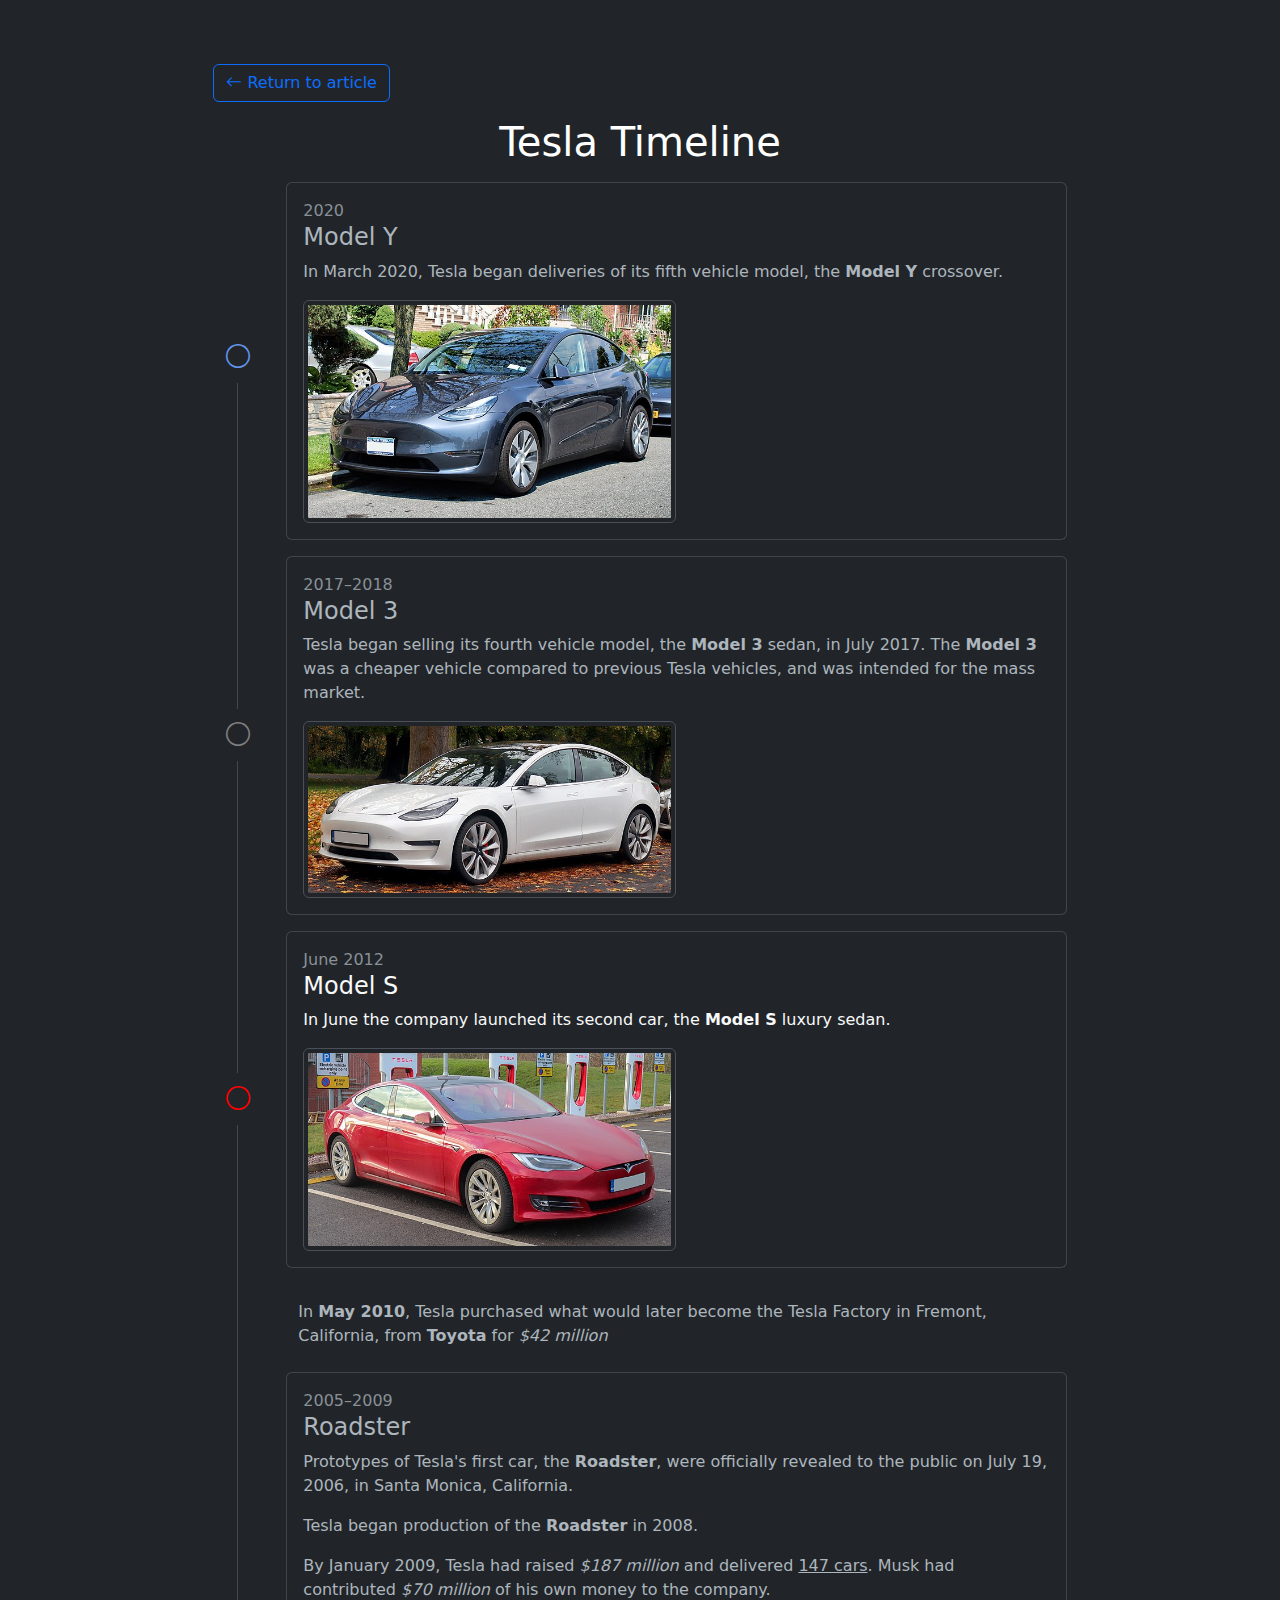
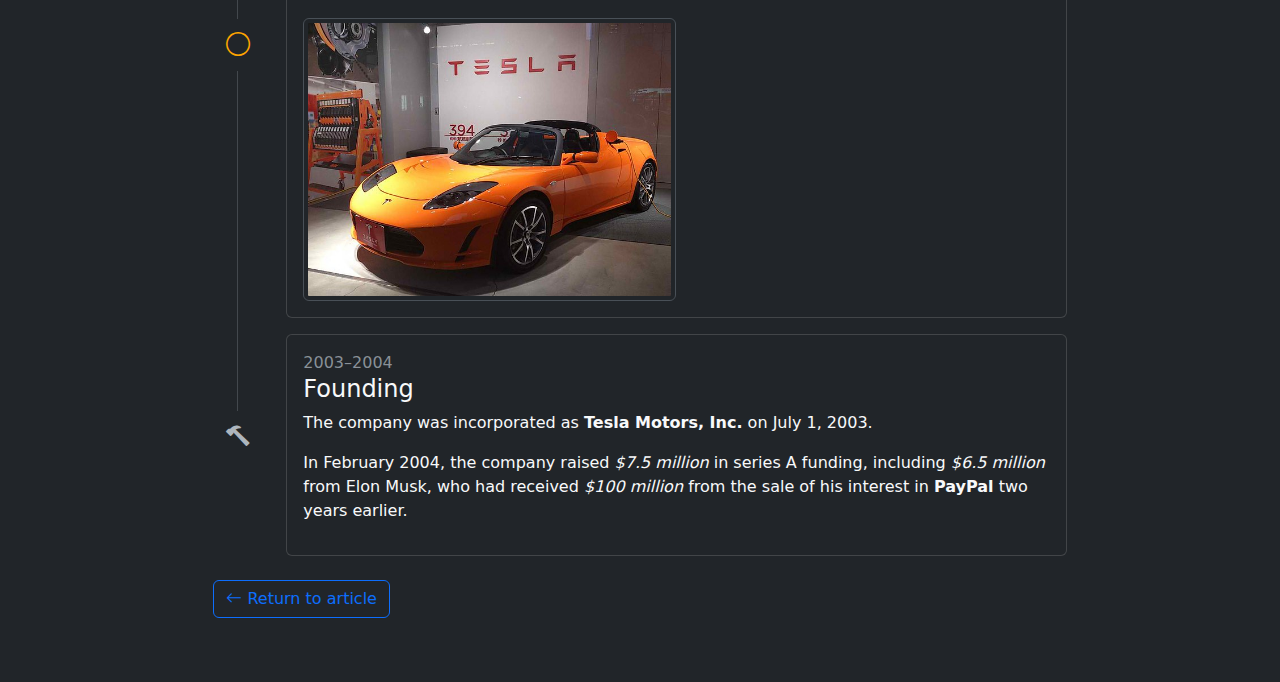
<file: pages/tesla_timeline.html>
<!DOCTYPE html>
<html lang="ua" data-bs-theme="dark">
<head>
  <meta http-equiv="Content-Type" content="text/html; charset=UTF-8">
  <meta name="viewport" content="width=device-width, initial-scale=1, shrink-to-fit=no">
  <meta name="msapplication-TileColor" content="#da532c">
  <meta name="description" content="Yurii Voievodin Personal Website" />
  <meta name="keywords" content="iOS,iPadOS,macOS,tvOS,iPhone,iPad,iMac,MacBook,Developer,Swift" />

  <!-- For new browsers - multisize ico  -->
  <link rel="icon" type="image/x-icon" sizes="16x16 32x32" href="favicon.ico">
  
  <!-- For iPad with high-resolution Retina display running iOS ≥ 7: -->
  <link rel="apple-touch-icon" sizes="152x152" href="favicon-152-precomposed.png">
  
  <!-- For iPad with high-resolution Retina display running iOS ≤ 6: -->
  <link rel="apple-touch-icon" sizes="144x144" href="favicon-144-precomposed.png">
  
  <!-- For iPhone with high-resolution Retina display running iOS ≥ 7: -->
  <link rel="apple-touch-icon" sizes="120x120" href="favicon-120-precomposed.png">
  
  <!-- For iPhone with high-resolution Retina display running iOS ≤ 6: -->
  <link rel="apple-touch-icon" sizes="114x114" href="favicon-114-precomposed.png">

  <title>Tesla Timeline</title>

  <link rel="stylesheet" href="/assets/application-253e2981f7f11b87d0b4e9294ab5724bd1b063fa2e79de5fbb97c21307d810cc.css" data-turbo-track="reload" />
  <script type="importmap" data-turbo-track="reload">{
  "imports": {
    "application": "/assets/application-93f0769adf92766851dac7841b1d6daaf9ca2e2f51a0eb8d627e86469c422370.js",
    "bootstrap": "https://ga.jspm.io/npm:bootstrap@5.2.0-beta1/dist/js/bootstrap.esm.js",
    "@popperjs/core": "https://ga.jspm.io/npm:@popperjs/core@2.11.5/lib/index.js",
    "jquery": "https://code.jquery.com/jquery-3.6.0.min.js"
  }
}</script>
<link rel="modulepreload" href="/assets/application-93f0769adf92766851dac7841b1d6daaf9ca2e2f51a0eb8d627e86469c422370.js">
<script src="/assets/es-module-shims.min-d89e73202ec09dede55fb74115af9c5f9f2bb965433de1c2446e1faa6dac2470.js" async="async" data-turbo-track="reload"></script>
<script type="module">import "application"</script>
</head>

<body><main><div class="col-8 mx-auto py-md-5">

    <div class="row">
        <div class="my-3"><a href="/pages/bootstrap_5_timeline.html" class="btn btn-outline-primary"><i class="bi bi-arrow-left"></i> Return to article</a></div>
    </div>

    <div class="row fs-5">
        <h1 class="text-center">Tesla Timeline</h1>
    </div>

    <div>
        <div class="row">
            <div class="col-auto text-center flex-column d-none d-sm-flex">
                <div class="row h-50"></div>
                <i class="bi bi-circle" style="font-size: 1.5rem; color: cornflowerblue;"></i>
                <div class="vr h-50 mx-4 mt-2"></div>
            </div>
            <div class="col py-2">
                <div class="card">
                    <div class="card-body">
                        <div class="float-right text-muted">2020</div>
                        <h4 class="card-title">Model Y</h4>
                        <div class="card-text">
                            <p>In March 2020, Tesla began deliveries of its fifth vehicle model, the <b>Model Y</b> crossover.</p>
                        </div>
                        <div><img src="/assets/bootstrap_timeline/Model_Y-8551c26bb07268ba17b0f3b270fdd426aa60793f2fc1093c356b36a2f20ed865.jpg" class="img-thumbnail w-50 h-50"/></div>
                    </div>
                </div>
            </div>
        </div>

        <div class="row">
            <div class="col-auto text-center flex-column d-none d-sm-flex">
                <div class="vr h-50 mx-4 mb-2"></div>
                <i class="bi bi-circle" style="font-size: 1.5rem; color: gray;"></i>
                <div class="vr h-50 mx-4 mt-2"></div>
            </div>
            <div class="col py-2">
                <div class="card">
                    <div class="card-body">
                        <div class="float-right text-muted">2017–2018</div>
                        <h4 class="card-title">Model 3</h4>
                        <div class="card-text">
                            <p>Tesla began selling its fourth vehicle model, the <b>Model 3</b> sedan, in July 2017. The <b>Model 3</b> was a cheaper vehicle compared to previous Tesla vehicles, and was intended for the mass market.</p>
                        </div>
                        <div><img src="/assets/bootstrap_timeline/Model_3-5b0d5f6c5ad0385ab74a0dc0fd136f2cf4914ca35d9fb2cc9eaa4b4ce8b6f838.jpg" class="img-thumbnail w-50 h-50"/></div>
                    </div>
                </div>
            </div>
        </div>


        <div class="row">
            <div class="col-auto text-center flex-column d-none d-sm-flex">
                <div class="vr h-50 mx-4 mb-2"></div>
                <i class="bi bi-circle" style="font-size: 1.5rem; color: red;"></i>
                <div class="vr h-50 mx-4 mt-2"></div>
            </div>
            <div class="col py-2">
                <div class="card bg-dark text-light">
                    <div class="card-body">
                        <div class="float-right text-muted" id="10February2021">June 2012</div>
                        <h4 class="card-title">Model S</h4>
                        <div class="card-text">
                            <p>In June the company launched its second car, the <b>Model S</b> luxury sedan.</p>
                        </div>
                        <div><img src="/assets/bootstrap_timeline/Model_S-848829d48352af0e202b2c59095ee3b0204b3e51eab802449788b98974287acc.jpg" class="img-thumbnail w-50 h-50"/></div>
                    </div>
                </div>
            </div>
        </div>

        <div class="row">
            <div class="col-auto text-center flex-column d-none d-sm-flex"><div class="vr h-100 mx-4"></div></div>
            <div class="col px-4">
                <br>
                <p>In <b>May 2010</b>, Tesla purchased what would later become the Tesla Factory in Fremont, California, from <b>Toyota</b> for <i>$42 million</i></p>
            </div>
        </div>

        <div class="row">

            <div class="col-auto text-center flex-column d-none d-sm-flex">
                <div class="vr h-50 mx-4 mb-2"></div>

                <i class="bi bi-circle" style="font-size: 1.5rem; color: orange;"></i>

                <div class="vr h-50 mx-4 mt-2"></div>
            </div>

            <div class="col py-2">
                <div class="card">
                    <div class="card-body">
                        <div class="float-right text-muted" id="16March2020">2005–2009</div>
                        <h4 class="card-title">Roadster</h4>
                        <div class="card-text">
                            <p>Prototypes of Tesla's first car, the <b>Roadster</b>, were officially revealed to the public on July 19, 2006, in Santa Monica, California.</p>

                            <p>Tesla began production of the <b>Roadster</b> in 2008.</p>

                            <p>By January 2009, Tesla had raised <i>$187 million</i> and delivered <u>147 cars</u>. Musk had contributed <i>$70 million</i> of his own money to the company.</p>
                        </div>
                        <div><img src="/assets/bootstrap_timeline/Roadster-e1cb4aadda56e6edbca297e85ebdcc3bcffa1d4797e57add05c6966959ba7f33.jpg" class="img-thumbnail w-50 h-50"/></div>
                    </div>
                </div>
            </div>
        </div>

        <div class="row">
            <div class="col-auto text-center flex-column d-none d-sm-flex">
                <div class="vr h-50 mx-4 mb-2"></div>
                <i class="bi bi-hammer" style="font-size: 1.5rem;"></i>
                <div class="h-50 mx-4 mt-4"></div>
            </div>
            <div class="col py-2">
                <div class="card bg-dark text-light">
                    <div class="card-body">
                        <div class="float-right text-muted">2003–2004</div>
                        <h4 class="card-title">Founding</h4>
                        <div class="card-text">
                            <p>The company was incorporated as <b>Tesla Motors, Inc.</b> on July 1, 2003.</p>
                            <p>In February 2004, the company raised <i>$7.5 million</i> in series A funding, including <i>$6.5 million</i> from Elon Musk, who had received <i>$100 million</i> from the sale of his interest in <b>PayPal</b> two years earlier.</p></div>
                        </div>
                    </div>
                </div>
            </div>

        </div>

        <div class="row">
            <div class="my-3"><a href="/pages/bootstrap_5_timeline.html" class="btn btn-outline-primary"><i class="bi bi-arrow-left"></i> Return to article</a></div>
        </div>

    </div>
</main></body>
</html>
</file>
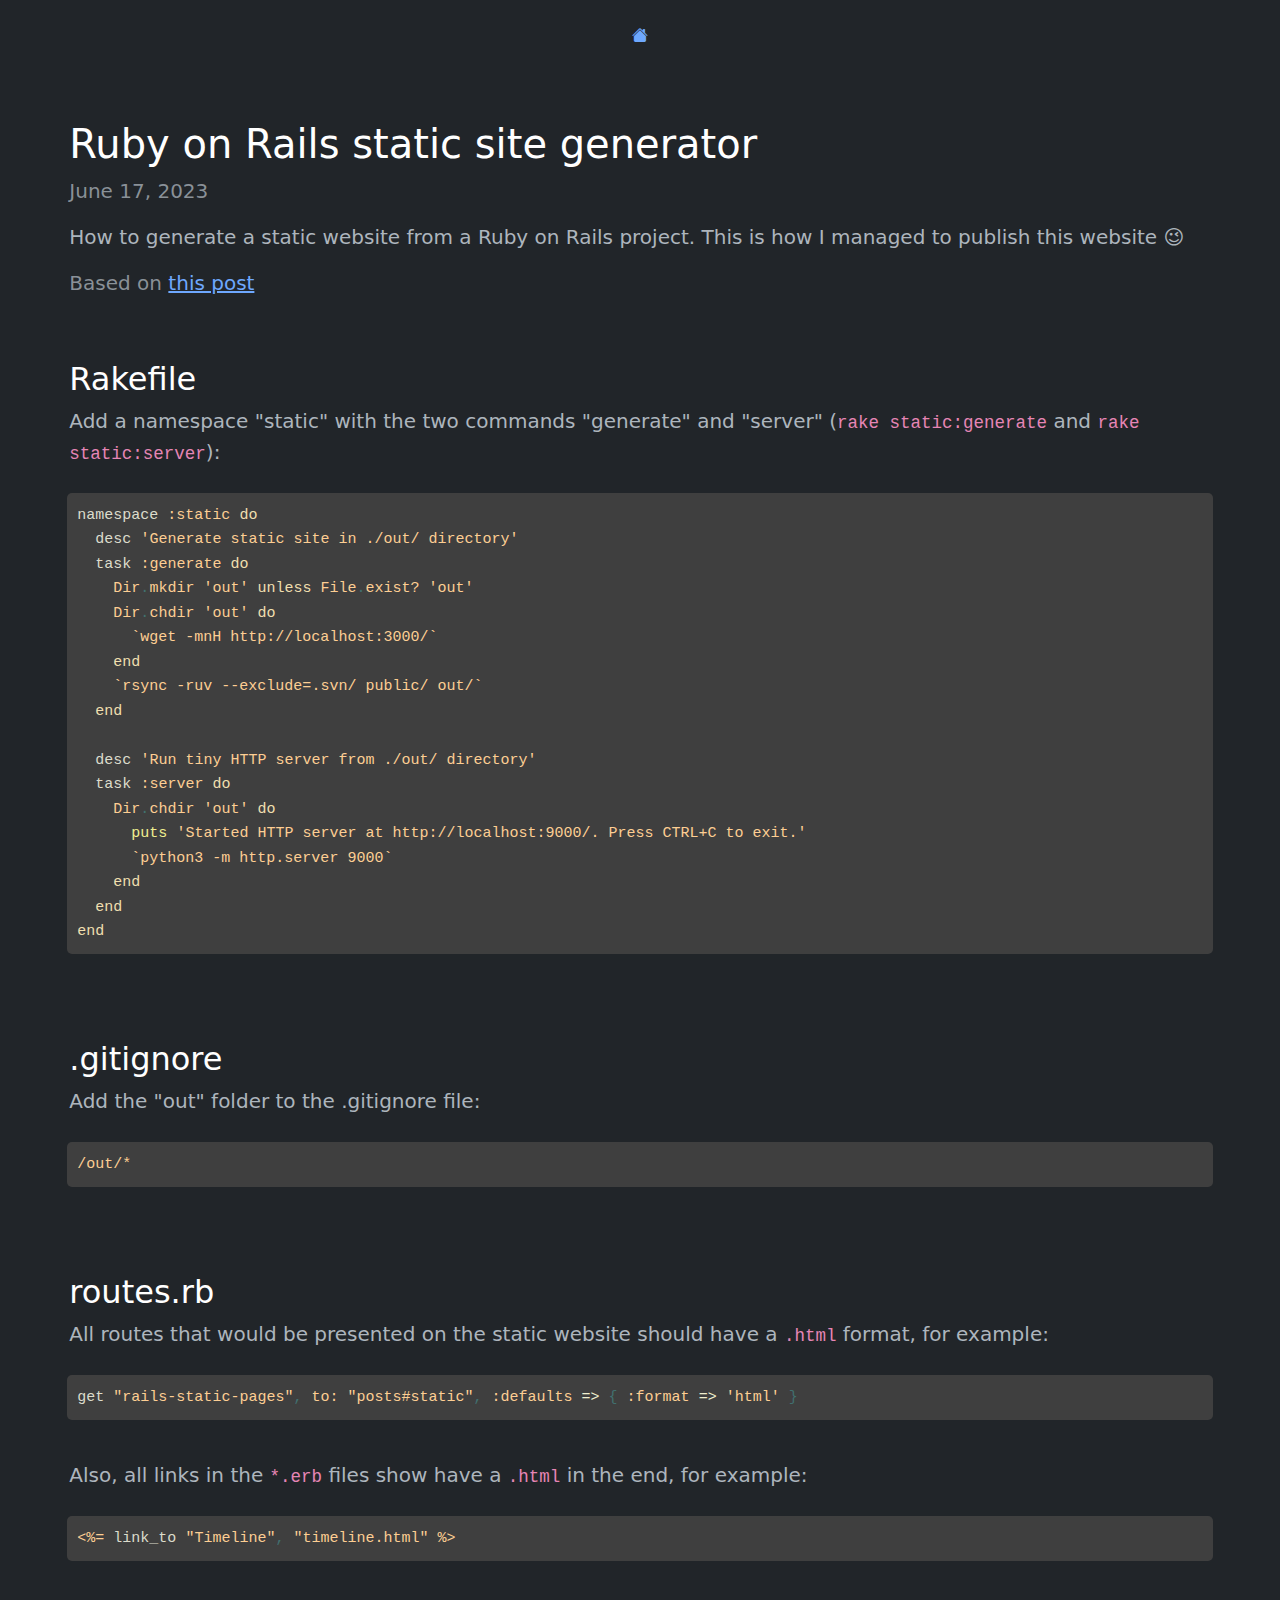
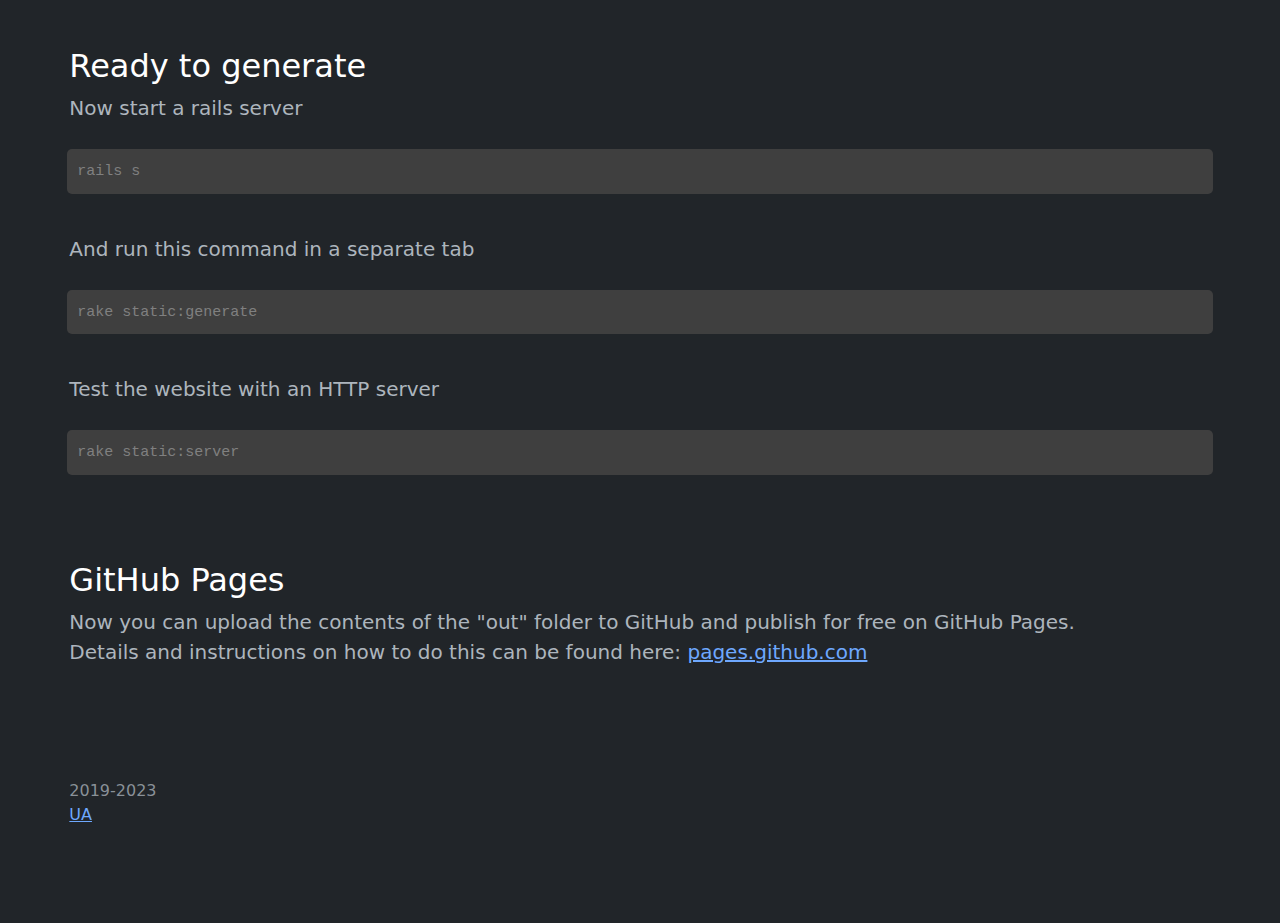
<file: posts/rails-static-pages.html>
<!DOCTYPE html>
<html lang="ua" data-bs-theme="dark">
<head>
  <meta http-equiv="Content-Type" content="text/html; charset=UTF-8">
  <meta name="viewport" content="width=device-width, initial-scale=1, shrink-to-fit=no">
  <meta name="msapplication-TileColor" content="#da532c">
  <meta name="description" content="Yurii Voievodin Personal Website" />
  <meta name="keywords" content="iOS,iPadOS,macOS,tvOS,iPhone,iPad,iMac,MacBook,Developer,Swift" />

  <!-- For new browsers - multisize ico  -->
  <link rel="icon" type="image/x-icon" sizes="16x16 32x32" href="favicon.ico">
  
  <!-- For iPad with high-resolution Retina display running iOS ≥ 7: -->
  <link rel="apple-touch-icon" sizes="152x152" href="favicon-152-precomposed.png">
  
  <!-- For iPad with high-resolution Retina display running iOS ≤ 6: -->
  <link rel="apple-touch-icon" sizes="144x144" href="favicon-144-precomposed.png">
  
  <!-- For iPhone with high-resolution Retina display running iOS ≥ 7: -->
  <link rel="apple-touch-icon" sizes="120x120" href="favicon-120-precomposed.png">
  
  <!-- For iPhone with high-resolution Retina display running iOS ≤ 6: -->
  <link rel="apple-touch-icon" sizes="114x114" href="favicon-114-precomposed.png">

  <title>Ruby on Rails static site generator</title>

  <link rel="stylesheet" href="/assets/application-253e2981f7f11b87d0b4e9294ab5724bd1b063fa2e79de5fbb97c21307d810cc.css" data-turbo-track="reload" />
  <script type="importmap" data-turbo-track="reload">{
  "imports": {
    "application": "/assets/application-93f0769adf92766851dac7841b1d6daaf9ca2e2f51a0eb8d627e86469c422370.js",
    "bootstrap": "https://ga.jspm.io/npm:bootstrap@5.2.0-beta1/dist/js/bootstrap.esm.js",
    "@popperjs/core": "https://ga.jspm.io/npm:@popperjs/core@2.11.5/lib/index.js",
    "jquery": "https://code.jquery.com/jquery-3.6.0.min.js"
  }
}</script>
<link rel="modulepreload" href="/assets/application-93f0769adf92766851dac7841b1d6daaf9ca2e2f51a0eb8d627e86469c422370.js">
<script src="/assets/es-module-shims.min-d89e73202ec09dede55fb74115af9c5f9f2bb965433de1c2446e1faa6dac2470.js" async="async" data-turbo-track="reload"></script>
<script type="module">import "application"</script>
</head>

<body><main><div class="container">
      <header class="d-flex justify-content-center py-3">
        <ul class="nav nav-pills">
            <a rel="nofollow" class="nav-link" href="/">
                <i class="bi bi-house-fill"></i>
</a>        </ul>
    </header>
</div>

<div class="col-11 mx-auto p-3 py-md-5">

    <div class="row fs-5">
        <h1>Ruby on Rails static site generator</h1>

<p class="text-muted">June 17, 2023</p>

<p>How to generate a static website from a Ruby on Rails project. This is how I managed to publish this website 😉</p>

<p class="text-muted">Based on <a href="https://nowaker.net/post/ruby-on-rails-a-static-site-generator.html" target="_blank">this post</a></p>

<p><br></p>

<h2>Rakefile</h2>

<p>Add a namespace &quot;static&quot; with the two commands &quot;generate&quot; and &quot;server&quot; (<code class="prettyprint">rake static:generate</code> and <code class="prettyprint">rake static:server</code>):</p>
<div class="highlight"><pre class="highlight ruby"><code><span class="n">namespace</span> <span class="ss">:static</span> <span class="k">do</span>
  <span class="n">desc</span> <span class="s1">'Generate static site in ./out/ directory'</span>
  <span class="n">task</span> <span class="ss">:generate</span> <span class="k">do</span>
    <span class="no">Dir</span><span class="p">.</span><span class="nf">mkdir</span> <span class="s1">'out'</span> <span class="k">unless</span> <span class="no">File</span><span class="p">.</span><span class="nf">exist?</span> <span class="s1">'out'</span>
    <span class="no">Dir</span><span class="p">.</span><span class="nf">chdir</span> <span class="s1">'out'</span> <span class="k">do</span>
      <span class="sb">`wget -mnH http://localhost:3000/`</span>
    <span class="k">end</span>
    <span class="sb">`rsync -ruv --exclude=.svn/ public/ out/`</span>
  <span class="k">end</span>

  <span class="n">desc</span> <span class="s1">'Run tiny HTTP server from ./out/ directory'</span>
  <span class="n">task</span> <span class="ss">:server</span> <span class="k">do</span>
    <span class="no">Dir</span><span class="p">.</span><span class="nf">chdir</span> <span class="s1">'out'</span> <span class="k">do</span>
      <span class="nb">puts</span> <span class="s1">'Started HTTP server at http://localhost:9000/. Press CTRL+C to exit.'</span>
      <span class="sb">`python3 -m http.server 9000`</span>
    <span class="k">end</span>
  <span class="k">end</span>
<span class="k">end</span>
</code></pre></div>
<p><br></p>

<h2>.gitignore</h2>

<p>Add the &quot;out&quot; folder to the .gitignore file:</p>
<div class="highlight"><pre class="highlight plaintext"><code>/out/*
</code></pre></div>
<p><br></p>

<h2>routes.rb</h2>

<p>All routes that would be presented on the static website should have a <code class="prettyprint">.html</code> format, for example:</p>
<div class="highlight"><pre class="highlight ruby"><code><span class="n">get</span> <span class="s2">"rails-static-pages"</span><span class="p">,</span> <span class="ss">to: </span><span class="s2">"posts#static"</span><span class="p">,</span> <span class="ss">:defaults</span> <span class="o">=&gt;</span> <span class="p">{</span> <span class="ss">:format</span> <span class="o">=&gt;</span> <span class="s1">'html'</span> <span class="p">}</span>
</code></pre></div>
<p>Also, all links in the <code class="prettyprint">*.erb</code> files show have a <code class="prettyprint">.html</code> in the end, for example:</p>
<div class="highlight"><pre class="highlight erb"><code><span class="cp">&lt;%=</span> <span class="n">link_to</span> <span class="s2">"Timeline"</span><span class="p">,</span> <span class="s2">"timeline.html"</span> <span class="cp">%&gt;</span>
</code></pre></div>
<p><br></p>

<h2>Ready to generate</h2>

<p>Now start a rails server</p>
<div class="highlight"><pre class="highlight console"><code><span class="go">rails s
</span></code></pre></div>
<p>And run this command in a separate tab</p>
<div class="highlight"><pre class="highlight console"><code><span class="go">rake static:generate
</span></code></pre></div>
<p>Test the website with an HTTP server</p>
<div class="highlight"><pre class="highlight console"><code><span class="go">rake static:server
</span></code></pre></div>
<p><br></p>

<h2>GitHub Pages</h2>

<p>Now you can upload the contents of the &quot;out&quot; folder to GitHub and publish for free on GitHub Pages.<br>
Details and instructions on how to do this can be found here: <a href="https://pages.github.com/" rel="nofollow" target="_blank">pages.github.com</a></p>

    </div>
    
    <footer class="pt-5 my-5 text-muted">
	<ul class="list-unstyled text-small">
		<li>2019-2023</li>
		<li><a href="/ua.html">UA</a></li>
	</ul>
</footer>

</div>
</main></body>
</html>
</file>
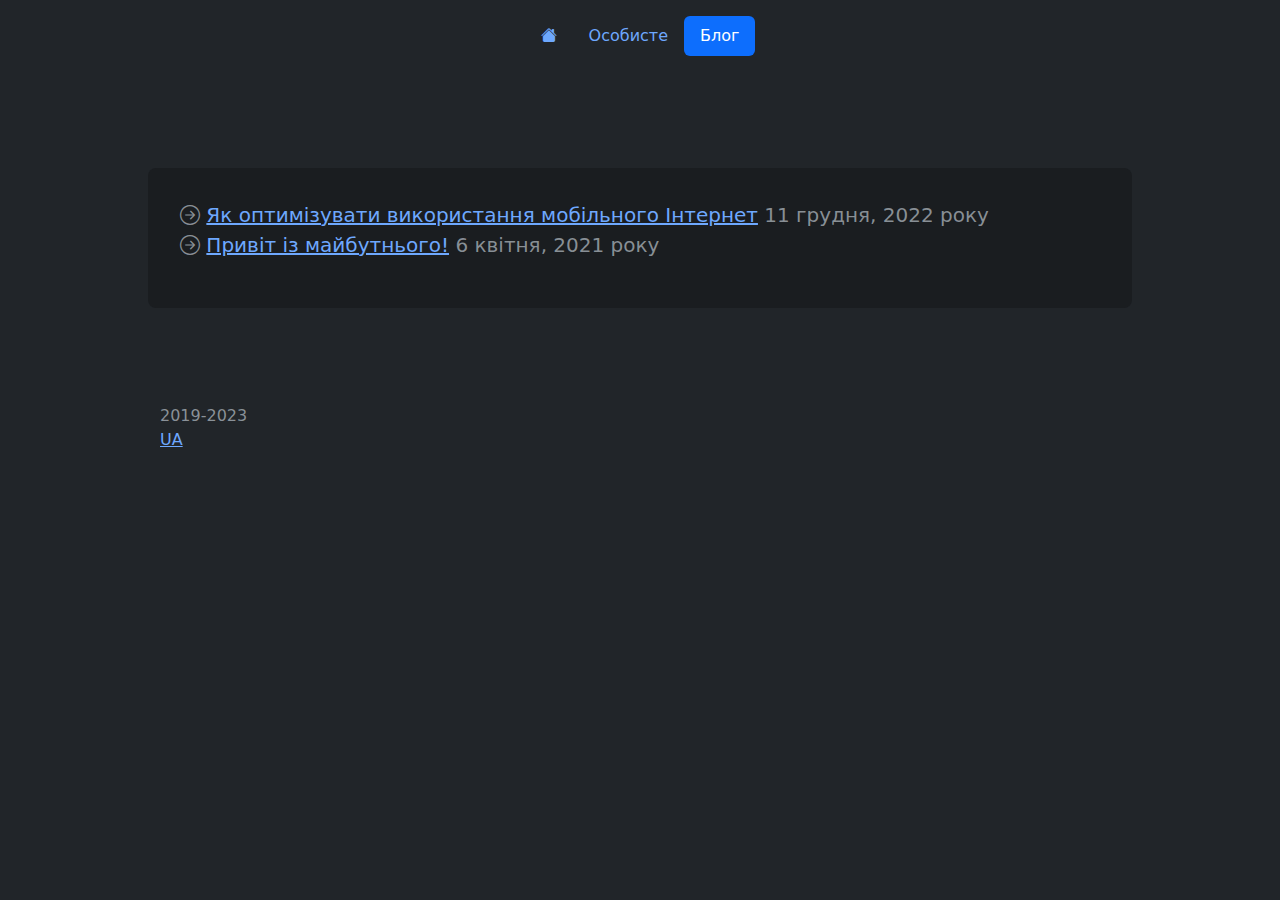
<file: ua/blog.html>
<!DOCTYPE html>
<html lang="ua" data-bs-theme="dark">
<head>
  <meta http-equiv="Content-Type" content="text/html; charset=UTF-8">
  <meta name="viewport" content="width=device-width, initial-scale=1, shrink-to-fit=no">
  <meta name="msapplication-TileColor" content="#da532c">
  <meta name="description" content="Yurii Voievodin Personal Website" />
  <meta name="keywords" content="iOS,iPadOS,macOS,tvOS,iPhone,iPad,iMac,MacBook,Developer,Swift" />

  <!-- For new browsers - multisize ico  -->
  <link rel="icon" type="image/x-icon" sizes="16x16 32x32" href="favicon.ico">
  
  <!-- For iPad with high-resolution Retina display running iOS ≥ 7: -->
  <link rel="apple-touch-icon" sizes="152x152" href="favicon-152-precomposed.png">
  
  <!-- For iPad with high-resolution Retina display running iOS ≤ 6: -->
  <link rel="apple-touch-icon" sizes="144x144" href="favicon-144-precomposed.png">
  
  <!-- For iPhone with high-resolution Retina display running iOS ≥ 7: -->
  <link rel="apple-touch-icon" sizes="120x120" href="favicon-120-precomposed.png">
  
  <!-- For iPhone with high-resolution Retina display running iOS ≤ 6: -->
  <link rel="apple-touch-icon" sizes="114x114" href="favicon-114-precomposed.png">

  <title>Блог</title>

  <link rel="stylesheet" href="/assets/application-253e2981f7f11b87d0b4e9294ab5724bd1b063fa2e79de5fbb97c21307d810cc.css" data-turbo-track="reload" />
  <script type="importmap" data-turbo-track="reload">{
  "imports": {
    "application": "/assets/application-93f0769adf92766851dac7841b1d6daaf9ca2e2f51a0eb8d627e86469c422370.js",
    "bootstrap": "https://ga.jspm.io/npm:bootstrap@5.2.0-beta1/dist/js/bootstrap.esm.js",
    "@popperjs/core": "https://ga.jspm.io/npm:@popperjs/core@2.11.5/lib/index.js",
    "jquery": "https://code.jquery.com/jquery-3.6.0.min.js"
  }
}</script>
<link rel="modulepreload" href="/assets/application-93f0769adf92766851dac7841b1d6daaf9ca2e2f51a0eb8d627e86469c422370.js">
<script src="/assets/es-module-shims.min-d89e73202ec09dede55fb74115af9c5f9f2bb965433de1c2446e1faa6dac2470.js" async="async" data-turbo-track="reload"></script>
<script type="module">import "application"</script>
</head>

<body><main><div class="container">
  <header class="d-flex justify-content-center py-3">
    <ul class="nav nav-pills">
        <a rel="nofollow" class="nav-link " href="/ua.html">
        <i class="bi bi-house-fill"></i>
</a>        <li class="nav-item"><a class="nav-link " href="/ua/personal.html">Особисте</a></li>
        <li class="nav-item"><a class="nav-link active" href="/ua/blog.html">Блог</a></li>
    </ul>
</header>
</div>


<div class="col-9 mx-auto py-md-5">

  <div class="row fs-5 p-3 mt-5 bg-dark-subtle rounded-3">
    <div class="container-fluid py-3 px-3">
        <ul class="list-unstyled">
            <li>
              <i class="bi bi-arrow-right-circle text-muted"></i>
              <a href="/ua/blog/low-data-mode.html">Як оптимізувати використання мобільного Інтернет</a>
              <span class="text-muted">11 грудня, 2022 року</span>
          </li>
          <li>
              <i class="bi bi-arrow-right-circle text-muted"></i>
              <a href="/ua/blog/feature.html">Привіт із майбутнього!</a>
              <span class="text-muted">6 квітня, 2021 року</span>
          </li>
      </ul>
  </div>
</div>

<footer class="pt-5 my-5 text-muted">
	<ul class="list-unstyled text-small">
		<li>2019-2023</li>
		<li><a href="/ua.html">UA</a></li>
	</ul>
</footer>

</div>
</main></body>
</html>
</file>
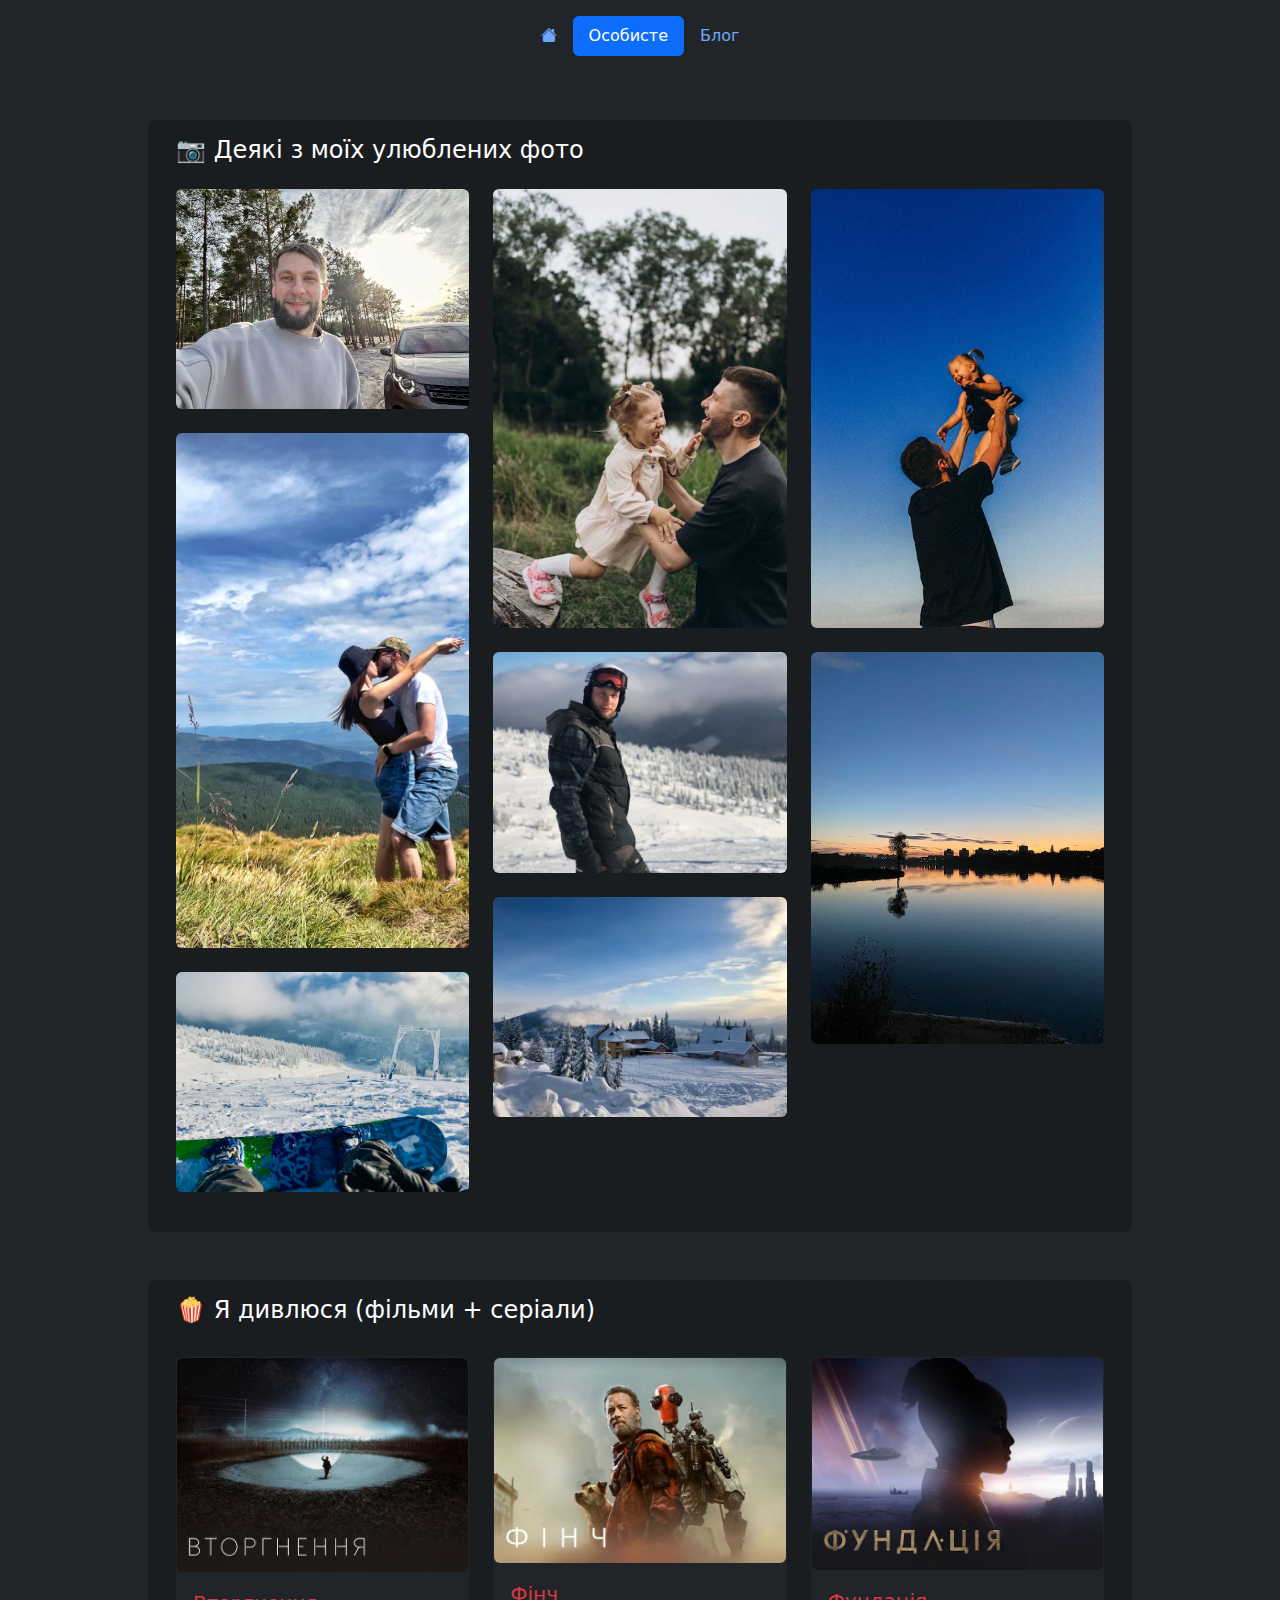
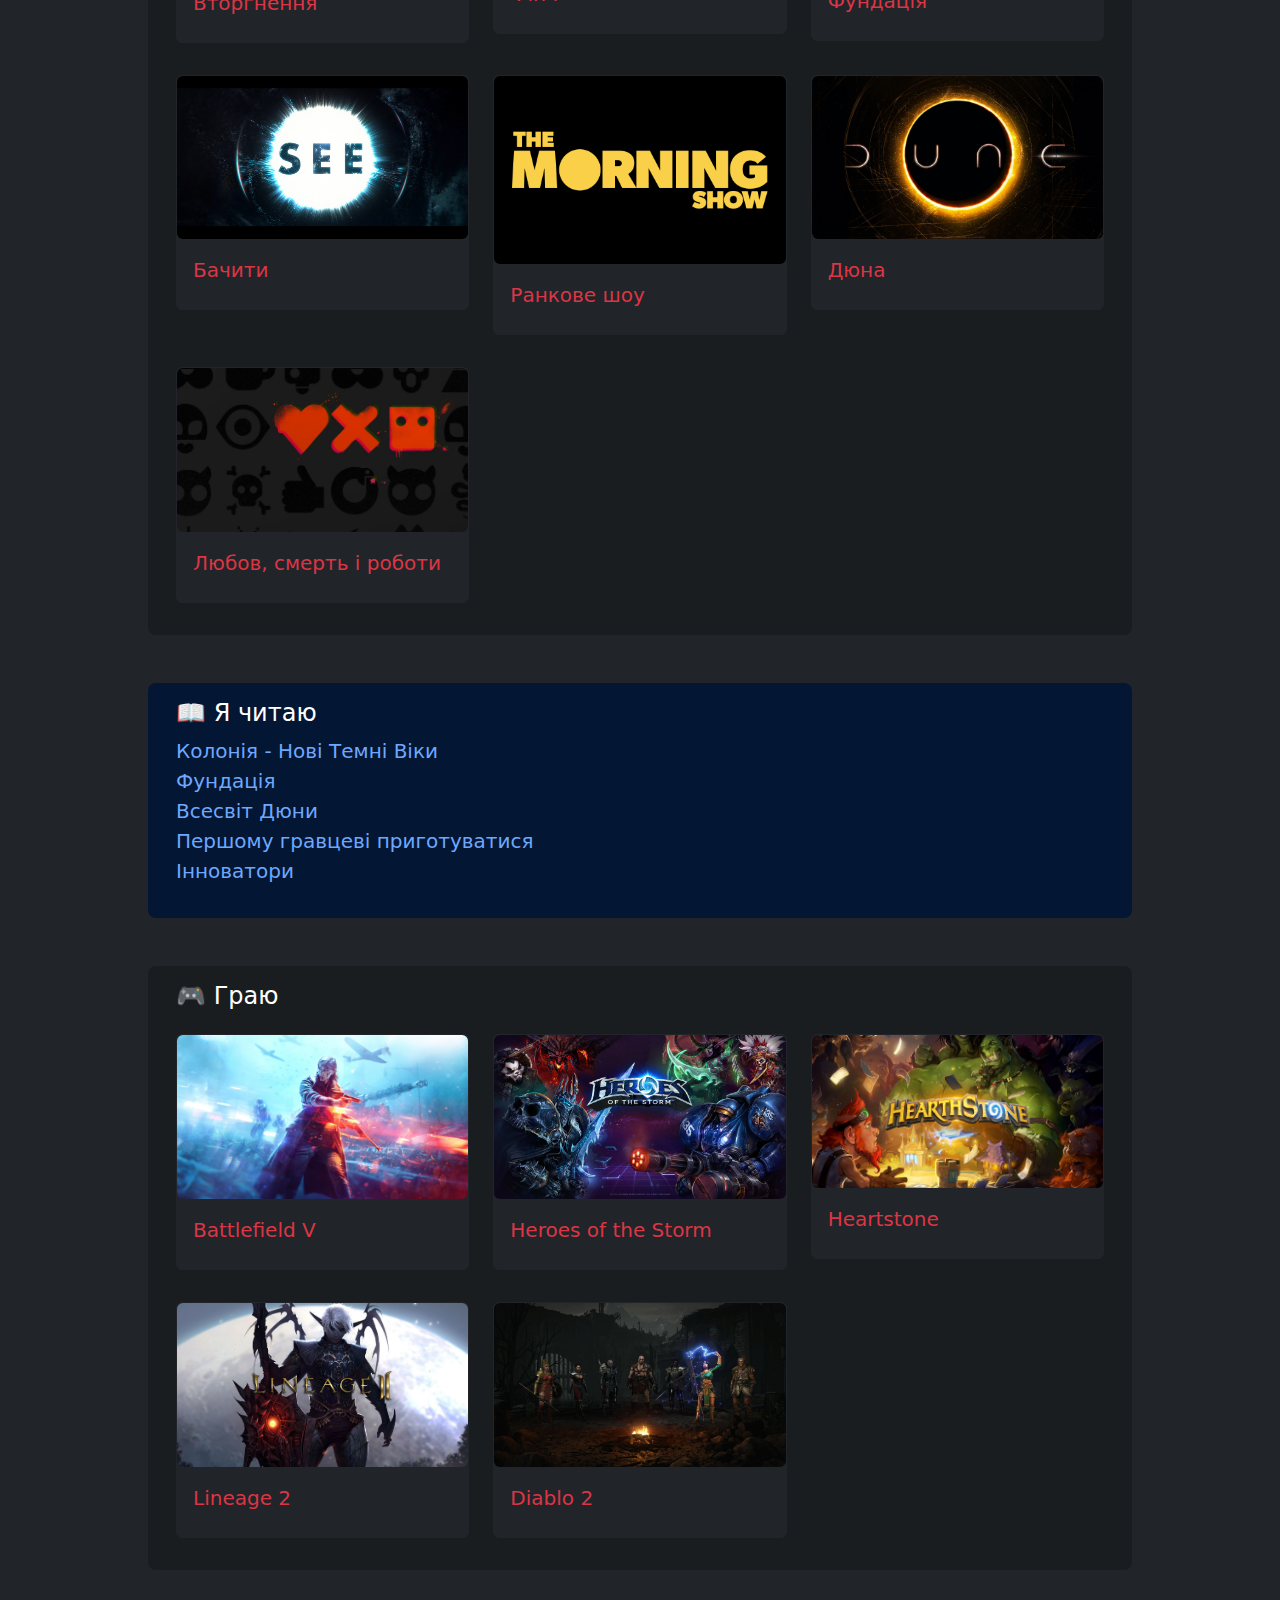
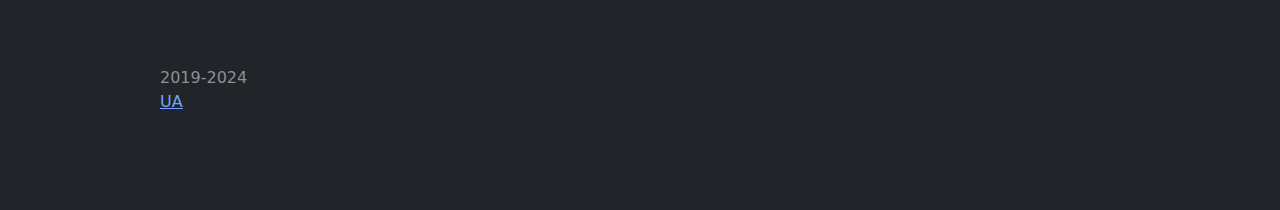
<file: ua/personal.html>
<!DOCTYPE html>
<html lang="ua" data-bs-theme="dark">
<head>
  <meta http-equiv="Content-Type" content="text/html; charset=UTF-8">
  <meta name="viewport" content="width=device-width, initial-scale=1, shrink-to-fit=no">
  <meta name="msapplication-TileColor" content="#da532c">
  <meta name="description" content="Yurii Voievodin Personal Website" />
  <meta name="keywords" content="iOS,iPadOS,macOS,tvOS,iPhone,iPad,iMac,MacBook,Developer,Swift" />

  <!-- For new browsers - multisize ico  -->
  <link rel="icon" type="image/x-icon" sizes="16x16 32x32" href="favicon.ico">
  
  <!-- For iPad with high-resolution Retina display running iOS ≥ 7: -->
  <link rel="apple-touch-icon" sizes="152x152" href="favicon-152-precomposed.png">
  
  <!-- For iPad with high-resolution Retina display running iOS ≤ 6: -->
  <link rel="apple-touch-icon" sizes="144x144" href="favicon-144-precomposed.png">
  
  <!-- For iPhone with high-resolution Retina display running iOS ≥ 7: -->
  <link rel="apple-touch-icon" sizes="120x120" href="favicon-120-precomposed.png">
  
  <!-- For iPhone with high-resolution Retina display running iOS ≤ 6: -->
  <link rel="apple-touch-icon" sizes="114x114" href="favicon-114-precomposed.png">

  <title>Юрій Воєводін - Особисте</title>

  <link rel="stylesheet" href="/assets/application-253e2981f7f11b87d0b4e9294ab5724bd1b063fa2e79de5fbb97c21307d810cc.css" data-turbo-track="reload" />
  <script type="importmap" data-turbo-track="reload">{
  "imports": {
    "application": "/assets/application-93f0769adf92766851dac7841b1d6daaf9ca2e2f51a0eb8d627e86469c422370.js",
    "bootstrap": "https://ga.jspm.io/npm:bootstrap@5.2.0-beta1/dist/js/bootstrap.esm.js",
    "@popperjs/core": "https://ga.jspm.io/npm:@popperjs/core@2.11.5/lib/index.js",
    "jquery": "https://code.jquery.com/jquery-3.6.0.min.js"
  }
}</script>
<link rel="modulepreload" href="/assets/application-93f0769adf92766851dac7841b1d6daaf9ca2e2f51a0eb8d627e86469c422370.js">
<link rel="modulepreload" href="https://ga.jspm.io/npm:bootstrap@5.2.0-beta1/dist/js/bootstrap.esm.js">
<link rel="modulepreload" href="https://ga.jspm.io/npm:@popperjs/core@2.11.5/lib/index.js">
<link rel="modulepreload" href="https://code.jquery.com/jquery-3.6.0.min.js">
<script type="module">import "application"</script>
</head>

<body><main><div class="container">
  <header class="d-flex justify-content-center py-3">
    <ul class="nav nav-pills">
        <a rel="nofollow" class="nav-link " href="/ua.html">
        <i class="bi bi-house-fill"></i>
</a>        <li class="nav-item"><a class="nav-link active" href="/ua/personal.html">Особисте</a></li>
        <li class="nav-item"><a class="nav-link " href="/ua/blog.html">Блог</a></li>
    </ul>
</header>
</div>


<div class="col-9 mx-auto py-md-5">

    <div class="row fs-5 p-3 bg-dark-subtle rounded-3">
        <div class="col">

            <h4>📷 Деякі з моїх улюблених фото</h4>

            <div class="row mt-4">
                <div class="col-lg-4 col-md-12 mb-4 mb-lg-0">

                    <img class="w-100 shadow-1-strong rounded mb-4" src="/assets/photos/10-d51ba9557758ce005ead349097c97a1f3be79c779d3c43802d99f5de17c2d023.jpeg" />
                    <img class="w-100 shadow-1-strong rounded mb-4" src="/assets/photos/11-de7df9bc64d95ab73614c9c4967e0e9b30181f7081381daaf7464f1f5c7f4b40.jpeg" />
                    <img class="w-100 shadow-1-strong rounded mb-4" src="/assets/photos/3-794e21dc48aaef93422c05e7a7a20ab3abf764c309e380fecb34437b85441087.jpeg" />

                </div>
                <div class="col-lg-4 col-md-12 mb-4 mb-lg-0">

                    <img class="w-100 shadow-1-strong rounded mb-4" src="/assets/photos/7-6feac4b826d3db147a2ad80f25f9d7c6c8bcc2baba2338dbcf8786f61d4c9eea.jpeg" />
                    <img class="w-100 shadow-1-strong rounded mb-4" src="/assets/photos/2-2c4aa6421ba255dd24b5ccbf16188a26f80da0f7632abe26768cbdbd3d7a7045.jpeg" />
                    <img class="w-100 shadow-1-strong rounded mb-4" src="/assets/photos/1-e117a4090aab8ee86689000a0d3d7f29515ef1caf8f4a46961c61cea3bbda8d8.jpeg" />

                </div>
                <div class="col-lg-4 col-md-12 mb-4 mb-lg-0">

                    <img class="w-100 shadow-1-strong rounded mb-4" src="/assets/photos/8-42c7d300db71558e73d23822d72163eaacab168b8564d557302afb5c2df12904.jpeg" />
                    <img class="w-100 shadow-1-strong rounded mb-4" src="/assets/photos/9-a01cf3da82b92ea9aad86f3586fde4990e606ad8d00e86847b43d7382d5be5c6.jpeg" />

                </div>
            </div>
        </div>
    </div>

    <div class="row fs-5 p-3 mt-5 bg-dark-subtle rounded-3" >
        <div class="container">
            <div class="row">
                <div class="col-12">
                    <h4 class="mb-3">🍿 Я дивлюся (фільми + серіали)</h4>
                </div>


                <div class="col-md-6 col-lg-4">
                    <div class="card my-3 bg-dark border-dark">
                        <div class="card-thumbnail">
                            <img class="rounded img-fluid" src="/assets/movies/Invasion-835997d3fd519e2cc9d38da176c1924f38173b2eb7ead00242c0753d5a6a9e97.jpeg" />
                        </div>
                        <div class="card-body">
                            <div class="card-title fw-light">
                                <a href="https://uk.wikipedia.org/wiki/Вторгнення_(телесеріал,_2021)" rel="nofollow" target="_blank" class="link-danger text-decoration-none">Вторгнення</a>
                            </div>
                        </div>
                    </div>
                </div>


                <div class="col-md-6 col-lg-4">
                    <div class="card my-3 bg-dark border-dark">
                        <div class="card-thumbnail">
                            <img class="rounded img-fluid" src="/assets/movies/Finch-3511f8c699ed1db8d1edeedd8b51c9032ff6fd24a9b3dfd62066ba04cffe6a9d.jpeg" />
                        </div>
                        <div class="card-body">
                            <div class="card-title fw-light">
                                <a href="https://uk.wikipedia.org/wiki/Фінч_(фільм)" rel="nofollow" target="_blank" class="link-danger text-decoration-none">Фінч</a>
                            </div>
                        </div>
                    </div>
                </div>


                <div class="col-md-6 col-lg-4">
                    <div class="card my-3 bg-dark border-dark">
                        <div class="card-thumbnail">
                            <img class="rounded img-fluid" src="/assets/movies/foundation-65e81e68d9b5178096fa2c819d9aa07ac641a87c3a377e55df382e8e27365017.jpeg" />
                        </div>
                        <div class="card-body">
                            <div class="card-title fw-light">
                                <a href="https://uk.wikipedia.org/wiki/Фундація_(телесеріал)" rel="nofollow" target="_blank" class="link-danger text-decoration-none">Фундація</a>
                            </div>
                        </div>
                    </div>
                </div>


                <div class="col-md-6 col-lg-4">
                    <div class="card my-3 bg-dark border-dark">
                        <div class="card-thumbnail">
                            <img class="rounded img-fluid" src="/assets/movies/see-c3c7a38688e311dc7cbde636c1e10f28470fd2cff46ba18f1ed5b12b39e30595.jpg" />
                        </div>
                        <div class="card-body">
                            <div class="card-title fw-light">
                                <a href="https://uk.wikipedia.org/wiki/Бачити_(телесеріал)" rel="nofollow" target="_blank" class="link-danger text-decoration-none">Бачити</a>
                            </div>
                        </div>
                    </div>
                </div>


                <div class="col-md-6 col-lg-4">
                    <div class="card my-3 bg-dark border-dark">
                        <div class="card-thumbnail">
                            <img class="rounded img-fluid" src="/assets/movies/ms-ce5744ab66297e8a7ef1292d45c7508f6e5ba140dd6c9c7c6e892326dd42c6ff.png" />
                        </div>
                        <div class="card-body">
                            <div class="card-title fw-light">
                                <a href="https://uk.wikipedia.org/wiki/Ранкове_шоу_(телесеріал)" rel="nofollow" target="_blank" class="link-danger text-decoration-none">Ранкове шоу</a>
                            </div>
                        </div>
                    </div>
                </div>


                <div class="col-md-6 col-lg-4">
                    <div class="card my-3 bg-dark border-dark">
                        <div class="card-thumbnail">
                            <img class="rounded img-fluid" src="/assets/movies/dune-aef5d8a9c5eb59b4949a912d62f188f01e8c59c79f9144aa78b08940855bf06e.jpg" />
                        </div>
                        <div class="card-body">
                            <div class="card-title fw-light">
                                <a href="https://uk.wikipedia.org/wiki/Дюна_(фільм,_2021)" rel="nofollow" target="_blank" class="link-danger text-decoration-none">Дюна</a>
                            </div>
                        </div>
                    </div>
                </div>


                <div class="col-md-6 col-lg-4">
                    <div class="card my-3 bg-dark border-dark">
                        <div class="card-thumbnail">
                            <img class="rounded img-fluid" src="/assets/movies/ldr-fa72c25954cbbec5b018319b345a2e26efabb453bd32bcd24f731bf5b60b5189.jpg" />
                        </div>
                        <div class="card-body">
                            <div class="card-title fw-light">
                                <a href="https://uk.wikipedia.org/wiki/Любов,_смерть_і_роботи" rel="nofollow" target="_blank" class="link-danger text-decoration-none">Любов, смерть і роботи</a>
                            </div>
                        </div>
                    </div>
                </div>

            </div>
        </div>
    </div>

    <div class="row fs-5 p-3 mt-5 bg-primary-subtle rounded-3">
        <div class="col">
            <h4>📖 Я читаю</h4>
            <ul class="list-unstyled">
                <li>
                    <a href="https://darkages.maxkidruk.com" rel="nofollow" target="_blank" class="text-decoration-none">Колонія - Нові Темні Віки</a>
                </li>
                <li>
                    <a href="https://uk.wikipedia.org/wiki/Фундація_(цикл_творів)" rel="nofollow" target="_blank" class="text-decoration-none">Фундація</a>
                </li>
                <li>
                    <a href="https://uk.wikipedia.org/wiki/Дюна_(франшиза)" rel="nofollow" target="_blank" class="text-decoration-none">Всесвіт Дюни</a>
                </li>
                <li>
                    <a href="https://uk.wikipedia.org/wiki/Першому_гравцеві_приготуватися" rel="nofollow" target="_blank" class="text-decoration-none">Першому гравцеві приготуватися</a>
                </li>
                <li>
                    <a href="https://uk.wikipedia.org/wiki/Інноватори_(книга)" rel="nofollow" target="_blank" class="text-decoration-none">Інноватори</a>
                </li>
            </ul>
        </div>
    </div>

    <div class="row fs-5 p-3 mt-5 bg-dark-subtle rounded-3" >
        <div class="container">
            <div class="row">
                <div class="col-12">
                    <h4>🎮 Граю</h4>
                </div>


                <div class="col-md-6 col-lg-4">
                    <div class="card my-3 bg-dark border-dark">
                        <div class="card-thumbnail">
                            <img class="rounded img-fluid" src="/assets/games/b5-70841a27159a2cca3fc726ca7442db9c69e267a3aecab6acae3c823f863f8800.jpg" />
                        </div>
                        <div class="card-body">
                            <div class="card-title fw-light">
                                <a href="https://uk.wikipedia.org/wiki/Battlefield_V" rel="nofollow" target="_blank" class="link-danger text-decoration-none">Battlefield V</a>
                            </div>
                        </div>
                    </div>
                </div>


                <div class="col-md-6 col-lg-4">
                    <div class="card my-3 bg-dark border-dark">
                        <div class="card-thumbnail">
                            <img class="rounded img-fluid" src="/assets/games/heroes_of_the_storm-f263bd95aafc08aa1164b7b404a214b9ad4a5e53eff98115d29d67325bbd266a.jpg" />
                        </div>
                        <div class="card-body">
                            <div class="card-title fw-light">
                                <a href="https://uk.wikipedia.org/wiki/Heroes_of_the_Storm" rel="nofollow" target="_blank" class="link-danger text-decoration-none">Heroes of the Storm</a>
                            </div>
                        </div>
                    </div>
                </div>


                <div class="col-md-6 col-lg-4">
                    <div class="card my-3 bg-dark border-dark">
                        <div class="card-thumbnail">
                            <img class="rounded img-fluid" src="/assets/games/heartstone-ffb0063352dcb783a6b7ee08b55ca38c0245e5d4855d7b3dd35a51fa03b0d4b0.jpg" />
                        </div>
                        <div class="card-body">
                            <div class="card-title fw-light">
                                <a href="https://playhearthstone.com/en-us" rel="nofollow" target="_blank" class="link-danger text-decoration-none">Heartstone</a>
                            </div>
                        </div>
                    </div>
                </div>


                <div class="col-md-6 col-lg-4">
                    <div class="card my-3 bg-dark border-dark">
                        <div class="card-thumbnail">
                            <img class="rounded img-fluid" src="/assets/games/l2-82d8ddccec3db4efa91d41efbe6d4082d10e808d012418520dd3b4bd22aeccf9.jpg" />
                        </div>
                        <div class="card-body">
                            <div class="card-title fw-light">
                                <a href="https://uk.wikipedia.org/wiki/Lineage_II" rel="nofollow" target="_blank" class="link-danger text-decoration-none">Lineage 2</a>
                            </div>
                        </div>
                    </div>
                </div>


                <div class="col-md-6 col-lg-4">
                    <div class="card my-3 bg-dark border-dark">
                        <div class="card-thumbnail">
                            <img class="rounded img-fluid" src="/assets/games/d2-8de9955c8b33e2acc0f89779a148bca1523de1e7c4e72de332370504f4284b21.jpg" />
                        </div>
                        <div class="card-body">
                            <div class="card-title fw-light">
                                <a href="https://uk.wikipedia.org/wiki/Diablo_II" rel="nofollow" target="_blank" class="link-danger text-decoration-none">Diablo 2</a>
                            </div>
                        </div>
                    </div>
                </div>

            </div>
        </div>
    </div>

<footer class="pt-5 my-5 text-muted">
	<ul class="list-unstyled text-small">
		<li>2019-2024</li>
		<li><a href="/ua.html">UA</a></li>
	</ul>
</footer>

</div></main></body>
</html>
</file>
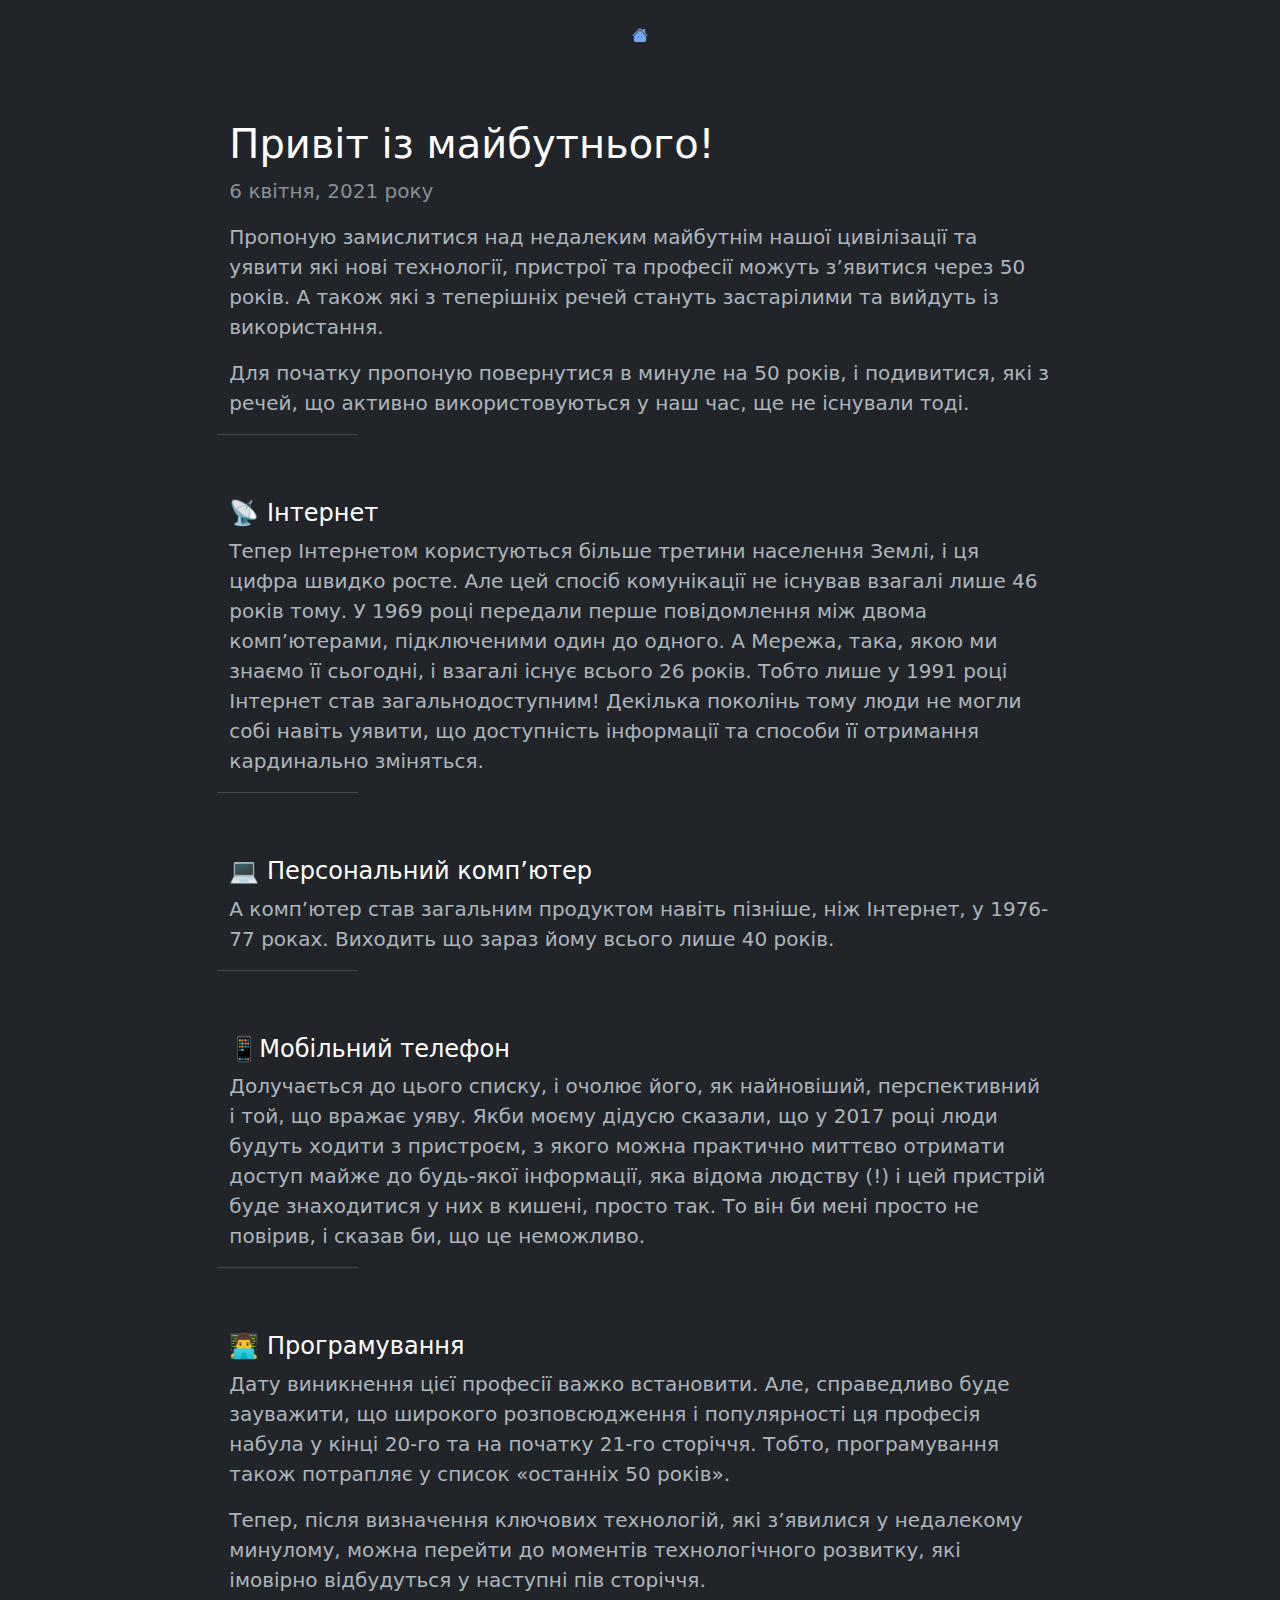
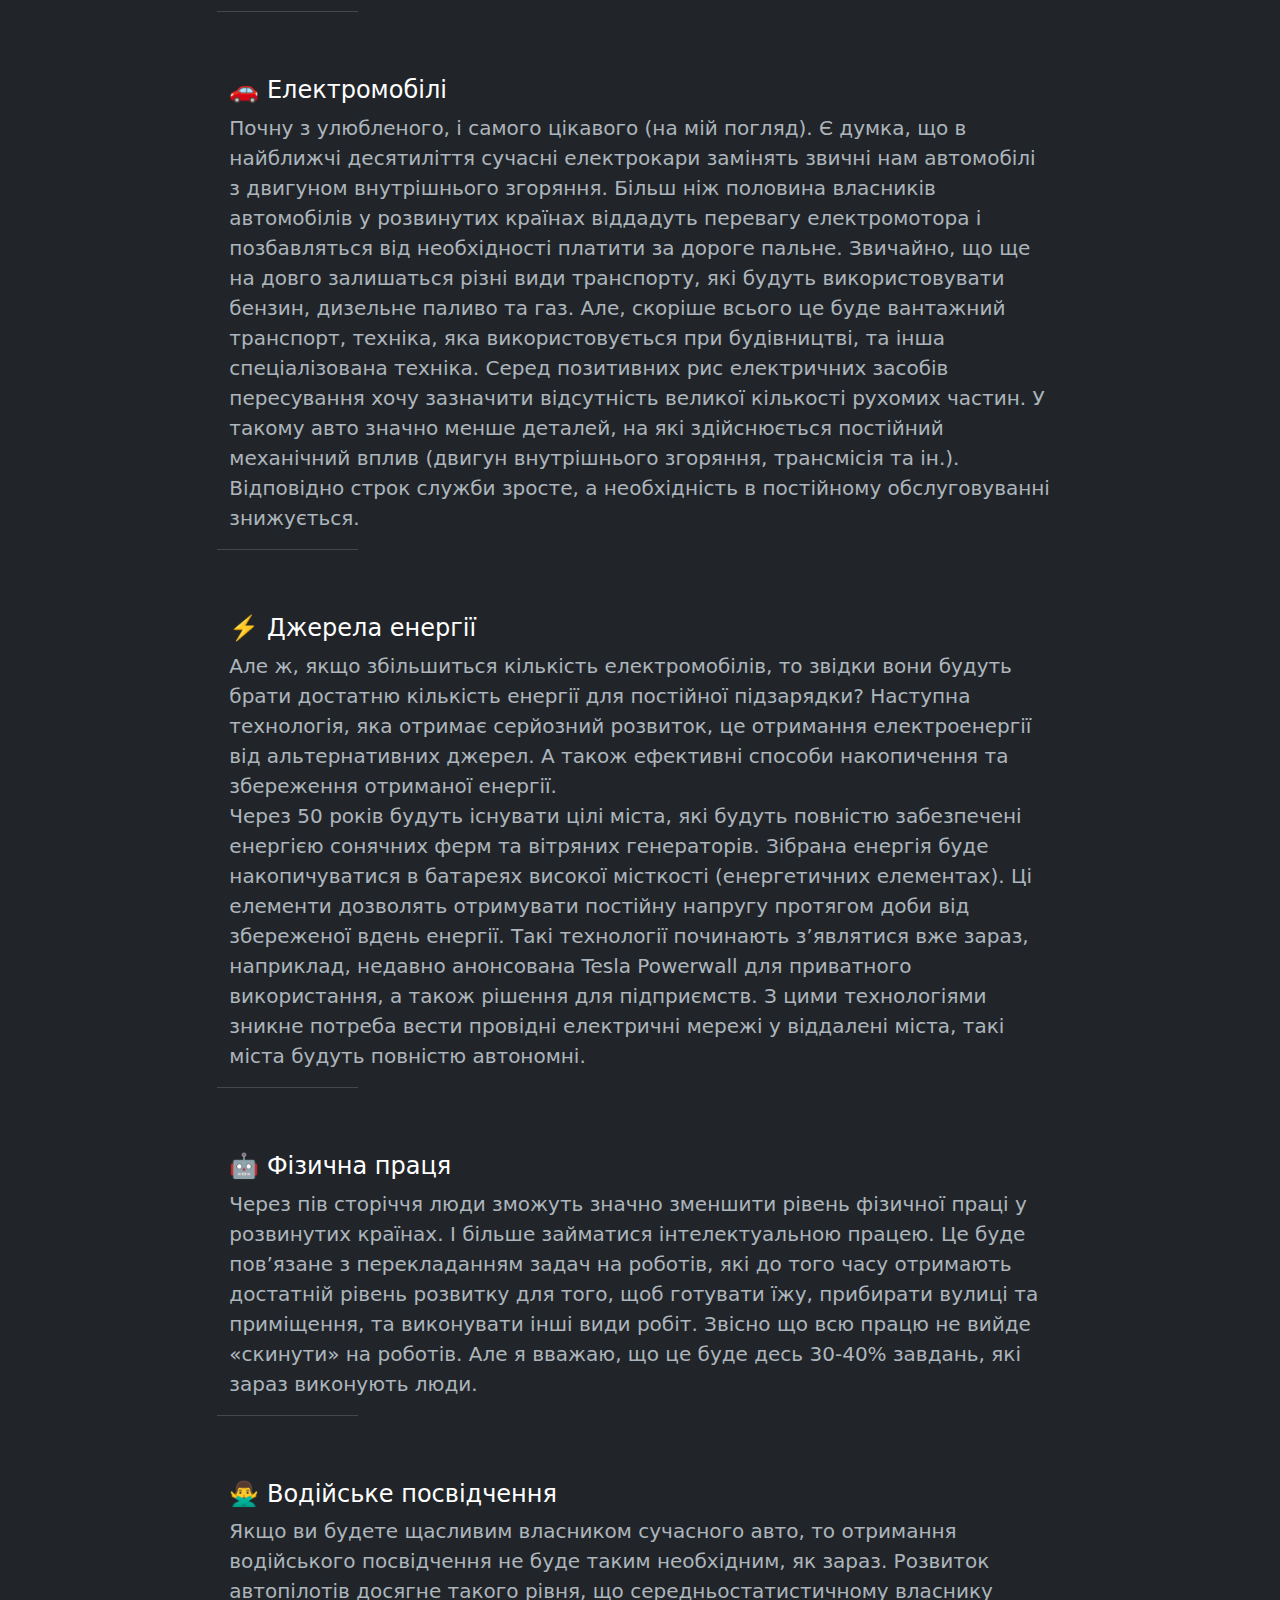
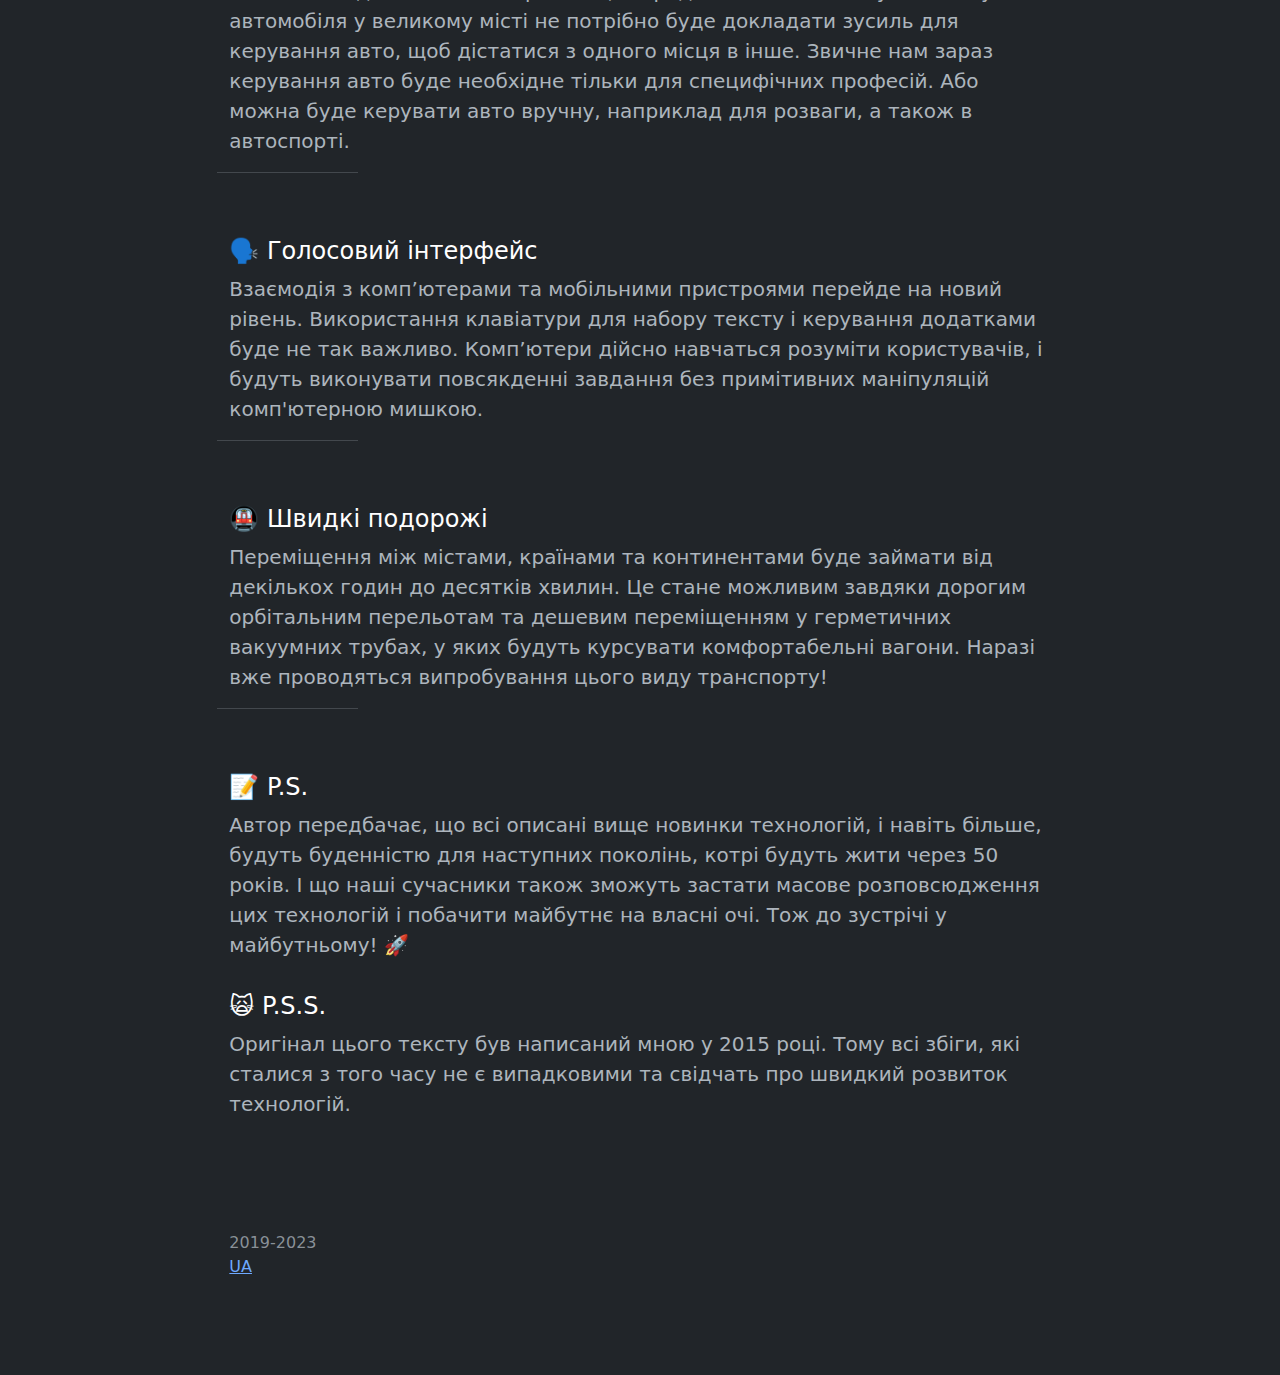
<file: ua/blog/feature.html>
<!DOCTYPE html>
<html lang="ua" data-bs-theme="dark">
<head>
  <meta http-equiv="Content-Type" content="text/html; charset=UTF-8">
  <meta name="viewport" content="width=device-width, initial-scale=1, shrink-to-fit=no">
  <meta name="msapplication-TileColor" content="#da532c">
  <meta name="description" content="Yurii Voievodin Personal Website" />
  <meta name="keywords" content="iOS,iPadOS,macOS,tvOS,iPhone,iPad,iMac,MacBook,Developer,Swift" />

  <!-- For new browsers - multisize ico  -->
  <link rel="icon" type="image/x-icon" sizes="16x16 32x32" href="favicon.ico">
  
  <!-- For iPad with high-resolution Retina display running iOS ≥ 7: -->
  <link rel="apple-touch-icon" sizes="152x152" href="favicon-152-precomposed.png">
  
  <!-- For iPad with high-resolution Retina display running iOS ≤ 6: -->
  <link rel="apple-touch-icon" sizes="144x144" href="favicon-144-precomposed.png">
  
  <!-- For iPhone with high-resolution Retina display running iOS ≥ 7: -->
  <link rel="apple-touch-icon" sizes="120x120" href="favicon-120-precomposed.png">
  
  <!-- For iPhone with high-resolution Retina display running iOS ≤ 6: -->
  <link rel="apple-touch-icon" sizes="114x114" href="favicon-114-precomposed.png">

  <title>Привіт із майбутнього!</title>

  <link rel="stylesheet" href="/assets/application-253e2981f7f11b87d0b4e9294ab5724bd1b063fa2e79de5fbb97c21307d810cc.css" data-turbo-track="reload" />
  <script type="importmap" data-turbo-track="reload">{
  "imports": {
    "application": "/assets/application-93f0769adf92766851dac7841b1d6daaf9ca2e2f51a0eb8d627e86469c422370.js",
    "bootstrap": "https://ga.jspm.io/npm:bootstrap@5.2.0-beta1/dist/js/bootstrap.esm.js",
    "@popperjs/core": "https://ga.jspm.io/npm:@popperjs/core@2.11.5/lib/index.js",
    "jquery": "https://code.jquery.com/jquery-3.6.0.min.js"
  }
}</script>
<link rel="modulepreload" href="/assets/application-93f0769adf92766851dac7841b1d6daaf9ca2e2f51a0eb8d627e86469c422370.js">
<script src="/assets/es-module-shims.min-d89e73202ec09dede55fb74115af9c5f9f2bb965433de1c2446e1faa6dac2470.js" async="async" data-turbo-track="reload"></script>
<script type="module">import "application"</script>
</head>

<body><main><div class="container">
      <header class="d-flex justify-content-center py-3">
        <ul class="nav nav-pills">
            <a rel="nofollow" class="nav-link" href="/ua.html">
                <i class="bi bi-house-fill"></i>
</a>        </ul>
    </header>
</div>


<div class="col-8 mx-auto p-3 py-md-5">

    <div class="row fs-5">
        <h1>Привіт із майбутнього!</h1>

<p class="text-muted">6 квітня, 2021 року</p>

<p>Пропоную замислитися над недалеким майбутнім нашої цивілізації та уявити які нові технології, пристрої та професії можуть з’явитися через 50 років. А також які з теперішніх речей стануть застарілими та вийдуть із використання.</p>

<p>Для початку пропоную повернутися в минуле на 50 років, і подивитися, які з речей, що активно використовуються у наш час, ще не існували тоді.<br>
<hr class="col-3 col-md-2 mb-5"></p>

<h4>📡 Інтернет</h4>

<p>Тепер Інтернетом користуються більше третини населення Землі, і ця цифра швидко росте. Але цей спосіб комунікації не існував взагалі лише 46 років тому. У 1969 році передали перше повідомлення між двома комп’ютерами, підключеними один до одного. А Мережа, така, якою ми знаємо її сьогодні, і взагалі існує всього 26 років. Тобто лише у 1991 році Інтернет став загальнодоступним! Декілька поколінь тому люди не могли собі навіть уявити, що доступність інформації та способи її отримання кардинально зміняться.<br>
<hr class="col-3 col-md-2 mb-5"></p>

<h4>💻 Персональний комп’ютер</h4>

<p>А комп’ютер став загальним продуктом навіть пізніше, ніж Інтернет, у 1976-77 роках. Виходить що зараз йому всього лише 40 років.<br>
<hr class="col-3 col-md-2 mb-5"></p>

<h4>📱Мобільний телефон</h4>

<p>Долучається до цього списку, і очолює його, як найновіший, перспективний і той, що вражає уяву. Якби моєму дідусю сказали, що у 2017 році люди будуть ходити з пристроєм, з якого можна практично миттєво отримати доступ майже до будь-якої інформації, яка відома людству (!) і цей пристрій буде знаходитися у них в кишені, просто так. То він би мені просто не повірив, і сказав би, що це неможливо.<br>
<hr class="col-3 col-md-2 mb-5"></p>

<h4>👨‍💻 Програмування</h4>

<p>Дату виникнення цієї професії важко встановити. Але, справедливо буде зауважити, що широкого розповсюдження і популярності ця професія набула у кінці 20-го та на початку 21-го сторіччя. Тобто, програмування також потрапляє у список «останніх 50 років».</p>

<p>Тепер, після визначення ключових технологій, які з’явилися у недалекому минулому, можна перейти до моментів технологічного розвитку, які імовірно відбудуться у наступні пів сторіччя.<br>
<hr class="col-3 col-md-2 mb-5"></p>

<h4>🚗 Електромобілі</h4>

<p>Почну з улюбленого, і самого цікавого (на мій погляд). Є думка, що в найближчі десятиліття сучасні електрокари замінять звичні нам автомобілі з двигуном внутрішнього згоряння. Більш ніж половина власників автомобілів у розвинутих країнах віддадуть перевагу електромотора і позбавляться від необхідності платити за дороге пальне. Звичайно, що ще на довго залишаться різні види транспорту, які будуть використовувати бензин, дизельне паливо та газ. Але, скоріше всього це буде вантажний транспорт, техніка, яка використовується при будівництві, та інша спеціалізована техніка. Серед позитивних рис електричних засобів пересування хочу зазначити відсутність великої кількості рухомих частин. У такому авто значно менше деталей, на які здійснюється постійний механічний вплив (двигун внутрішнього згоряння, трансмісія та ін.). Відповідно строк служби зросте, а необхідність в постійному обслуговуванні знижується.<br>
<hr class="col-3 col-md-2 mb-5"></p>

<h4>⚡️ Джерела енергії</h4>

<p>Але ж, якщо збільшиться кількість електромобілів, то звідки вони будуть брати достатню кількість енергії для постійної підзарядки? Наступна технологія, яка отримає серйозний розвиток, це отримання електроенергії від альтернативних джерел. А також ефективні способи накопичення та збереження отриманої енергії.<br>
Через 50 років будуть існувати цілі міста, які будуть повністю забезпечені енергією сонячних ферм та вітряних генераторів. Зібрана енергія буде накопичуватися в батареях високої місткості (енергетичних елементах). Ці елементи дозволять отримувати постійну напругу протягом доби від збереженої вдень енергії. Такі технології починають з’являтися вже зараз, наприклад, недавно анонсована Tesla Powerwall для приватного використання, а також рішення для підприємств. З цими технологіями зникне потреба вести провідні електричні мережі у віддалені міста, такі міста будуть повністю автономні.<br>
<hr class="col-3 col-md-2 mb-5"></p>

<h4>🤖  Фізична праця</h4>

<p>Через пів сторіччя люди зможуть значно зменшити рівень фізичної праці у розвинутих країнах. І більше займатися інтелектуальною працею. Це буде пов’язане з перекладанням задач на роботів, які до того часу отримають достатній рівень розвитку для того, щоб готувати їжу, прибирати вулиці та приміщення, та виконувати інші види робіт. Звісно що всю працю не вийде «скинути» на роботів. Але я вважаю, що це буде десь 30-40% завдань, які зараз виконують люди.<br>
<hr class="col-3 col-md-2 mb-5"></p>

<h4>🙅‍♂️ Водійське посвідчення</h4>

<p>Якщо ви будете щасливим власником сучасного авто, то отримання водійського посвідчення не буде таким необхідним, як зараз. Розвиток автопілотів досягне такого рівня, що середньостатистичному власнику автомобіля у великому місті не потрібно буде докладати зусиль для керування авто, щоб дістатися з одного місця в інше. Звичне нам зараз керування авто буде необхідне тільки для специфічних професій. Або можна буде керувати авто вручну, наприклад для розваги, а також в автоспорті.<br>
<hr class="col-3 col-md-2 mb-5"></p>

<h4>🗣 Голосовий інтерфейс</h4>

<p>Взаємодія з комп’ютерами та мобільними пристроями перейде на новий рівень. Використання клавіатури для набору тексту і керування додатками буде не так важливо. Комп’ютери дійсно навчаться розуміти користувачів, і будуть виконувати повсякденні завдання без примітивних маніпуляцій комп&#39;ютерною мишкою.<br>
<hr class="col-3 col-md-2 mb-5"></p>

<h4>🚇 Швидкі подорожі</h4>

<p>Переміщення між містами, країнами та континентами буде займати від декількох годин до десятків хвилин. Це стане можливим завдяки дорогим орбітальним перельотам та дешевим переміщенням у герметичних вакуумних трубах, у яких будуть курсувати комфортабельні вагони. Наразі вже проводяться випробування цього виду транспорту!<br>
<hr class="col-3 col-md-2 mb-5"></p>

<h4>📝 P.S.</h4>

<p>Автор передбачає, що всі описані вище новинки технологій, і навіть більше, будуть буденністю для наступних поколінь, котрі будуть жити через 50 років. І що наші сучасники також зможуть застати масове розповсюдження цих технологій і побачити майбутнє на власні очі. Тож до зустрічі у майбутньому! 🚀</p>

<p></p>

<h4>🙀 P.S.S.</h4>

<p>Оригінал цього тексту був написаний мною у 2015 році. Тому всі збіги, які сталися з того часу не є випадковими та свідчать про швидкий розвиток технологій.</p>

    </div>
    
    <footer class="pt-5 my-5 text-muted">
	<ul class="list-unstyled text-small">
		<li>2019-2023</li>
		<li><a href="/ua.html">UA</a></li>
	</ul>
</footer>

</div>
</main></body>
</html>
</file>
